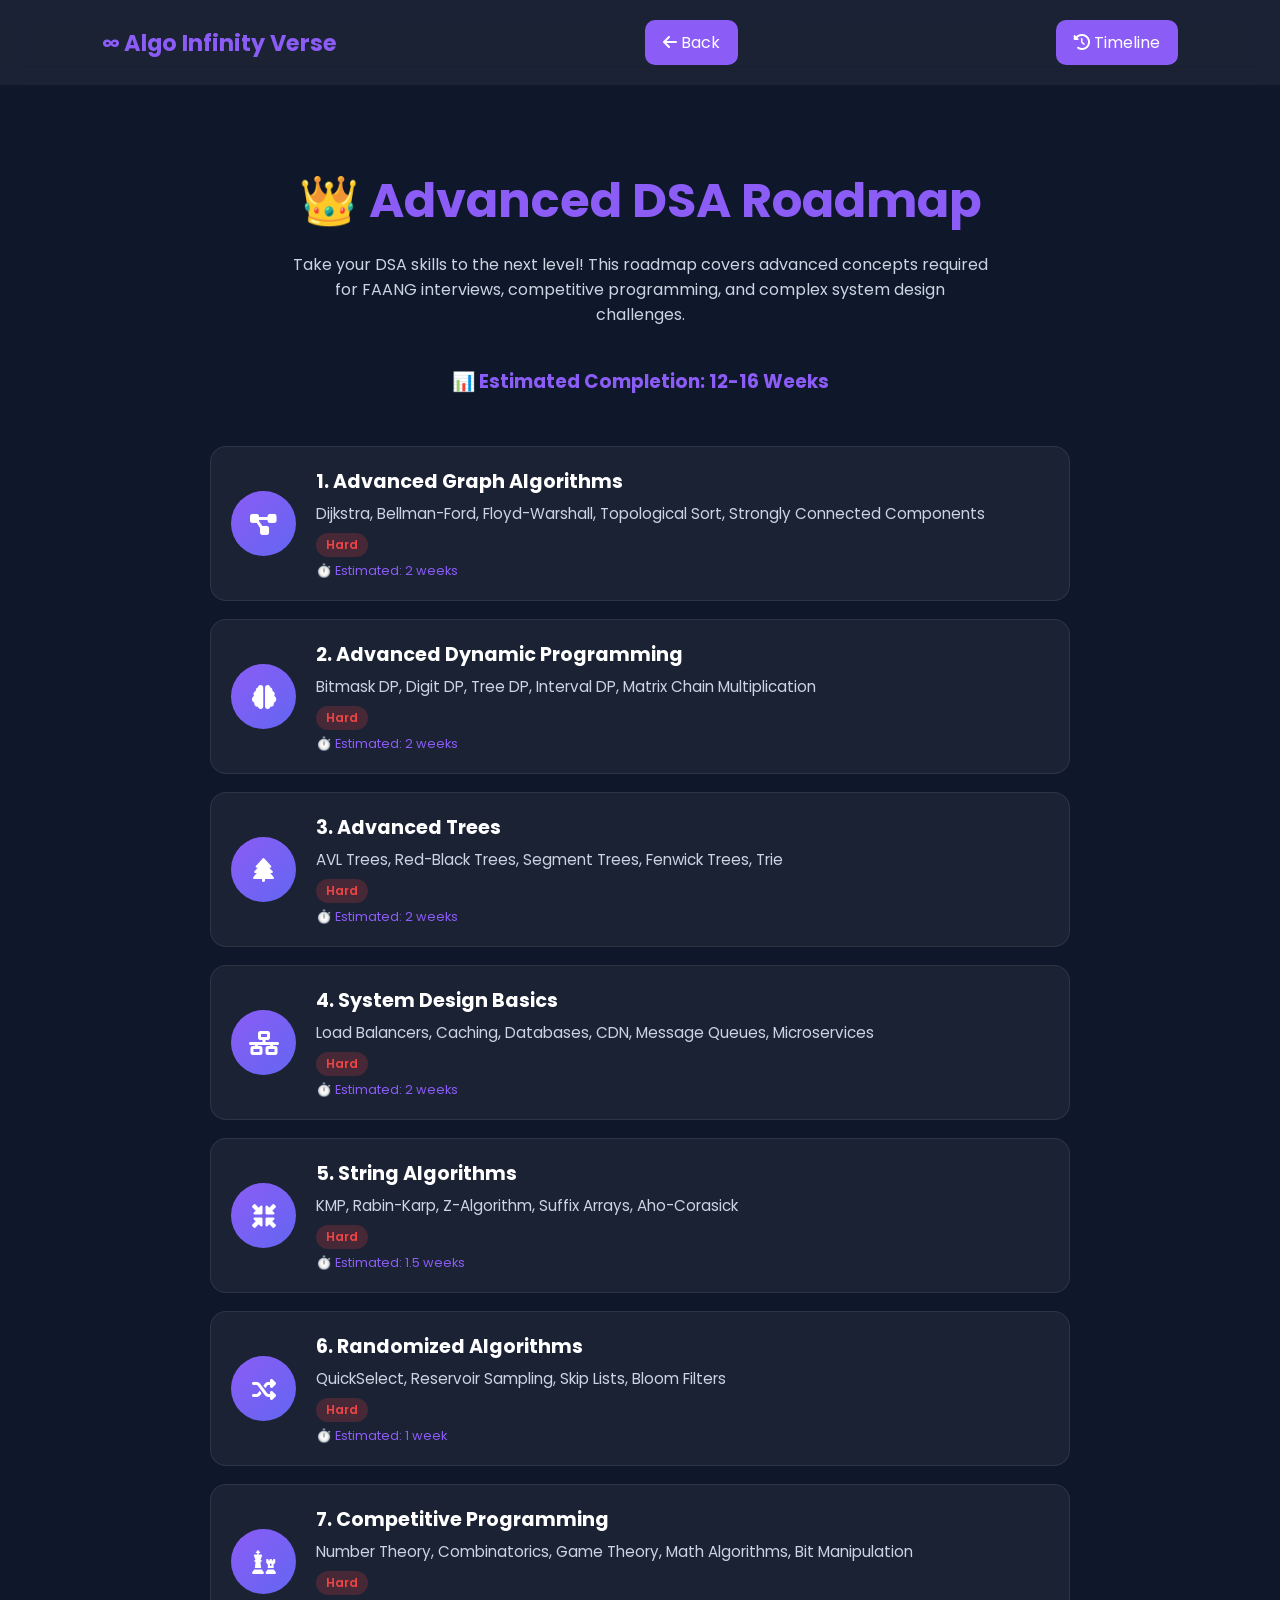
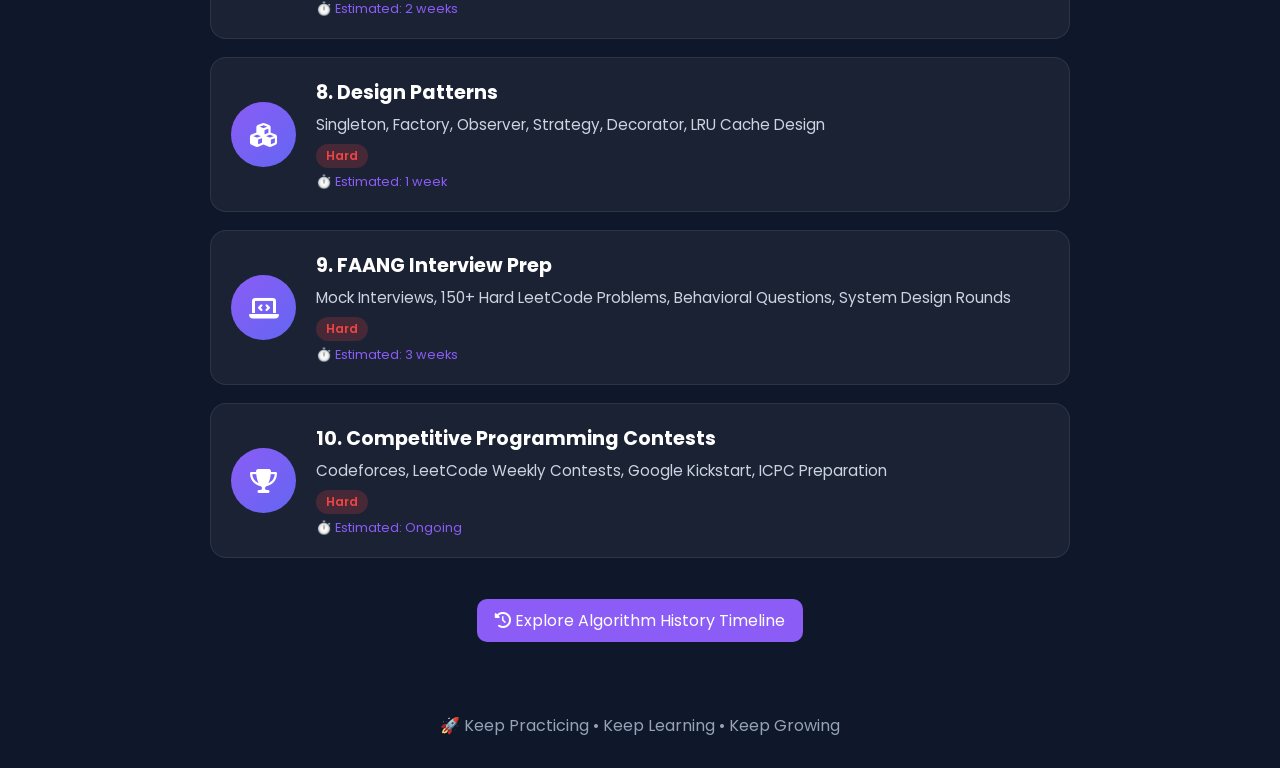
<file: advanced-roadmap.html>
<!DOCTYPE html>
<html lang="en">
<head>
<meta charset="UTF-8">
<meta name="viewport" content="width=device-width, initial-scale=1.0">
<title>Advanced DSA Roadmap | Algo Infinity Verse</title>

<link href="https://fonts.googleapis.com/css2?family=Orbitron:wght@400;700&family=Poppins:wght@300;400;500;600;700&display=swap" rel="stylesheet">
<link rel="stylesheet" href="https://cdnjs.cloudflare.com/ajax/libs/font-awesome/6.4.0/css/all.min.css">

<style>
*{
    margin:0;
    padding:0;
    box-sizing:border-box;
    font-family:'Poppins',sans-serif;
}

body{
    background:#0f172a;
    color:white;
    min-height:100vh;
}

.navbar{
    display:flex;
    justify-content:space-between;
    align-items:center;
    padding:20px 8%;
    background:rgba(255,255,255,0.05);
    backdrop-filter:blur(10px);
    position:sticky;
    top:0;
}

.logo{
    font-size:1.4rem;
    font-weight:700;
    color:#8b5cf6;
}

.back-btn{
    text-decoration:none;
    color:white;
    background:#8b5cf6;
    padding:10px 18px;
    border-radius:10px;
    transition:.3s;
}

.back-btn:hover{
    background:#7c3aed;
}

.hero{
    text-align:center;
    padding:80px 20px 40px;
}

.hero h1{
    font-size:3rem;
    margin-bottom:15px;
    color:#8b5cf6;
}

.hero p{
    max-width:700px;
    margin:auto;
    color:#cbd5e1;
}

.roadmap-container{
    max-width:900px;
    margin:50px auto;
    padding:0 20px;
}

.roadmap-item{
    display:flex;
    align-items:center;
    gap:20px;
    background:rgba(255,255,255,0.05);
    border:1px solid rgba(255,255,255,0.08);
    border-radius:16px;
    padding:20px;
    margin-bottom:18px;
    transition:.3s;
}

.roadmap-item:hover{
    transform:translateX(10px);
    border-color:#8b5cf6;
    box-shadow:0 0 20px rgba(139,92,246,.3);
}

.icon-box{
    width:65px;
    height:65px;
    border-radius:50%;
    background:linear-gradient(135deg,#8b5cf6,#6366f1);
    display:flex;
    justify-content:center;
    align-items:center;
    font-size:1.5rem;
    flex-shrink:0;
}

.content h2{
    margin-bottom:6px;
    font-size:1.2rem;
}

.content p{
    color:#cbd5e1;
    font-size:.95rem;
}

.badge{
    display:inline-block;
    padding:3px 10px;
    border-radius:20px;
    font-size:0.75rem;
    font-weight:600;
    margin-top:8px;
}

.badge-easy{ background:rgba(34,197,94,0.2); color:#22c55e; }
.badge-medium{ background:rgba(234,179,8,0.2); color:#eab308; }
.badge-hard{ background:rgba(239,68,68,0.2); color:#ef4444; }

.time-estimate{
    font-size:0.8rem;
    color:#8b5cf6;
    margin-top:5px;
}

.footer{
    text-align:center;
    padding:30px;
    color:#94a3b8;
    margin-top:50px;
}

.progress-section{
    max-width:900px;
    margin:0 auto 40px;
    padding:0 20px;
    text-align:center;
}

.progress-section h3{
    color:#8b5cf6;
    margin-bottom:10px;
}

@media(max-width:768px){
    .hero h1{ font-size:2rem; }
    .roadmap-item{
        flex-direction:column;
        text-align:center;
    }
}
</style>
</head>
<body>

<nav class="navbar">
    <div class="logo">∞ Algo Infinity Verse</div>
    <a href="index.html#roadmap" class="back-btn">
        <i class="fas fa-arrow-left"></i> Back
    </a>
    <a href="algorithm-timeline.html" class="back-btn" style="margin-left:10px;">
        <i class="fas fa-history"></i> Timeline
    </a>
</nav>

<section class="hero">
    <h1>👑 Advanced DSA Roadmap</h1>
    <p>
        Take your DSA skills to the next level! This roadmap covers 
        advanced concepts required for FAANG interviews, competitive 
        programming, and complex system design challenges.
    </p>
</section>

<div class="progress-section">
    <h3>📊 Estimated Completion: 12-16 Weeks</h3>
</div>

<section class="roadmap-container">

    <div class="roadmap-item">
        <div class="icon-box">
            <i class="fas fa-project-diagram"></i>
        </div>
        <div class="content">
            <h2>1. Advanced Graph Algorithms</h2>
            <p>Dijkstra, Bellman-Ford, Floyd-Warshall, Topological Sort, Strongly Connected Components</p>
            <span class="badge badge-hard">Hard</span>
            <div class="time-estimate">⏱️ Estimated: 2 weeks</div>
        </div>
    </div>

    <div class="roadmap-item">
        <div class="icon-box">
            <i class="fas fa-brain"></i>
        </div>
        <div class="content">
            <h2>2. Advanced Dynamic Programming</h2>
            <p>Bitmask DP, Digit DP, Tree DP, Interval DP, Matrix Chain Multiplication</p>
            <span class="badge badge-hard">Hard</span>
            <div class="time-estimate">⏱️ Estimated: 2 weeks</div>
        </div>
    </div>

    <div class="roadmap-item">
        <div class="icon-box">
            <i class="fas fa-tree"></i>
        </div>
        <div class="content">
            <h2>3. Advanced Trees</h2>
            <p>AVL Trees, Red-Black Trees, Segment Trees, Fenwick Trees, Trie</p>
            <span class="badge badge-hard">Hard</span>
            <div class="time-estimate">⏱️ Estimated: 2 weeks</div>
        </div>
    </div>

    <div class="roadmap-item">
        <div class="icon-box">
            <i class="fas fa-network-wired"></i>
        </div>
        <div class="content">
            <h2>4. System Design Basics</h2>
            <p>Load Balancers, Caching, Databases, CDN, Message Queues, Microservices</p>
            <span class="badge badge-hard">Hard</span>
            <div class="time-estimate">⏱️ Estimated: 2 weeks</div>
        </div>
    </div>

    <div class="roadmap-item">
        <div class="icon-box">
            <i class="fas fa-compress-arrows-alt"></i>
        </div>
        <div class="content">
            <h2>5. String Algorithms</h2>
            <p>KMP, Rabin-Karp, Z-Algorithm, Suffix Arrays, Aho-Corasick</p>
            <span class="badge badge-hard">Hard</span>
            <div class="time-estimate">⏱️ Estimated: 1.5 weeks</div>
        </div>
    </div>

    <div class="roadmap-item">
        <div class="icon-box">
            <i class="fas fa-random"></i>
        </div>
        <div class="content">
            <h2>6. Randomized Algorithms</h2>
            <p>QuickSelect, Reservoir Sampling, Skip Lists, Bloom Filters</p>
            <span class="badge badge-hard">Hard</span>
            <div class="time-estimate">⏱️ Estimated: 1 week</div>
        </div>
    </div>

    <div class="roadmap-item">
        <div class="icon-box">
            <i class="fas fa-chess"></i>
        </div>
        <div class="content">
            <h2>7. Competitive Programming</h2>
            <p>Number Theory, Combinatorics, Game Theory, Math Algorithms, Bit Manipulation</p>
            <span class="badge badge-hard">Hard</span>
            <div class="time-estimate">⏱️ Estimated: 2 weeks</div>
        </div>
    </div>

    <div class="roadmap-item">
        <div class="icon-box">
            <i class="fas fa-cubes"></i>
        </div>
        <div class="content">
            <h2>8. Design Patterns</h2>
            <p>Singleton, Factory, Observer, Strategy, Decorator, LRU Cache Design</p>
            <span class="badge badge-hard">Hard</span>
            <div class="time-estimate">⏱️ Estimated: 1 week</div>
        </div>
    </div>

    <div class="roadmap-item">
        <div class="icon-box">
            <i class="fas fa-laptop-code"></i>
        </div>
        <div class="content">
            <h2>9. FAANG Interview Prep</h2>
            <p>Mock Interviews, 150+ Hard LeetCode Problems, Behavioral Questions, System Design Rounds</p>
            <span class="badge badge-hard">Hard</span>
            <div class="time-estimate">⏱️ Estimated: 3 weeks</div>
        </div>
    </div>

    <div class="roadmap-item">
        <div class="icon-box">
            <i class="fas fa-trophy"></i>
        </div>
        <div class="content">
            <h2>10. Competitive Programming Contests</h2>
            <p>Codeforces, LeetCode Weekly Contests, Google Kickstart, ICPC Preparation</p>
            <span class="badge badge-hard">Hard</span>
            <div class="time-estimate">⏱️ Estimated: Ongoing</div>
        </div>
    </div>

</section>

<div style="text-align:center; margin: 2rem 0;">
    <a href="algorithm-timeline.html" class="back-btn">
        <i class="fas fa-history"></i> 
        Explore Algorithm History Timeline
    </a>
</div>

<footer class="footer">
    🚀 Keep Practicing • Keep Learning • Keep Growing
</footer>

</body>
</html>
</file>
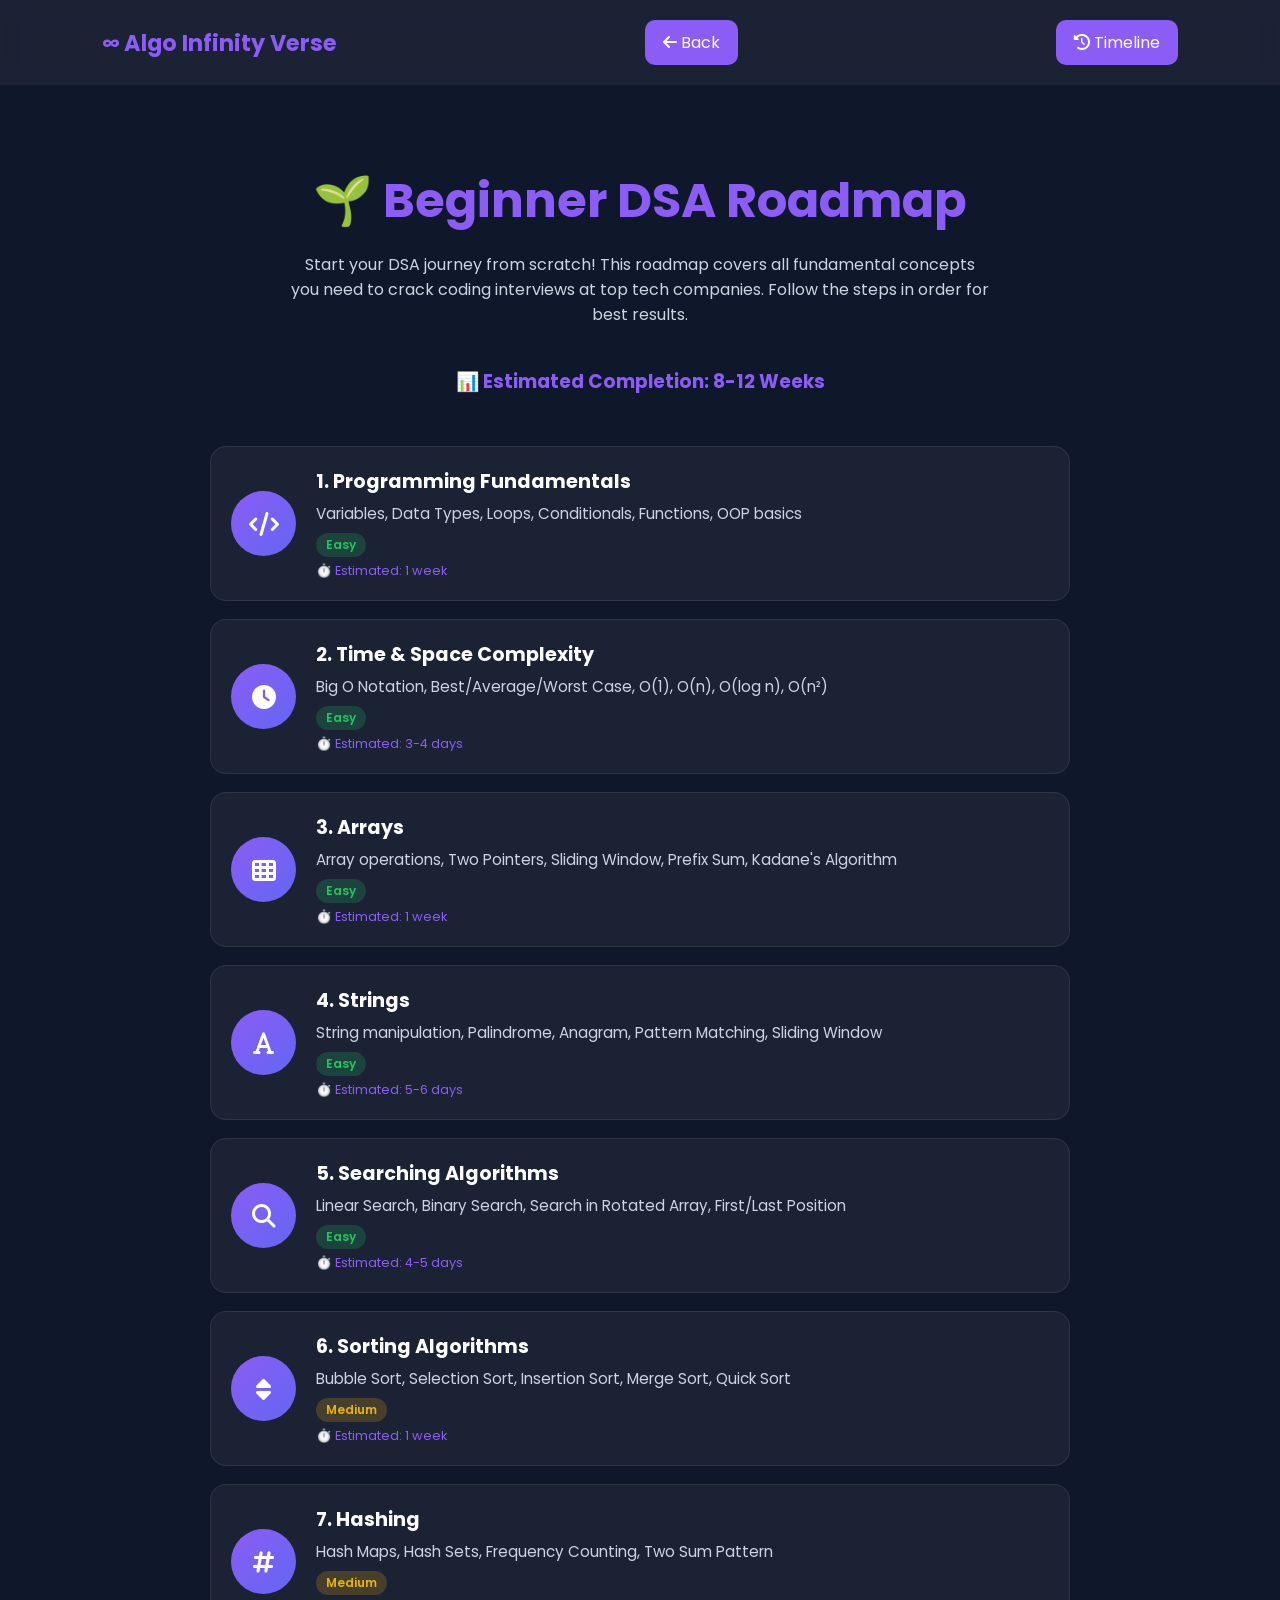
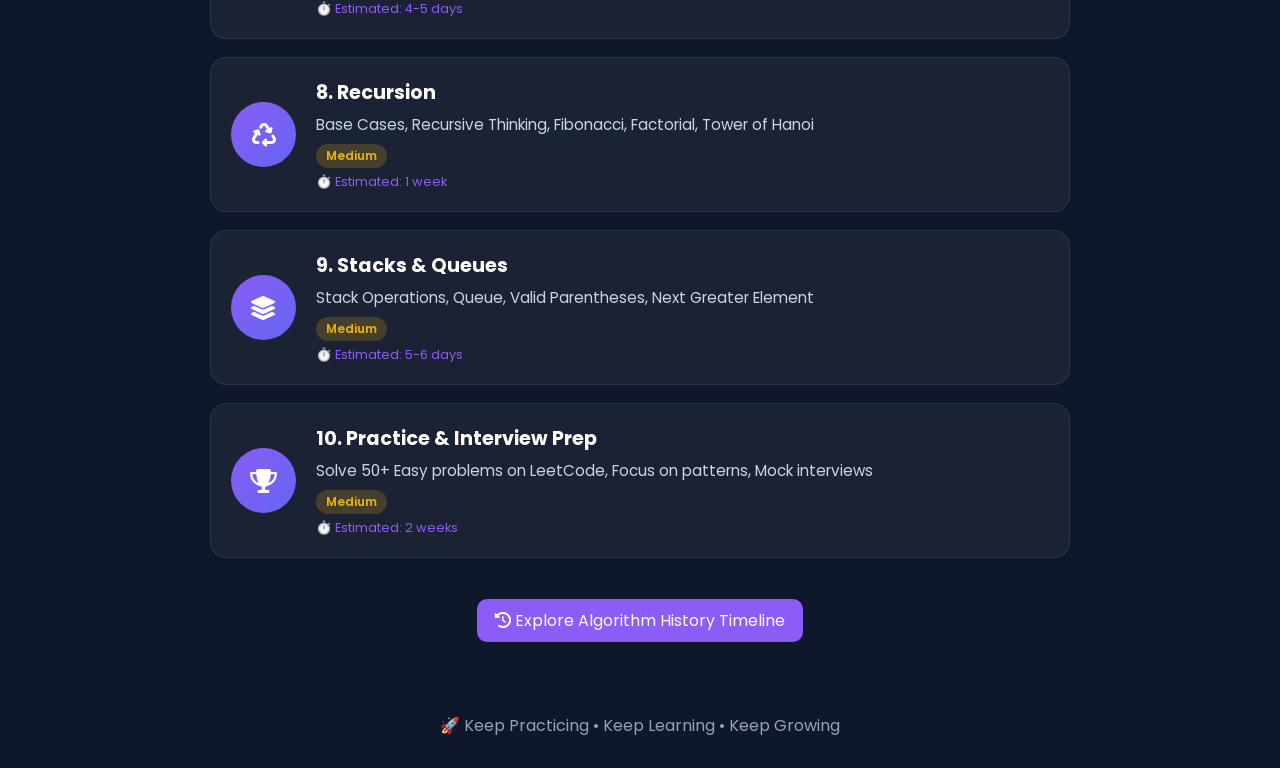
<file: beginner-roadmap.html>
<!DOCTYPE html>
<html lang="en">
<head>
<meta charset="UTF-8">
<meta name="viewport" content="width=device-width, initial-scale=1.0">
<title>Beginner DSA Roadmap | Algo Infinity Verse</title>

<link href="https://fonts.googleapis.com/css2?family=Orbitron:wght@400;700&family=Poppins:wght@300;400;500;600;700&display=swap" rel="stylesheet">
<link rel="stylesheet" href="https://cdnjs.cloudflare.com/ajax/libs/font-awesome/6.4.0/css/all.min.css">

<style>
*{
    margin:0;
    padding:0;
    box-sizing:border-box;
    font-family:'Poppins',sans-serif;
}

body{
    background:#0f172a;
    color:white;
    min-height:100vh;
}

.navbar{
    display:flex;
    justify-content:space-between;
    align-items:center;
    padding:20px 8%;
    background:rgba(255,255,255,0.05);
    backdrop-filter:blur(10px);
    position:sticky;
    top:0;
}

.logo{
    font-size:1.4rem;
    font-weight:700;
    color:#8b5cf6;
}

.back-btn{
    text-decoration:none;
    color:white;
    background:#8b5cf6;
    padding:10px 18px;
    border-radius:10px;
    transition:.3s;
}

.back-btn:hover{
    background:#7c3aed;
}

.hero{
    text-align:center;
    padding:80px 20px 40px;
}

.hero h1{
    font-size:3rem;
    margin-bottom:15px;
    color:#8b5cf6;
}

.hero p{
    max-width:700px;
    margin:auto;
    color:#cbd5e1;
}

.roadmap-container{
    max-width:900px;
    margin:50px auto;
    padding:0 20px;
}

.roadmap-item{
    display:flex;
    align-items:center;
    gap:20px;
    background:rgba(255,255,255,0.05);
    border:1px solid rgba(255,255,255,0.08);
    border-radius:16px;
    padding:20px;
    margin-bottom:18px;
    transition:.3s;
}

.roadmap-item:hover{
    transform:translateX(10px);
    border-color:#8b5cf6;
    box-shadow:0 0 20px rgba(139,92,246,.3);
}

.icon-box{
    width:65px;
    height:65px;
    border-radius:50%;
    background:linear-gradient(135deg,#8b5cf6,#6366f1);
    display:flex;
    justify-content:center;
    align-items:center;
    font-size:1.5rem;
    flex-shrink:0;
}

.content h2{
    margin-bottom:6px;
    font-size:1.2rem;
}

.content p{
    color:#cbd5e1;
    font-size:.95rem;
}

.badge{
    display:inline-block;
    padding:3px 10px;
    border-radius:20px;
    font-size:0.75rem;
    font-weight:600;
    margin-top:8px;
}

.badge-easy{ background:rgba(34,197,94,0.2); color:#22c55e; }
.badge-medium{ background:rgba(234,179,8,0.2); color:#eab308; }
.badge-hard{ background:rgba(239,68,68,0.2); color:#ef4444; }

.time-estimate{
    font-size:0.8rem;
    color:#8b5cf6;
    margin-top:5px;
}

.footer{
    text-align:center;
    padding:30px;
    color:#94a3b8;
    margin-top:50px;
}

.progress-section{
    max-width:900px;
    margin:0 auto 40px;
    padding:0 20px;
    text-align:center;
}

.progress-section h3{
    color:#8b5cf6;
    margin-bottom:10px;
}

.progress-bar-container{
    background:rgba(255,255,255,0.1);
    border-radius:10px;
    height:10px;
    overflow:hidden;
}

.progress-bar-fill{
    height:100%;
    background:linear-gradient(90deg,#8b5cf6,#6366f1);
    border-radius:10px;
    width:0%;
    transition:width 1s ease;
}

@media(max-width:768px){
    .hero h1{ font-size:2rem; }
    .roadmap-item{
        flex-direction:column;
        text-align:center;
    }
}
</style>
</head>
<body>

<nav class="navbar">
    <div class="logo">∞ Algo Infinity Verse</div>
    <a href="index.html#roadmap" class="back-btn">
        <i class="fas fa-arrow-left"></i> Back
    </a>
    <a href="algorithm-timeline.html" class="back-btn" style="margin-left:10px;">
        <i class="fas fa-history"></i> Timeline
    </a>
</nav>

<section class="hero">
    <h1>🌱 Beginner DSA Roadmap</h1>
    <p>
        Start your DSA journey from scratch! This roadmap covers 
        all fundamental concepts you need to crack coding interviews 
        at top tech companies. Follow the steps in order for best results.
    </p>
</section>

<div class="progress-section">
    <h3>📊 Estimated Completion: 8-12 Weeks</h3>
</div>

<section class="roadmap-container">

    <div class="roadmap-item">
        <div class="icon-box">
            <i class="fas fa-code"></i>
        </div>
        <div class="content">
            <h2>1. Programming Fundamentals</h2>
            <p>Variables, Data Types, Loops, Conditionals, Functions, OOP basics</p>
            <span class="badge badge-easy">Easy</span>
            <div class="time-estimate">⏱️ Estimated: 1 week</div>
        </div>
    </div>

    <div class="roadmap-item">
        <div class="icon-box">
            <i class="fas fa-clock"></i>
        </div>
        <div class="content">
            <h2>2. Time & Space Complexity</h2>
            <p>Big O Notation, Best/Average/Worst Case, O(1), O(n), O(log n), O(n²)</p>
            <span class="badge badge-easy">Easy</span>
            <div class="time-estimate">⏱️ Estimated: 3-4 days</div>
        </div>
    </div>

    <div class="roadmap-item">
        <div class="icon-box">
            <i class="fas fa-th"></i>
        </div>
        <div class="content">
            <h2>3. Arrays</h2>
            <p>Array operations, Two Pointers, Sliding Window, Prefix Sum, Kadane's Algorithm</p>
            <span class="badge badge-easy">Easy</span>
            <div class="time-estimate">⏱️ Estimated: 1 week</div>
        </div>
    </div>

    <div class="roadmap-item">
        <div class="icon-box">
            <i class="fas fa-font"></i>
        </div>
        <div class="content">
            <h2>4. Strings</h2>
            <p>String manipulation, Palindrome, Anagram, Pattern Matching, Sliding Window</p>
            <span class="badge badge-easy">Easy</span>
            <div class="time-estimate">⏱️ Estimated: 5-6 days</div>
        </div>
    </div>

    <div class="roadmap-item">
        <div class="icon-box">
            <i class="fas fa-search"></i>
        </div>
        <div class="content">
            <h2>5. Searching Algorithms</h2>
            <p>Linear Search, Binary Search, Search in Rotated Array, First/Last Position</p>
            <span class="badge badge-easy">Easy</span>
            <div class="time-estimate">⏱️ Estimated: 4-5 days</div>
        </div>
    </div>

    <div class="roadmap-item">
        <div class="icon-box">
            <i class="fas fa-sort"></i>
        </div>
        <div class="content">
            <h2>6. Sorting Algorithms</h2>
            <p>Bubble Sort, Selection Sort, Insertion Sort, Merge Sort, Quick Sort</p>
            <span class="badge badge-medium">Medium</span>
            <div class="time-estimate">⏱️ Estimated: 1 week</div>
        </div>
    </div>

    <div class="roadmap-item">
        <div class="icon-box">
            <i class="fas fa-hashtag"></i>
        </div>
        <div class="content">
            <h2>7. Hashing</h2>
            <p>Hash Maps, Hash Sets, Frequency Counting, Two Sum Pattern</p>
            <span class="badge badge-medium">Medium</span>
            <div class="time-estimate">⏱️ Estimated: 4-5 days</div>
        </div>
    </div>

    <div class="roadmap-item">
        <div class="icon-box">
            <i class="fas fa-recycle"></i>
        </div>
        <div class="content">
            <h2>8. Recursion</h2>
            <p>Base Cases, Recursive Thinking, Fibonacci, Factorial, Tower of Hanoi</p>
            <span class="badge badge-medium">Medium</span>
            <div class="time-estimate">⏱️ Estimated: 1 week</div>
        </div>
    </div>

    <div class="roadmap-item">
        <div class="icon-box">
            <i class="fas fa-layer-group"></i>
        </div>
        <div class="content">
            <h2>9. Stacks & Queues</h2>
            <p>Stack Operations, Queue, Valid Parentheses, Next Greater Element</p>
            <span class="badge badge-medium">Medium</span>
            <div class="time-estimate">⏱️ Estimated: 5-6 days</div>
        </div>
    </div>

    <div class="roadmap-item">
        <div class="icon-box">
            <i class="fas fa-trophy"></i>
        </div>
        <div class="content">
            <h2>10. Practice & Interview Prep</h2>
            <p>Solve 50+ Easy problems on LeetCode, Focus on patterns, Mock interviews</p>
            <span class="badge badge-medium">Medium</span>
            <div class="time-estimate">⏱️ Estimated: 2 weeks</div>
        </div>
    </div>

</section>

<div style="text-align:center; margin: 2rem 0;">
    <a href="algorithm-timeline.html" class="back-btn">
        <i class="fas fa-history"></i> 
        Explore Algorithm History Timeline
    </a>
</div>

<footer class="footer">
    🚀 Keep Practicing • Keep Learning • Keep Growing
</footer>

</body>
</html>
</file>
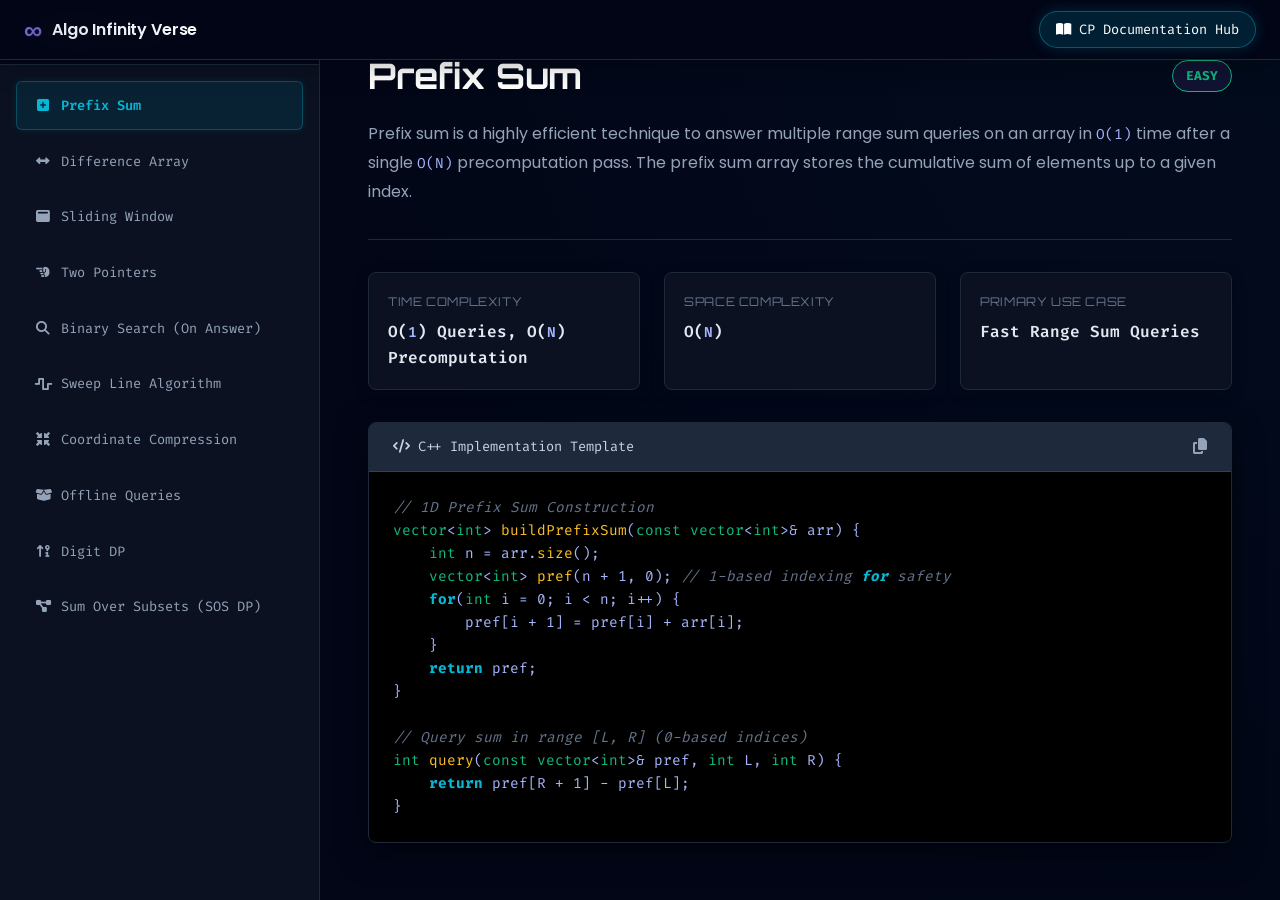
<file: cp-patterns.html>
<!doctype html>
<html lang="en">
<head>
    <meta charset="UTF-8" />
    <meta name="viewport" content="width=device-width, initial-scale=1.0" />
    <title>CP Patterns Library | Algo Infinity Verse</title>
    <meta name="description" content="Centralized learning hub for Competitive Programming patterns and algorithms." />
    
    <link href="https://fonts.googleapis.com/css2?family=Orbitron:wght@400;700;900&family=Poppins:wght@300;400;500;600;700&family=Fira+Code:wght@400;500;600&display=swap" rel="stylesheet" />
    <link rel="stylesheet" href="https://cdnjs.cloudflare.com/ajax/libs/font-awesome/6.4.0/css/all.min.css" />
    
    <link rel="stylesheet" href="styles.css" />
    <link rel="stylesheet" href="cp-patterns.css" />
</head>
<body class="cp-body">

    <nav class="navbar cp-nav">
        <div class="nav-logo">
            <span class="logo-text">∞</span>
            <span class="logo-title">Algo Infinity Verse</span>
        </div>
        <div class="engine-badge">
            <i class="fas fa-book-open"></i> CP Documentation Hub
        </div>
    </nav>

    <main class="cp-workspace">
        
        <aside class="panel-sidebar">
            <div class="sidebar-header">
                <h3><i class="fas fa-list-ul"></i> Patterns List</h3>
            </div>
            <ul class="pattern-nav" id="patternNav">
                </ul>
        </aside>

        <section class="panel-content">
            <div class="content-scroll-area">
                <div class="pattern-header">
                    <div class="title-row">
                        <h1 id="patternTitle">Select a Pattern</h1>
                        <span class="difficulty-badge" id="patternDifficulty">Medium</span>
                    </div>
                    <p class="pattern-desc" id="patternDesc">
                        Choose a competitive programming pattern from the sidebar to view its documentation, complexity analysis, and implementation template.
                    </p>
                </div>

                <div class="metrics-grid hidden" id="metricsGrid">
                    <div class="metric-card">
                        <span class="m-label">Time Complexity</span>
                        <span class="m-value" id="timeComplexity">-</span>
                    </div>
                    <div class="metric-card">
                        <span class="m-label">Space Complexity</span>
                        <span class="m-value" id="spaceComplexity">-</span>
                    </div>
                    <div class="metric-card">
                        <span class="m-label">Primary Use Case</span>
                        <span class="m-value" id="useCase">-</span>
                    </div>
                </div>

                <div class="code-section hidden" id="codeSection">
                    <div class="code-header">
                        <span><i class="fas fa-code"></i> C++ Implementation Template</span>
                        <button type="button" class="btn-copy" id="btnCopyCode" title="Copy to clipboard">
                            <i class="fas fa-copy"></i>
                        </button>
                    </div>
                    <pre><code class="language-cpp" id="codeTemplate">// Code template will appear here</code></pre>
                </div>
            </div>
        </section>

    </main>

    <script src="cp-patterns.js"></script>
</body>
</html>
</file>
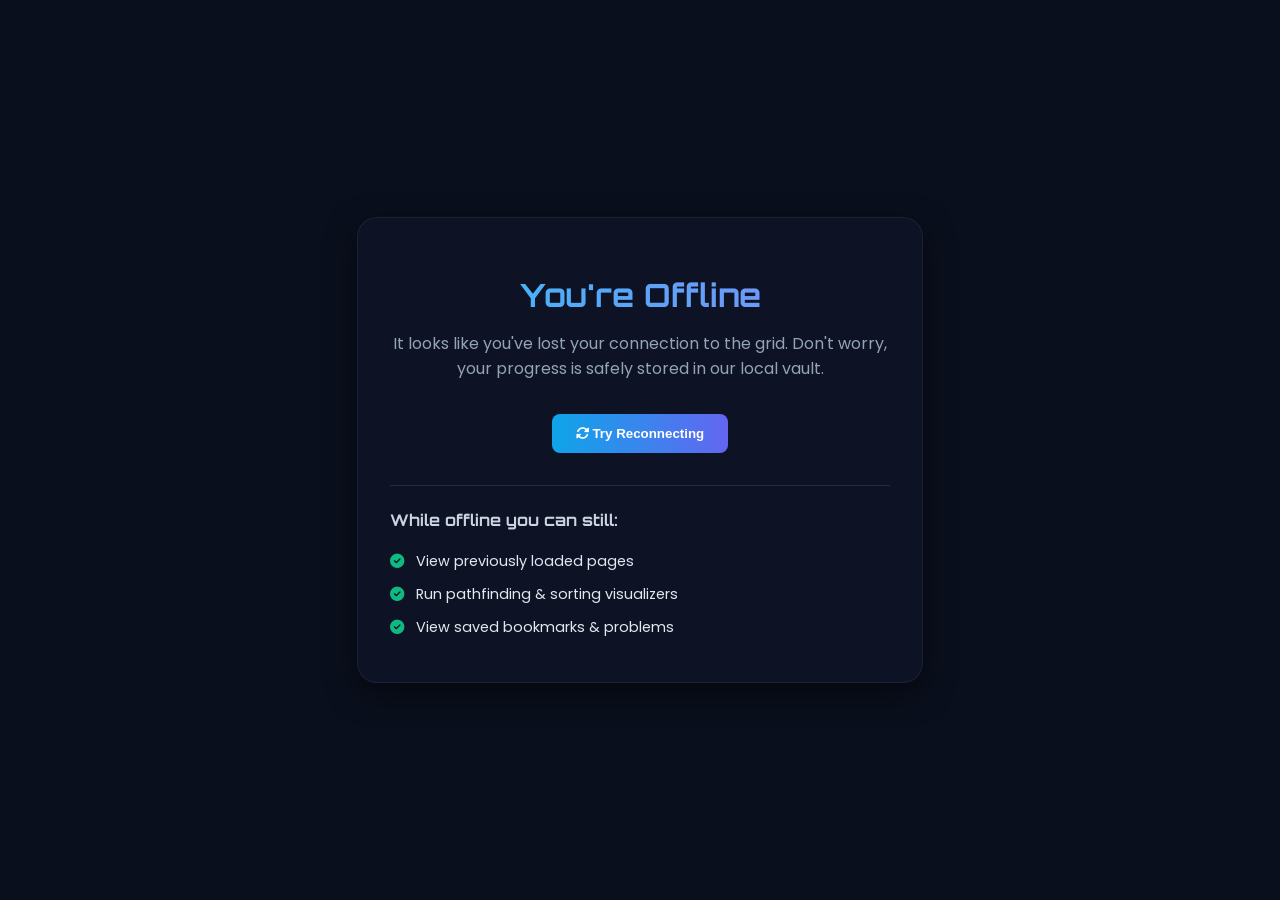
<file: offline.html>
<!DOCTYPE html>
<html lang="en">
<head>
    <meta charset="UTF-8">
    <meta name="viewport" content="width=device-width, initial-scale=1.0">
    <title>Offline | Algo Infinity Verse</title>
    <link href="https://fonts.googleapis.com/css2?family=Orbitron:wght@400;700&family=Poppins:wght@300;400;600&display=swap" rel="stylesheet">
    <link rel="stylesheet" href="https://cdnjs.cloudflare.com/ajax/libs/font-awesome/6.4.0/css/all.min.css">
    <style>
        body {
            margin: 0;
            padding: 0;
            font-family: 'Poppins', sans-serif;
            background-color: #0a0f1d;
            color: #e2e8f0;
            display: flex;
            align-items: center;
            justify-content: center;
            min-height: 100vh;
            text-align: center;
            overflow: hidden;
        }
        .offline-container {
            padding: 2rem;
            max-width: 500px;
            background: rgba(16, 23, 42, 0.6);
            border: 1px solid rgba(148, 163, 184, 0.1);
            border-radius: 20px;
            box-shadow: 0 10px 30px rgba(0, 0, 0, 0.5);
            backdrop-filter: blur(10px);
        }
        .icon {
            font-size: 5rem;
            color: #38bdf8;
            margin-bottom: 1rem;
            animation: pulse 2s infinite;
        }
        @keyframes pulse {
            0% { transform: scale(1); opacity: 1; }
            50% { transform: scale(1.1); opacity: 0.7; }
            100% { transform: scale(1); opacity: 1; }
        }
        h1 {
            font-family: 'Orbitron', sans-serif;
            font-size: 2rem;
            margin: 0 0 1rem 0;
            background: linear-gradient(to right, #38bdf8, #818cf8);
            -webkit-background-clip: text;
            -webkit-text-fill-color: transparent;
        }
        p {
            font-size: 1rem;
            color: #94a3b8;
            margin-bottom: 2rem;
            line-height: 1.6;
        }
        .btn {
            display: inline-block;
            padding: 0.75rem 1.5rem;
            background: linear-gradient(to right, #0ea5e9, #6366f1);
            color: white;
            text-decoration: none;
            border-radius: 8px;
            font-weight: 600;
            transition: all 0.3s ease;
            border: none;
            cursor: pointer;
        }
        .btn:hover {
            transform: translateY(-2px);
            box-shadow: 0 5px 15px rgba(14, 165, 233, 0.4);
        }
        .features {
            text-align: left;
            margin-top: 2rem;
            padding-top: 1.5rem;
            border-top: 1px solid rgba(255, 255, 255, 0.1);
        }
        .feature-item {
            margin-bottom: 0.75rem;
            font-size: 0.9rem;
        }
        .feature-item i {
            color: #10b981;
            margin-right: 0.5rem;
        }
    </style>
</head>
<body>
    <div class="offline-container">
        <i class="fas fa-wifi-slash icon"></i>
        <h1>You're Offline</h1>
        <p>It looks like you've lost your connection to the grid. Don't worry, your progress is safely stored in our local vault.</p>
        
        <button type="button" class="btn" onclick="window.location.reload()">
            <i class="fas fa-sync-alt"></i> Try Reconnecting
        </button>

        <div class="features">
            <h4 style="margin-top:0; color:#cbd5e1; font-family:'Orbitron', sans-serif;">While offline you can still:</h4>
            <div class="feature-item"><i class="fas fa-check-circle"></i> View previously loaded pages</div>
            <div class="feature-item"><i class="fas fa-check-circle"></i> Run pathfinding & sorting visualizers</div>
            <div class="feature-item"><i class="fas fa-check-circle"></i> View saved bookmarks & problems</div>
        </div>
    </div>
</body>
</html>
</file>
<file: styles.css>
/* ===== CSS VARIABLES ===== */
:root {
  /* Colors */
  --primary: #7c3aed;
  --primary-rgb: 124, 58, 237;
  --primary-light: #a78bfa;
  --secondary: #3b82f6;
  --accent: #06b6d4;
  --dark-bg: #0a0a1a;
  --dark-surface: #1a1a3e;
  --dark-card: #252550;
  --text-primary: #ffffff;
  --text-secondary: #a1a1aa;
  --gradient-1: linear-gradient(135deg, #667eea 0%, #764ba2 100%);
  --gradient-2: linear-gradient(135deg, #f093fb 0%, #f5576c 100%);
  --gradient-3: linear-gradient(135deg, #4facfe 0%, #00f2fe 100%);
  --gradient-4: linear-gradient(135deg, #43e97b 0%, #38f9d7 100%);
  --glass-bg: rgba(255, 255, 255, 0.05);
  --glass-border: rgba(255, 255, 255, 0.1);
  --glass-shadow: 0 8px 32px 0 rgba(31, 38, 135, 0.37);
}

/* ===== GLOBAL STYLES ===== */
* {
  margin: 0;
  padding: 0;
  box-sizing: border-box;
}

html {
  scroll-behavior: smooth;
  /* Offset anchor-link scroll targets so they clear the fixed navbar */
  scroll-padding-top: 72px;
}

body {
  font-family: "Poppins", sans-serif;
  background: var(--dark-bg);
  color: var(--text-primary);
  line-height: 1.6;
  overflow-x: hidden;
  width: 100%;
  max-width: 100%;
  margin: 0;
  padding: 0;
}

.hidden {
  display: none !important;
}

.visually-hidden {
  position: absolute !important;
  width: 1px !important;
  height: 1px !important;
  padding: 0 !important;
  margin: -1px !important;
  overflow: hidden !important;
  clip: rect(0, 0, 0, 0) !important;
  white-space: nowrap !important;
  border: 0 !important;
}

/* ===== ACCESSIBILITY FOCUS STATES ===== */
:focus-visible,
.focus-visible {
  outline: 2px solid var(--accent) !important;
  outline-offset: 2px !important;
  box-shadow: 0 0 0 4px rgba(6, 182, 212, 0.3) !important;
  border-radius: 4px;
}

/* ===== LOADING SCREEN ===== */
#loading-screen {
  position: fixed;
  top: 0;
  left: 0;
  width: 100%;
  height: 100%;
  background: var(--dark-bg, #0a0a0a);
  z-index: 10001;
  display: flex;
  justify-content: center;
  align-items: center;
  transition:
    opacity 0.5s ease,
    visibility 0.5s ease;
}

#loading-screen.hidden {
  opacity: 0;
  visibility: hidden;
  pointer-events: none;
}

.loader {
  text-align: center;
}

.big-box {
  transition: transform 0.3s ease-in-out;
}

.big-box:hover {
  transform: scale(1.05);
}

#profile .big-box:hover {
  transform: none;
}


.infinity-loader {
  font-size: 6rem;
  font-weight: 900;
  background: var(
    --gradient-1,
    linear-gradient(135deg, #667eea 0%, #764ba2 100%)
  );
  -webkit-background-clip: text;
  background-clip: text;
  -webkit-text-fill-color: transparent;
  animation: pulse 2s infinite;
}

@keyframes pulse {
  0%,
  100% {
    transform: scale(1);
  }
  50% {
    transform: scale(1.05);
  }
}

.loading-bar {
  width: 300px;
  height: 6px;
  background: var(--dark-card, #1a1a1a);
  border-radius: 3px;
  margin: 20px auto;
  overflow: hidden;
}

.loading-progress {
  height: 100%;
  background: var(
    --gradient-1,
    linear-gradient(135deg, #667eea 0%, #764ba2 100%)
  );
  width: 0%;
  animation: loadProgress 2s ease-in-out forwards;
}

@keyframes loadProgress {
  0% {
    width: 0%;
  }
  100% {
    width: 100%;
  }
}

.loading-text {
  color: var(--text-secondary, #888);
  font-size: 0.9rem;
  margin-top: 10px;
  animation: textPulse 1.5s ease-in-out infinite;
}

@keyframes textPulse {
  0%,
  100% {
    opacity: 0.6;
  }
  50% {
    opacity: 1;
  }
}

@media (prefers-reduced-motion: reduce) {
  #loading-screen {
    transition: none;
  }

  .infinity-loader {
    animation: none;
  }

  .loading-progress {
    animation: none;
    width: 100%;
  }

  .big-box {
    transition: none;
  }

  .big-box:hover {
    transform: none;
  }

  .loading-text {
    animation: none;
  }
}

@media (max-width: 768px) {
  .infinity-loader {
    font-size: 4rem;
  }

  .loading-bar {
    width: 200px;
  }
}

@media (max-width: 480px) {
  .infinity-loader {
    font-size: 3rem;
  }

  .loading-bar {
    width: 150px;
  }
}

/* ===== SCROLL TO TOP ===== */
.scroll-top-btn {
  position: fixed;
  bottom: 30px;
  right: 30px;
  width: 50px;
  height: 50px;
  border-radius: 50%;
  background: var(--gradient-1);
  border: none;
  color: white;
  font-size: 1.2rem;
  cursor: pointer;
  opacity: 0;
  pointer-events: none;
  transition: all 0.3s ease;
  z-index: 1000;
  box-shadow: var(--glass-shadow);
}

.scroll-top-btn.visible {
  opacity: 1;
  pointer-events: all;
}

.scroll-top-btn:hover {
  transform: translateY(-5px);
}

/* Did You Know? Facts Section */
.facts-card {
  background: linear-gradient(
    135deg,
    rgba(124, 58, 237, 0.08),
    rgba(59, 130, 246, 0.08)
  );
  border: 1px solid rgba(124, 58, 237, 0.15);
  border-radius: 16px;
  padding: 1.5rem 2rem;
  margin: 1.5rem 0;
  transition: all 0.3s ease;
}

.facts-card:hover {
  transform: translateY(-2px);
  box-shadow: 0 8px 30px rgba(124, 58, 237, 0.1);
}

.facts-header {
  display: flex;
  justify-content: space-between;
  align-items: center;
  margin-bottom: 0.75rem;
}

.facts-title {
  display: flex;
  align-items: center;
  gap: 0.5rem;
}

.facts-icon {
  font-size: 1.5rem;
}

.facts-title h3 {
  font-size: 1.1rem;
  font-weight: 700;
  color: var(--text-primary);
  margin: 0;
}

.facts-btn {
  padding: 0.4rem 1.2rem;
  background: linear-gradient(135deg, #7c3aed, #6d28d9);
  color: white;
  border: none;
  border-radius: 20px;
  cursor: pointer;
  font-size: 0.8rem;
  font-weight: 600;
  transition: all 0.3s ease;
  white-space: nowrap;
}

.facts-btn:hover {
  transform: scale(1.05);
  box-shadow: 0 4px 15px rgba(124, 58, 237, 0.4);
}

.facts-content {
  padding: 0.5rem 0;
}

.fact-text {
  font-size: 1.1rem;
  line-height: 1.6;
  color: var(--text-primary);
  margin: 0 0 0.75rem 0;
  min-height: 3.2rem;
}

.facts-footer {
  display: flex;
  justify-content: space-between;
  align-items: center;
  font-size: 0.8rem;
  color: var(--text-secondary);
  opacity: 0.7;
  border-top: 1px solid rgba(124, 58, 237, 0.1);
  padding-top: 0.75rem;
}

.facts-counter {
  background: rgba(124, 58, 237, 0.1);
  padding: 0.2rem 0.8rem;
  border-radius: 12px;
  font-weight: 600;
  font-size: 0.7rem;
  color: #7c3aed;
}

/* Dark Mode Support */
.dark .facts-card {
  background: linear-gradient(
    135deg,
    rgba(124, 58, 237, 0.15),
    rgba(59, 130, 246, 0.1)
  );
  border-color: rgba(124, 58, 237, 0.25);
}

.dark .facts-btn {
  background: linear-gradient(135deg, #7c3aed, #5b21b6);
}

.dark .facts-counter {
  background: rgba(124, 58, 237, 0.2);
  color: #8b5cf6;
}

/* Responsive */
@media (max-width: 600px) {
  .facts-card {
    padding: 1rem 1.25rem;
  }

  .facts-header {
    flex-direction: column;
    align-items: flex-start;
    gap: 0.5rem;
  }

  .facts-btn {
    align-self: flex-start;
    font-size: 0.7rem;
    padding: 0.3rem 1rem;
  }

  .fact-text {
    font-size: 0.95rem;
  }

  .facts-footer {
    flex-direction: column;
    align-items: flex-start;
    gap: 0.3rem;
  }
}

/* ===== AUTHENTICATION ===== */
.auth-page {
  height: 100vh;
  display: grid;
  place-items: center;
  padding: 1rem;
  background:
    radial-gradient(
      circle at top left,
      rgba(6, 182, 212, 0.18),
      transparent 34rem
    ),
    radial-gradient(
      circle at bottom right,
      rgba(124, 58, 237, 0.2),
      transparent 32rem
    ),
    var(--dark-bg);
}

.auth-panel {
  width: min(100%, 420px);
  padding: 1.5rem;
  border-radius: 8px;
}

.auth-brand {
  text-align: center;
  margin-bottom: 1rem;
}

body[data-page="login"],
body[data-page="signup"] {
  overflow: hidden;
}

body[data-page="signup"] .auth-panel {
  padding: 1rem;
}

body[data-page="signup"] .auth-brand {
  margin-bottom: 0.5rem;
}

body[data-page="signup"] .auth-brand p {
  display: none;
}

body[data-page="signup"] .auth-mark {
  width: 36px;
  height: 36px;
  margin-bottom: 0.4rem;
  font-size: 1.5rem;
}

body[data-page="signup"] .auth-brand h1 {
  margin-bottom: 0;
}

body[data-page="signup"] .auth-form {
  gap: 0.5rem;
}

body[data-page="signup"] .form-group {
  gap: 0.2rem;
}

body[data-page="signup"] .form-group input {
  min-height: 36px;
  padding: 0.35rem 0.7rem;
}

body[data-page="signup"] .auth-submit {
  min-height: 36px;
}

body[data-page="signup"] .password-meter {
  height: 4px;
}

body[data-page="signup"] .auth-divider {
  margin: 0.4rem 0;
  gap: 0.5rem;
}

body[data-page="signup"] .google-btn {
  padding: 0.5rem 1.5rem;
}

body[data-page="signup"] .auth-switch {
  margin-top: 0.4rem;
}

.auth-mark {
  display: inline-grid;
  place-items: center;
  width: 48px;
  height: 48px;
  margin-bottom: 0.75rem;
  border-radius: 50%;
  background: var(--gradient-1);
  color: white;
  font-family: "Orbitron", sans-serif;
  font-size: 2rem;
  font-weight: 900;
}

.auth-brand h1 {
  font-family: "Orbitron", sans-serif;
  font-size: 1.5rem;
  margin-bottom: 0.3rem;
}

.auth-brand p,
.auth-switch,
.form-group small {
  color: var(--text-secondary);
}

.auth-form {
  display: grid;
  gap: 0.75rem;
}

.form-group {
  display: grid;
  gap: 0.45rem;
}

.form-group label {
  font-weight: 600;
  color: var(--text-primary);
}

.form-group input {
  width: 100%;
  min-height: 40px;
  border: 1px solid var(--glass-border);
  border-radius: 8px;
  background: rgba(255, 255, 255, 0.07);
  color: var(--text-primary);
  font: inherit;
  padding: 0.5rem 0.8rem;
  outline: none;
}

.form-group input:focus {
  border-color: var(--primary-light);
  box-shadow: 0 0 0 3px rgba(124, 58, 237, 0.22);
}

.auth-submit {
  width: 100%;
  justify-content: center;
  min-height: 42px;
}

.auth-submit[data-loading="true"] {
  opacity: 0.75;
  cursor: wait;
}

.auth-message {
  min-height: 1.4rem;
  font-size: 0.94rem;
}

.auth-message.error {
  color: #fca5a5;
}

.auth-message.success {
  color: #86efac;
}

.auth-message.info {
  color: var(--text-secondary);
}

.auth-switch {
  margin-top: 0.75rem;
  text-align: center;
}

.auth-switch a {
  color: var(--primary-light);
  font-weight: 600;
}

.password-meter {
  height: 6px;
  overflow: hidden;
  border-radius: 999px;
  background: rgba(255, 255, 255, 0.1);
}

.password-meter span {
  display: block;
  width: 0;
  height: 100%;
  background: #ef4444;
  transition:
    width 0.2s ease,
    background 0.2s ease;
}

.password-meter[data-score="1"] span {
  width: 20%;
}

.password-meter[data-score="2"] span {
  width: 40%;
  background: #f97316;
}

.password-meter[data-score="3"] span {
  width: 60%;
  background: #facc15;
}

.password-meter[data-score="4"] span {
  width: 80%;
  background: #22c55e;
}

.password-meter[data-score="5"] span {
  width: 100%;
  background: var(--gradient-4);
}

/* ===== NAVIGATION BAR ===== */
.navbar {
  position: fixed;
  top: 0;
  left: 0;
  width: 100%;
  padding: 0.75rem 1.5rem;
  background: rgba(10, 10, 26, 0.9);
  backdrop-filter: blur(16px);
  -webkit-backdrop-filter: blur(16px);
  border-bottom: 1px solid rgba(255, 255, 255, 0.06);
  z-index: 10000;
  display: flex;
  justify-content: space-between;
  align-items: center;
  gap: 1rem;
  flex-wrap: nowrap;
  box-shadow: 0 4px 30px rgba(0, 0, 0, 0.3);
}

/* ===== NAVBAR SEARCH ===== */
.nav-search {
  position: relative;
  width: auto;
  max-width: 320px;
  min-width: 180px;
  z-index: 10005;
  flex: 0 1 auto;
}

.search-input-wrapper {
  position: relative;
  display: flex;
  align-items: center;
  width: 100%;
}

.search-input-wrapper .search-icon {
  position: absolute;
  left: 12px;
  color: var(--text-secondary);
  font-size: 0.9rem;
  pointer-events: none;
  transition: color 0.2s ease;
}

.nav-search-input {
  width: 100%;
  padding: 0.5rem 2.25rem 0.5rem 2.25rem;
  font-size: 0.85rem;
  font-family: inherit;
  color: var(--text-primary);
  background: var(--glass-bg);
  border: 1px solid var(--glass-border);
  border-radius: 20px;
  outline: none;
  transition: all 0.3s cubic-bezier(0.4, 0, 0.2, 1);
  box-shadow: 0 2px 8px rgba(0, 0, 0, 0.05);
}

.nav-search-input:focus {
  background: rgba(10, 10, 26, 0.95);
  border-color: #22d3ee;
  box-shadow:
    0 0 16px rgba(34, 211, 238, 0.25),
    var(--glass-shadow);
}

html.light-mode .nav-search-input:focus {
  background: #ffffff;
  border-color: #22d3ee;
  box-shadow:
    0 0 16px rgba(34, 211, 238, 0.15),
    var(--glass-shadow);
}

.nav-search-input:focus + .search-icon {
  color: #22d3ee;
}

.clear-search-btn {
  position: absolute;
  right: 12px;
  background: none;
  border: none;
  color: var(--text-secondary);
  cursor: pointer;
  padding: 4px;
  font-size: 0.85rem;
  display: flex;
  align-items: center;
  justify-content: center;
  border-radius: 50%;
  transition: all 0.2s ease;
}

.clear-search-btn:hover {
  color: var(--text-primary);
  background: rgba(255, 255, 255, 0.1);
}

html.light-mode .clear-search-btn:hover {
  background: rgba(0, 0, 0, 0.08);
}

/* Search Dropdown Suggestions */
.search-dropdown {
  position: absolute;
  top: 100%;
  left: 0;
  right: 0;
  margin-top: 8px;
  background: rgba(15, 15, 35, 0.95);
  backdrop-filter: blur(20px);
  -webkit-backdrop-filter: blur(20px);
  border: 1px solid var(--glass-border);
  border-radius: 12px;
  box-shadow:
    0 10px 30px rgba(0, 0, 0, 0.5),
    var(--glass-shadow);
  max-height: 380px;
  overflow-y: auto;
  z-index: 10010;
  scrollbar-width: thin;
  scrollbar-color: var(--glass-border) transparent;
}

html.light-mode .search-dropdown {
  background: rgba(255, 255, 255, 0.98);
  box-shadow:
    0 10px 30px rgba(0, 0, 0, 0.1),
    var(--glass-shadow);
}

.search-dropdown::-webkit-scrollbar {
  width: 6px;
}

.search-dropdown::-webkit-scrollbar-track {
  background: transparent;
}

.search-dropdown::-webkit-scrollbar-thumb {
  background-color: var(--glass-border);
  border-radius: 10px;
}

.search-dropdown-section {
  padding: 8px 0;
}

.search-dropdown-section + .search-dropdown-section {
  border-top: 1px solid var(--glass-border);
}

.search-section-title {
  padding: 6px 16px;
  font-size: 0.75rem;
  text-transform: uppercase;
  letter-spacing: 1px;
  color: var(--text-secondary);
  font-weight: 600;
}

.suggestion-item {
  display: flex;
  justify-content: space-between;
  align-items: center;
  padding: 10px 16px;
  color: var(--text-primary);
  text-decoration: none;
  transition: all 0.2s ease;
  cursor: pointer;
  outline: none;
}

.suggestion-item:hover,
.suggestion-item:focus,
.suggestion-item.selected {
  background: rgba(255, 255, 255, 0.08);
  padding-left: 20px;
}

html.light-mode .suggestion-item:hover,
html.light-mode .suggestion-item:focus,
html.light-mode .suggestion-item.selected {
  background: rgba(0, 0, 0, 0.04);
  padding-left: 20px;
}

.suggestion-item.selected {
  border-left: 3px solid #22d3ee;
  padding-left: 17px;
}

.suggestion-content {
  display: flex;
  flex-direction: column;
  gap: 2px;
  flex: 1;
}

.suggestion-title {
  font-size: 0.875rem;
  font-weight: 500;
  color: var(--text-primary);
}

.suggestion-path {
  font-size: 0.7rem;
  color: var(--text-secondary);
}

.suggestion-badge {
  font-size: 0.65rem;
  padding: 2px 8px;
  border-radius: 10px;
  background: var(--glass-bg);
  border: 1px solid var(--glass-border);
  color: var(--text-secondary);
  font-weight: 500;
  text-transform: uppercase;
  letter-spacing: 0.5px;
}

.suggestion-arrow {
  color: var(--text-secondary);
  font-size: 0.8rem;
  margin-left: 12px;
  opacity: 0;
  transition: all 0.2s ease;
}

.suggestion-item:hover .suggestion-arrow,
.suggestion-item:focus .suggestion-arrow,
.suggestion-item.selected .suggestion-arrow {
  opacity: 1;
  transform: translateX(3px);
}

.search-no-results,
.search-recent-empty {
  padding: 24px 16px;
  text-align: center;
  color: var(--text-secondary);
  font-size: 0.85rem;
  display: flex;
  flex-direction: column;
  align-items: center;
  gap: 8px;
}

.search-no-results i,
.search-recent-empty i {
  font-size: 1.5rem;
  color: var(--text-secondary);
}

.search-highlight {
  background: rgba(34, 211, 238, 0.25);
  color: #f8fafc;
  border-radius: 2px;
  padding: 0 2px;
}

html.light-mode .search-highlight {
  background: rgba(34, 211, 238, 0.15);
  color: #0f172a;
}

/* Recent Search item with remove option */
.recent-item {
  display: flex;
  align-items: center;
  justify-content: space-between;
  width: 100%;
}

.recent-link {
  display: flex;
  align-items: center;
  gap: 10px;
  flex: 1;
  color: var(--text-primary);
  text-decoration: none;
  padding: 10px 16px;
  font-size: 0.875rem;
  cursor: pointer;
}

.recent-link i {
  color: var(--text-secondary);
  font-size: 0.8rem;
}

.recent-item:hover,
.recent-item.selected {
  background: rgba(255, 255, 255, 0.08);
}

html.light-mode .recent-item:hover,
html.light-mode .recent-item.selected {
  background: rgba(0, 0, 0, 0.04);
}

.remove-recent-btn {
  background: none;
  border: none;
  color: var(--text-secondary);
  cursor: pointer;
  padding: 10px 16px;
  font-size: 0.8rem;
  display: flex;
  align-items: center;
  justify-content: center;
  transition: color 0.2s ease;
}

.remove-recent-btn:hover {
  color: #ef4444;
}

/* Responsive Search Positioning */
.desktop-only {
  display: block;
}

.mobile-only {
  display: none;
}

@media (max-width: 1200px) {
  .desktop-only {
    display: none !important;
  }

  .mobile-only {
    display: block !important;
  }

  .nav-search-mobile {
    padding: 1rem 0;
    width: 100%;
  }

  .nav-search-mobile .nav-search {
    max-width: none;
  }
}

.nav-logo {
  display: flex;
  align-items: center;
  gap: 10px;
  flex-shrink: 0;
  min-width: fit-content;
  text-decoration: none;
}

.logo-text {
  font-size: 1.6rem;
  background: var(--gradient-1);
  -webkit-background-clip: text;
  background-clip: text;
  -webkit-text-fill-color: transparent;
  line-height: 1;
}

.logo-title {
  font-family: "Poppins", sans-serif;
  font-weight: 600;
  font-size: 1rem;
  letter-spacing: -0.01em;
  white-space: nowrap;
  background: linear-gradient(90deg, #e2e8f0, #f8fafc);
  -webkit-background-clip: text;
  background-clip: text;
  -webkit-text-fill-color: transparent;
}

.nav-links {
  display: flex;
  list-style: none;
  gap: 0.5rem;
  align-items: center;
  flex: 1;
  justify-content: center;
  flex-wrap: nowrap;
}

.nav-item {
  position: relative;
}

.nav-link {
  text-decoration: none;
  color: var(--text-secondary);
  font-weight: 500;
  font-size: 0.875rem;
  transition:
    color 0.2s ease,
    background 0.2s ease;
  position: relative;
  padding: 0.5rem 0.75rem;
  border-radius: 8px;
  white-space: nowrap;
}

.nav-link::after {
  content: "";
  position: absolute;
  bottom: 4px;
  left: 50%;
  transform: translateX(-50%);
  width: 0;
  height: 2px;
  background: linear-gradient(90deg, #22d3ee, #3b82f6);
  transition: width 0.3s ease;
  border-radius: 2px;
}

.nav-link:hover {
  color: #f8fafc;
  background: rgba(34, 211, 238, 0.08);
}

.nav-link:hover::after {
  width: 60%;
}

.dropdown-toggle {
  display: inline-flex;
  align-items: center;
  gap: 0.375rem;
  background: none;
  border: none;
  color: var(--text-secondary);
  font: inherit;
  font-weight: 500;
  font-size: 0.875rem;
  cursor: pointer;
  padding: 0.5rem 0.75rem;
  border-radius: 8px;
  transition: all 0.2s ease;
  white-space: nowrap;
}

.dropdown-toggle:hover {
  color: #f8fafc;
  background: rgba(34, 211, 238, 0.1);
}

.dropdown-toggle[aria-expanded="true"] {
  color: #f8fafc;
  background: rgba(34, 211, 238, 0.1);
}

.dropdown-toggle[aria-expanded="true"] .dropdown-icon {
  transform: rotate(180deg);
}

.dropdown-icon {
  font-size: 0.6rem;
  transition: transform 0.2s ease;
  color: var(--text-secondary);
}

.has-dropdown {
  position: relative;
}

.has-dropdown::before {
  content: "";
  position: absolute;
  top: 100%;
  left: 0;
  width: 100%;
  height: 8px;
  background: transparent;
  z-index: 99;
}

.has-dropdown:hover .dropdown-menu,
.has-dropdown:focus-within .dropdown-menu {
  opacity: 1;
  visibility: visible;
  transform: translateY(0);
  pointer-events: auto;
}

.dropdown-menu {
  position: absolute;
  top: calc(100% + 8px);
  left: 0;
  min-width: 200px;
  max-width: 280px;
  background: rgba(15, 15, 40, 0.95);
  border: 1px solid rgba(34, 211, 238, 0.1);
  border-radius: 14px;
  padding: 0.5rem;
  box-shadow:
    0 20px 60px rgba(0, 0, 0, 0.5),
    0 0 0 1px rgba(34, 211, 238, 0.05);
  backdrop-filter: blur(20px);
  -webkit-backdrop-filter: blur(20px);
  opacity: 0;
  visibility: hidden;
  transform: translateY(-8px);
  transition: all 0.25s cubic-bezier(0.4, 0, 0.2, 1);
  z-index: 100;
  pointer-events: none;
  max-height: 65vh;
  overflow-y: auto;
  scrollbar-width: thin;
  scrollbar-color: rgba(34, 211, 238, 0.2) transparent;
}

.dropdown-menu::-webkit-scrollbar {
  display: none;
}

/* ===== LEARN & INTERVIEW DROPDOWN — SCROLLABLE (Issue #1078) ===== */
/* Desktop: show a thin scrollbar so users know the long lists are scrollable  */
.nav-learn-dropdown .dropdown-menu,
.nav-interview-dropdown .dropdown-menu {
  scrollbar-width: thin;
  scrollbar-color: var(--primary) transparent;
}

.nav-learn-dropdown .dropdown-menu::-webkit-scrollbar,
.nav-interview-dropdown .dropdown-menu::-webkit-scrollbar {
  display: block;
  width: 4px;
}

.nav-learn-dropdown .dropdown-menu::-webkit-scrollbar-track,
.nav-interview-dropdown .dropdown-menu::-webkit-scrollbar-track {
  background: transparent;
}

.nav-learn-dropdown .dropdown-menu::-webkit-scrollbar-thumb,
.nav-interview-dropdown .dropdown-menu::-webkit-scrollbar-thumb {
  background: var(--primary);
  border-radius: 2px;
}

.dropdown-menu-end {
  left: auto;
  right: 0;
}

.dropdown-item {
  display: flex;
  align-items: center;
  gap: 0.75rem;
  padding: 0.75rem 1rem;
  color: var(--text-secondary);
  text-decoration: none;
  font-size: 0.875rem;
  font-weight: 500;
  border-radius: 8px;
  transition: all 0.15s ease;
  white-space: nowrap;
}

.dropdown-item:hover,
.dropdown-item:focus {
  color: var(--text-primary);
  background: var(--primary);
  outline: none;
}

.dropdown-item.nav-auth-link {
  border: none;
  background: none;
  padding: 0.75rem 1rem;
  font-size: 0.875rem;
  color: var(--text-secondary);
}

.dropdown-item.nav-auth-link:not(:last-child) {
  margin-bottom: 7.5px;
}

.dropdown-item.nav-auth-link:hover {
  background: var(--primary);
  color: var(--text-primary);
}

.dropdown-item i {
  font-size: 0.875rem;
  width: 16px;
  text-align: center;
  color: var(--accent);
}

.dropdown-item:hover i {
  color: var(--text-primary);
}

.dropdown-divider {
  height: 1px;
  background: var(--glass-border);
  margin: 0.5rem 0;
}

/* ─── Navbar highlight for landing page links ─── */
.nav-highlight-item {
  color: var(--accent-color, #f59e0b) !important;
  font-weight: 600 !important;
}

.nav-auth-link {
  display: inline-flex;
  align-items: center;
  gap: 0.5rem;
  padding: 0.4rem 0.875rem;
  color: var(--text-secondary);
  text-decoration: none;
  font-size: 0.8rem;
  font-weight: 500;
  border-radius: 8px;
  transition: all 0.15s ease;
  white-space: nowrap;
  border: 1px solid var(--glass-border);
  background: rgba(255, 255, 255, 0.04);
  cursor: pointer;
}

.nav-auth-link:hover {
  background: var(--primary);
  color: var(--text-primary);
  border-color: var(--primary);
}

.nav-auth-guest {
  border-color: rgba(108, 92, 231, 0.4);
  background: rgba(108, 92, 231, 0.1);
}

.nav-auth-guest:hover {
  border-color: #6c5ce7;
  background: #6c5ce7;
  color: var(--text-primary);
}

.nav-cta {
  margin-left: 0.75rem;
  padding-left: 0.75rem;
  border-left: 1px solid var(--glass-border);
}

.nav-cta-btn {
  padding: 0.05rem 0.2rem;
  font-size: 0.8rem;
  font-weight: 600;
  background: linear-gradient(135deg, #22d3ee, #3b82f6);
  box-shadow: 0 2px 8px rgba(34, 211, 238, 0.3);
}

.nav-cta-btn:hover {
  transform: translateY(-1px);
  box-shadow: 0 4px 12px rgba(34, 211, 238, 0.5);
}

.nav-cta-btn i {
  font-size: 14px;
}

.auth-nav-item {
  display: flex;
  align-items: center;
  gap: 0.75rem;
  margin-left: 1rem;
  padding-left: 1rem;
  border-left: 1px solid var(--glass-border);
}

.nav-user-chip {
  display: inline-flex;
  align-items: center;
  gap: 0.4rem;
  color: var(--text-primary);
  font-size: 0.85rem;
  font-weight: 500;
  white-space: nowrap;
  cursor: default;
}

.nav-buttons {
  display: flex;
  gap: 0.5rem;
  align-items: center;
  flex-shrink: 0;
  min-width: fit-content;
}

.dark-mode-btn,
.menu-toggle {
  width: 40px;
  height: 40px;
  border-radius: 10px;
  background: var(--glass-bg);
  border: 1px solid var(--glass-border);
  color: var(--text-primary);
  cursor: pointer;
  transition: all 0.2s ease;
  display: flex;
  align-items: center;
  justify-content: center;
  flex-shrink: 0;
}

.dark-mode-btn:hover,
.menu-toggle:hover {
  background: var(--primary);
  border-color: var(--primary);
  transform: scale(1.05);
  box-shadow: 0 0 12px rgba(124, 58, 237, 0.4);
}

.menu-toggle {
  display: none;
}

/* Hide on mobile */
.desktop-only {
  display: flex;
  align-items: center;
}

/* Mobile nav overlay */
.nav-overlay {
  position: fixed;
  inset: 0;
  background: rgba(0, 0, 0, 0.6);
  z-index: 9990;
  opacity: 0;
  visibility: hidden;
  transition:
    opacity 0.3s ease,
    visibility 0.3s ease;
  -webkit-tap-highlight-color: transparent;
  cursor: pointer;
}

.nav-overlay.active {
  opacity: 1;
  visibility: visible;
}

/* Mobile Navigation */
@media (max-width: 1200px) {
  .nav-links {
    position: fixed;
    top: 0;
    right: 0;
    width: min(320px, 100vw);
    height: 100vh;
    background: var(--dark-bg);
    border-left: 1px solid var(--glass-border);
    flex-direction: column;
    align-items: stretch;
    justify-content: flex-start;
    padding: 5rem 1.5rem 2rem;
    gap: 0;
    transform: translateX(100%);
    transition: transform 0.3s ease;
    z-index: 9995;
    overflow-y: auto;
    box-shadow: -20px 0 40px rgba(0, 0, 0, 0.4);
  }

  .nav-links.active {
    transform: translateX(0);
  }

  .nav-item {
    width: 100%;
    border-bottom: 1px solid var(--glass-border);
  }

  .nav-item:last-child {
    border-bottom: none;
  }

  .nav-link,
  .dropdown-toggle {
    width: 100%;
    justify-content: space-between;
    padding: 1rem;
    font-size: 1rem;
  }

  .nav-link::after {
    display: none;
  }

  .dropdown-menu {
    position: static;
    opacity: 1;
    visibility: visible;
    transform: none;
    box-shadow: none;
    border: none;
    background: var(--dark-card);
    border-radius: 8px;
    margin: 0.5rem 0 0.5rem 0.5rem;
    padding: 0.25rem 0;
    max-width: none;
    max-height: 0;
    overflow: hidden;
    transition:
      max-height 0.3s ease,
      padding 0.3s ease;
    pointer-events: auto;
  }

  .has-dropdown.open .dropdown-menu {
    max-height: 500px;
    padding: 0.5rem 0;
  }

  /* Mobile: Learn and Interview have 100+ items — make them independently scrollable */
  .nav-learn-dropdown.open .dropdown-menu,
  .nav-interview-dropdown.open .dropdown-menu {
    max-height: 60vh;
    overflow-y: auto;
    overflow-x: hidden;
    overscroll-behavior: contain;
    -webkit-overflow-scrolling: touch;
    scrollbar-width: thin;
    scrollbar-color: var(--primary) transparent;
  }

  .nav-learn-dropdown.open .dropdown-menu::-webkit-scrollbar,
  .nav-interview-dropdown.open .dropdown-menu::-webkit-scrollbar {
    width: 4px;
  }

  .nav-learn-dropdown.open .dropdown-menu::-webkit-scrollbar-thumb,
  .nav-interview-dropdown.open .dropdown-menu::-webkit-scrollbar-thumb {
    background: var(--primary);
    border-radius: 2px;
  }

  .dropdown-item {
    padding: 0.875rem 1.5rem;
    font-size: 0.9375rem;
  }

  .desktop-only {
    display: none;
  }

  .menu-toggle {
    display: flex;
  }

  .nav-profile-dropdown .dropdown-menu-end {
    left: 0.5rem;
    right: 0;
  }
}

@media (max-width: 640px) {
  .navbar {
    padding: 0.75rem 1rem;
  }

  .logo-title {
    font-size: 1rem;
  }

  .logo-text {
    font-size: 1.4rem;
  }

  .nav-links {
    width: min(320px, 85vw);
    max-width: 320px;
    padding: 4.5rem 1rem 2rem;
  }

  .nav-link,
  .dropdown-toggle {
    padding: 0.875rem 0.75rem;
    font-size: 0.9375rem;
  }

  .dropdown-item {
    padding: 0.75rem 1.25rem;
  }
}

/* Tablet adjustments */
@media (min-width: 769px) and (max-width: 1024px) {
  .nav-links {
    gap: 0.25rem;
  }

  .nav-link,
  .dropdown-toggle {
    padding: 0.5rem 0.625rem;
    font-size: 0.85rem;
  }

  /* Practice modal: reduce max-width and padding on tablets */
  .quiz-modal-content {
    max-width: 95%;
    height: 85vh;
  }

  .quiz-problem-panel {
    padding: 1.25rem;
  }

  .code-textarea {
    font-size: 13px;
    left: 35px;
    width: calc(100% - 35px);
  }

  .line-numbers {
    width: 35px;
  }
}

/* Active state for current page */
.nav-link.active,
.dropdown-toggle.active {
  color: #22d3ee;
}

.nav-link.active::after,
.dropdown-toggle.active::after {
  width: 80%;
  background: linear-gradient(90deg, #22d3ee, #3b82f6);
}

/* Dropdown arrow rotation on mobile */
.has-dropdown.open .dropdown-icon {
  transform: rotate(180deg);
}

/* Focus visible for accessibility */
.nav-link:focus-visible,
.dropdown-toggle:focus-visible,
.dropdown-item:focus-visible,
.nav-cta-btn:focus-visible,
.dark-mode-btn:focus-visible,
.menu-toggle:focus-visible,
.favorite-btn:focus-visible,
.notes-btn:focus-visible {
  outline: 2px solid #22d3ee;
  outline-offset: 2px;
}

/* Reduced motion */
@media (prefers-reduced-motion: reduce) {
  .dropdown-menu,
  .nav-links,
  .dropdown-toggle .dropdown-icon,
  .nav-link::after {
    transition: none;
  }
}

/* ===== HERO SECTION ===== */
.hero {
  min-height: 100vh;
  display: flex;
  align-items: center;
  justify-content: center;
  padding: 6rem 1rem 2rem;
  position: relative;
  overflow: hidden;
  scroll-margin-top: 72px;
}

.hero-background {
  position: absolute;
  top: 0;
  left: 0;
  width: 100%;
  height: 100%;
  z-index: -1;
}

/* Starfield effect */
.stars,
.stars2,
.stars3 {
  position: absolute;
  width: 100%;
  height: 100%;
  background: transparent;
}

.stars {
  background-image:
    radial-gradient(2px 2px at 20px 30px, white, transparent),
    radial-gradient(
      2px 2px at 40px 70px,
      rgba(255, 255, 255, 0.8),
      transparent
    ),
    radial-gradient(2px 2px at 50px 160px, white, transparent),
    radial-gradient(2px 2px at 90px 40px, white, transparent),
    radial-gradient(
      2px 2px at 130px 80px,
      rgba(255, 255, 255, 0.8),
      transparent
    ),
    radial-gradient(2px 2px at 160px 120px, white, transparent);
  background-size: 200px 200px;
  animation: stars 120s linear infinite;
}

.stars2 {
  background-image:
    radial-gradient(
      1px 1px at 150px 150px,
      rgba(255, 255, 255, 0.6),
      transparent
    ),
    radial-gradient(1px 1px at 100px 50px, white, transparent),
    radial-gradient(
      1px 1px at 50px 200px,
      rgba(255, 255, 255, 0.6),
      transparent
    );
  background-size: 300px 300px;
  animation: stars 80s linear infinite reverse;
}

.stars3 {
  background-image:
    radial-gradient(
      3px 3px at 300px 400px,
      rgba(167, 139, 250, 0.8),
      transparent
    ),
    radial-gradient(2px 2px at 200px 600px, #3b82f6, transparent);
  background-size: 500px 500px;
  animation: stars 100s linear infinite;
}

@keyframes stars {
  0% {
    transform: translateY(0);
  }

  100% {
    transform: translateY(-1000px);
  }
}

.hero-content {
  max-width: 100%;
  text-align: center;
}

.hero-title {
  margin-bottom: 2rem;
}

.title-line {
  display: block;
  font-size: 1.5rem;
  color: var(--text-secondary);
  margin-bottom: 0.5rem;
}

.main-title {
  font-family: "Orbitron", sans-serif;
  font-size: 4rem;
  font-weight: 900;
  background: var(--gradient-1);
  -webkit-background-clip: text;
  background-clip: text;
  -webkit-text-fill-color: transparent;
  display: block;
  margin-bottom: 1rem;
}

.subtitle {
  display: block;
  font-size: 1.8rem;
  color: var(--accent);
  font-weight: 300;
}

.typing-container {
  height: 40px;
  margin: 2rem 0;
  font-size: 1.5rem;
  color: var(--text-secondary);
}

.typing-text {
  color: var(--primary-light);
  font-weight: 600;
}

.typing-cursor {
  animation: blink 1s infinite;
  color: var(--accent);
}

@keyframes blink {
  0%,
  50% {
    opacity: 1;
  }

  51%,
  100% {
    opacity: 0;
  }
}

.hero-buttons {
  display: flex;
  gap: 1.5rem;
  justify-content: center;
  margin: 2rem 0;
}

.btn {
  padding: 1rem 2rem;
  border-radius: 50px;
  text-decoration: none;
  font-weight: 600;
  display: inline-flex;
  align-items: center;
  gap: 0.5rem;
  transition: all 0.3s ease;
  border: none;
  cursor: pointer;
}

.btn-primary {
  background: var(--gradient-1);
  color: white;
  box-shadow: 0 4px 15px rgba(124, 58, 237, 0.4);
}

.btn-primary:hover {
  transform: translateY(-3px);
  box-shadow: 0 6px 20px rgba(124, 58, 237, 0.6);
}

.btn-secondary {
  background: transparent;
  color: var(--primary-light);
  border: 2px solid var(--primary);
}

.btn-secondary:hover {
  background: var(--primary);
  color: white;
  transform: translateY(-3px);
}

.hero-stats {
  display: flex;
  flex-direction: row;
  flex-wrap: nowrap;
  width: 100%;
  justify-content: space-around;
  margin-top: 3rem;
  gap: 2rem;
}

.stat-box {
  text-align: center;
  padding: 2.5rem;
  background: var(--glass-bg);
  border-radius: 15px;
  border: 1px solid var(--glass-border);
  backdrop-filter: blur(10px);
  min-width: 0;
  flex: 1;
}

.stat-number {
  display: block;
  font-size: 1.5rem;
  font-weight: 700;
  background: var(--gradient-3);
  -webkit-background-clip: text;
  background-clip: text;
  -webkit-text-fill-color: transparent;
}

.stat-label {
  color: var(--text-secondary);
  font-size: 0.9rem;
}

.scroll-indicator {
  position: absolute;
  bottom: 30px;
  left: 50%;
  transform: translateX(-50%);
  animation: bounce 2s infinite;
}

@keyframes bounce {
  0%,
  20%,
  50%,
  80%,
  100% {
    transform: translateX(-50%) translateY(0);
  }

  40% {
    transform: translateX(-50%) translateY(-10px);
  }

  60% {
    transform: translateX(-50%) translateY(-5px);
  }
}

/* ===== DSA FLASHCARDS REVISION ===== */
.flashcards-section {
  background: linear-gradient(
    180deg,
    var(--dark-bg) 0%,
    var(--dark-surface) 100%
  );
}

.flashcards-controls {
  display: flex;
  justify-content: center;
  gap: 0.75rem;
  flex-wrap: wrap;
  margin-bottom: 2rem;
}

.flashcards-shell {
  max-width: 900px;
  margin: 0 auto;
}

.flashcards-header {
  display: flex;
  justify-content: space-between;
  align-items: center;
  gap: 1rem;
  flex-wrap: wrap;
  margin-bottom: 1.25rem;
}

.flashcards-meta {
  display: flex;
  flex-direction: column;
  gap: 0.25rem;
}

.flashcards-progress {
  color: var(--text-secondary);
  font-weight: 700;
}

.flashcards-total {
  color: var(--accent);
  font-size: 0.85rem;
  font-weight: 600;
}

.flashcards-stage {
  background: var(--glass-bg);
  border: 1px solid var(--glass-border);
  border-radius: 20px;
  padding: 1.25rem;
  backdrop-filter: blur(10px);
}

.flashcards-nav {
  display: flex;
  gap: 0.75rem;
}

.flashcard {
  perspective: 1200px;
  min-height: 210px;
  display: flex;
  align-items: center;
  justify-content: center;
}

.flashcard-inner {
  width: 100%;
  max-width: 760px;
  position: relative;
  transform-style: preserve-3d;
  transition: transform 0.6s ease;
}

.flashcard.is-revealed .flashcard-inner {
  transform: rotateY(180deg);
}

.flashcard-face {
  position: absolute;
  inset: 0;
  backface-visibility: hidden;
  border-radius: 16px;
  border: 1px solid rgba(255, 255, 255, 0.08);
  background: rgba(10, 10, 26, 0.35);
  padding: 1.25rem;
  display: flex;
  flex-direction: column;
  gap: 0.75rem;
}

.flashcard-front {
  transform: rotateY(0deg);
}

.flashcard-back {
  transform: rotateY(180deg);
}

.flashcard-face {
  box-shadow: inset 0 0 0 1px rgba(124, 58, 237, 0.06);
}

#flashcardQuestion {
  color: var(--text-primary);
  font-weight: 650;
  font-size: 1.15rem;
  line-height: 1.6;
}

#flashcardAnswer {
  color: var(--text-secondary);
  font-weight: 550;
  font-size: 1.05rem;
  line-height: 1.6;
}

.flashcards-actions {
  display: flex;
  justify-content: space-between;
  align-items: center;
  gap: 1rem;
  margin-top: 1.25rem;
  flex-wrap: wrap;
}

.flashcards-small.muted {
  color: var(--text-secondary);
  font-size: 0.85rem;
  font-weight: 600;
}

/* ===== DSA FLASHCARDS: accessibility/UX ===== */
.pagination-btn {
  border-radius: 14px;
}

@media (max-width: 768px) {
  .flashcards-header {
    justify-content: center;
  }

  .flashcards-nav {
    width: 100%;
    justify-content: center;
  }

  .flashcard-face {
    padding: 1rem;
  }
}

/* ===== SECTIONS ===== */
.section {
  padding: 6rem 2rem;
  position: relative;
  /* Ensure anchor jumps land below the fixed navbar */
  scroll-margin-top: 72px;
}

/* Universal safety-net: any section/div with an id used as an anchor target */
section[id] {
  scroll-margin-top: 72px;
  /* Contain stacking contexts (backdrop-filter on cards) so they can't
     overflow onto the fixed navbar */
  isolation: isolate;
}

.container {
  max-width: 1200px;
  margin: 0 auto;
}

.section-title {
  font-family: "Orbitron", sans-serif;
  font-size: 2.5rem;
  text-align: center;
  margin-bottom: 1rem;
  background: var(--gradient-2);
  -webkit-background-clip: text;
  background-clip: text;
  -webkit-text-fill-color: transparent;
  display: flex;
  align-items: center;
  justify-content: center;
}

.title-icon {
  font-size: 2.5rem;
  background: none;
  -webkit-text-fill-color: initial;
}

.section-subtitle {
  text-align: center;
  color: var(--text-secondary);
  margin-bottom: 3rem;
  font-size: 1.1rem;
}

/* ===== TOPICS GRID ===== */
.topics-grid {
  display: grid;
  grid-template-columns: repeat(auto-fit, minmax(300px, 1fr));
  gap: 2rem;
}

.topic-card {
  background: var(--glass-bg);
  border: 1px solid var(--glass-border);
  border-radius: 20px;
  padding: 2rem;
  backdrop-filter: blur(10px);
  transition: all 0.3s ease;
  cursor: pointer;
  position: relative;
  overflow: hidden;
}

.topic-card::before {
  content: "";
  position: absolute;
  top: 0;
  left: 0;
  width: 100%;
  height: 3px;
  background: var(--gradient-1);
}

.topic-card:hover {
  transform: translateY(-10px);
  box-shadow: var(--glass-shadow);
  border-color: var(--primary-light);
}

.topic-icon {
  font-size: 3rem;
  margin-bottom: 1rem;
}

.topic-name {
  font-size: 1.5rem;
  font-weight: 600;
  margin-bottom: 0.5rem;
  color: var(--text-primary);
}

.topic-desc {
  color: var(--text-secondary);
  font-size: 0.95rem;
  margin-bottom: 1rem;
}

.topic-meta {
  display: flex;
  justify-content: space-between;
  align-items: center;
}

/* Topic Mastery Progress */
.topic-mastery {
  margin-top: 1rem;
  padding-top: 0.8rem;
  border-top: 1px solid var(--glass-border);
}

.mastery-header {
  display: flex;
  justify-content: space-between;
  align-items: center;
  margin-bottom: 0.4rem;
}

.mastery-label {
  font-size: 0.8rem;
  color: var(--text-secondary);
  font-weight: 500;
}

.mastery-stats {
  font-size: 0.8rem;
  color: var(--text-secondary);
}

.mastery-bar {
  width: 100%;
  height: 6px;
  background: rgba(255, 255, 255, 0.1);
  border-radius: 999px;
  overflow: hidden;
  margin-bottom: 0.3rem;
}

.mastery-fill {
  height: 100%;
  border-radius: 999px;
  background: var(--gradient-1);
  transition: width 0.6s ease;
}

.mastery-percentage {
  font-size: 0.85rem;
  font-weight: 600;
  color: var(--primary-light);
}

/* Color the fill based on progress level */
.mastery-fill[style*="width: 10"],
.mastery-fill[style*="width: 2"],
.mastery-fill[style*="width: 3"],
.mastery-fill[style*="width: 4"] {
  background: linear-gradient(90deg, #ef4444, #f97316);
}

.mastery-fill[style*="width: 5"],
.mastery-fill[style*="width: 6"],
.mastery-fill[style*="width: 7"] {
  background: linear-gradient(90deg, #f97316, #eab308);
}

.mastery-fill[style*="width: 8"],
.mastery-fill[style*="width: 9"],
.mastery-fill[style*="width: 100"] {
  background: linear-gradient(90deg, #22c55e, #06b6d4);
}

.difficulty-badge {
  padding: 0.3rem 0.8rem;
  border-radius: 20px;
  font-size: 0.8rem;
  font-weight: 600;
}

.difficulty-badge .difficulty-icon {
  margin-right: 0.35rem;
  font-size: 0.95rem;
  display: inline-block;
  vertical-align: -0.05em;
}

.easy {
  background: rgba(34, 197, 94, 0.2);
  color: #22c55e;
}

.medium {
  background: rgba(251, 191, 36, 0.2);
  color: #fbbf24;
}

.hard {
  background: rgba(239, 68, 68, 0.2);
  color: #ef4444;
}

/* ===== PRACTICE SECTION ===== */
.practice-controls {
  display: flex;
  justify-content: space-between;
  align-items: center;
  margin-bottom: 2rem;
  flex-wrap: wrap;
  gap: 1.5rem;
}

.search-bar {
  position: relative;
  display: flex;
  align-items: center;
  max-width: 400px;
}

.search-bar i {
  position: absolute;
  left: 1rem;
  top: 50%;
  transform: translateY(-50%);
  color: var(--text-secondary);
}

.search-bar input {
  width: 100%;
  padding: 1rem 1rem 1rem 3rem;
  background: var(--glass-bg);
  border: 1px solid var(--glass-border);
  border-radius: 50px;
  color: var(--text-primary);
  font-size: 1rem;
  transition: all 0.3s ease;
  padding-right: 3rem;
}

.search-bar input:focus {
  outline: none;
  border-color: var(--primary);
  box-shadow: 0 0 0 3px rgba(124, 58, 237, 0.2);
}

/* ===== CLEAR SEARCH BUTTON ===== */

.clear-search-btn {
  position: absolute;
  right: 1rem;
  top: 50%;
  transform: translateY(-50%);

  width: 28px;
  height: 28px;

  border: none;
  border-radius: 50%;

  background: rgba(255, 255, 255, 0.08);
  color: var(--text-secondary);

  cursor: pointer;

  display: none;

  align-items: center;
  justify-content: center;

  font-size: 1rem;
  font-weight: bold;

  transition: all 0.3s ease;
}

.clear-search-btn:hover {
  background: rgba(255, 77, 109, 0.2);
  color: #ff4d6d;
  transform: translateY(-50%) scale(1.1);
}

.clear-search-btn.visible {
  display: flex;
}

.search-bar {
  position: relative;
}

.filter-buttons {
  display: flex;
  gap: 0.5rem;
}

.filter-btn {
  padding: 0.7rem 1.5rem;
  border-radius: 50px;
  background: var(--glass-bg);
  border: 1px solid var(--glass-border);
  color: var(--text-secondary);
  cursor: pointer;
  transition: all 0.3s ease;
  font-weight: 500;
}

.filter-btn.active,
.filter-btn:hover {
  background: var(--primary);
  color: white;
  border-color: var(--primary);
}

/* Problem Counter CSS */
.problem-counter-container {
  color: var(--text-secondary);
  font-size: 0.95rem;
  margin-bottom: 1.5rem;
  padding: 0 0.5rem;
  font-weight: 500;
}

.problem-counter-container span {
  color: var(--accent);
  font-weight: 700;
  font-size: 1.1rem;
}

.problems-grid {
  display: grid;
  grid-template-columns: repeat(auto-fill, minmax(350px, 1fr));
  gap: 2rem;
}

.problem-card {
  background: var(--glass-bg);
  border: 1px solid var(--glass-border);
  border-radius: 15px;
  padding: 1.5rem;
  backdrop-filter: blur(10px);
  transition: all 0.3s ease;
}

/* ===== RECENTLY VIEWED PROBLEMS ===== */

.recent-problem {
  display: block;
  width: 100%;
  padding: 10px 12px;
  margin: 8px 0;
  border: 0;
  border-radius: 8px;
  cursor: pointer;
  background: rgba(255, 255, 255, 0.05);
  color: var(--text-primary);
  font: inherit;
  text-align: left;
  transition: all 0.3s ease;
  overflow-wrap: anywhere;
}

.recent-problem:hover {
  transform: translateX(5px);
}

.recent-problem:not(:last-child) {
  border-bottom: 1px solid rgba(255, 255, 255, 0.1);
}

.recommendation-item {
  display: grid;
  gap: 0.25rem;
  width: 100%;
  padding: 0.75rem 0.85rem;
  margin: 0.5rem 0;
  border: 1px solid transparent;
  border-radius: 8px;
  background: rgba(255, 255, 255, 0.05);
  color: var(--text-primary);
  font: inherit;
  text-align: left;
  cursor: pointer;
  transition:
    border-color 0.2s ease,
    background 0.2s ease,
    transform 0.2s ease;
}

.recommendation-item:hover,
.recommendation-item:focus-visible {
  border-color: var(--accent);
  background: rgba(0, 210, 255, 0.08);
  transform: translateX(4px);
}

.recommendation-item span,
.recommendation-item small {
  min-width: 0;
  overflow-wrap: anywhere;
}

.recommendation-item small {
  color: var(--text-secondary);
  text-transform: capitalize;
}

.problem-card:hover {
  transform: translateY(-5px);
  box-shadow: var(--glass-shadow);
  border-color: var(--accent);
}

/* ===== FAVORITE BUTTON ===== */

.favorite-btn {
  width: 48px;
  height: 48px;
  border-radius: 50%;
  border: 1px solid var(--glass-border);
  background: var(--glass-bg);
  color: var(--text-secondary);
  cursor: pointer;

  display: flex;
  align-items: center;
  justify-content: center;

  transition: all 0.3s ease;

  margin-left: auto;
  margin-right: 0.7rem;

  backdrop-filter: blur(10px);
}

.favorite-btn:hover {
  transform: scale(1.12);
  color: #ff4d6d;
  border-color: #ff4d6d;
  box-shadow: 0 0 15px rgba(255, 77, 109, 0.35);
}

.favorite-btn.active {
  background: rgba(255, 77, 109, 0.15);
  color: #ff4d6d;
  border-color: #ff4d6d;
}

.notes-btn {
  width: 48px;
  height: 48px;
  border-radius: 50%;
  border: 1px solid var(--glass-border);
  background: var(--glass-bg);
  color: var(--text-secondary);
  cursor: pointer;
  display: flex;
  align-items: center;
  justify-content: center;
  transition: all 0.3s ease;
  margin-left: 0.5rem;
  backdrop-filter: blur(10px);
}

.notes-btn:hover {
  transform: scale(1.12);
  color: #fbbf24;
  border-color: #fbbf24;
  box-shadow: 0 0 15px rgba(251, 191, 36, 0.35);
}

.notes-btn.active {
  background: rgba(251, 191, 36, 0.15);
  color: #fbbf24;
  border-color: #fbbf24;
}

.notes-btn i {
  pointer-events: none;
}

.favorite-btn i {
  pointer-events: none;
}

/* Favorites filter special style */

.filter-btn[data-filter="favorites"] {
  color: #ff4d6d;
}

.filter-btn[data-filter="favorites"].active {
  background: #ff4d6d;
  color: white;
  border-color: #ff4d6d;
}

.problem-header {
  display: flex;
  justify-content: space-between;
  align-items: flex-start;
  margin-bottom: 1rem;
  gap: 0.6rem;
}

.problem-title {
  font-size: 1.2rem;
  font-weight: 600;
  color: var(--text-primary);
  flex: 1;
}

.problem-id {
  font-size: 0.9rem;
  color: var(--text-secondary);
  font-weight: 500;
}

.problem-tags {
  display: flex;
  flex-wrap: wrap;
  gap: 0.5rem;
  margin-bottom: 1rem;
}

.problem-actions {
  display: flex;
  align-items: center;
  gap: 0.6rem;
}

.tag {
  font-size: 0.75rem;
  padding: 0.2rem 0.6rem;
  border-radius: 12px;
  background: var(--dark-card);
  color: var(--accent);
}

.problem-footer {
  display: flex;
  justify-content: space-between;
  align-items: center;
  margin-top: 1rem;
}

.problem-stats {
  display: flex;
  gap: 1rem;
  font-size: 0.85rem;
  color: var(--text-secondary);
}

.solve-btn {
  padding: 0.5rem 1.2rem;
  border-radius: 20px;
  background: var(--gradient-3);
  border: none;
  color: var(--dark-bg);
  font-weight: 600;
  cursor: pointer;
  transition: all 0.3s ease;
}

.solve-btn:hover {
  transform: scale(1.05);
}

/* ===== ROADMAP SECTION ===== */
.roadmap-container {
  position: relative;
  padding: 2rem 0;
}

.roadmap-progress {
  position: absolute;
  top: 50%;
  left: 0;
  width: 100%;
  height: 6px;
  background: var(--dark-card);
  transform: translateY(-50%);
  z-index: 0;
}

#roadmapProgress {
  height: 100%;
  background: var(--gradient-4);
  width: 0%;
  transition: width 1.5s ease;
  border-radius: 3px;
}

.roadmap-stages {
  display: grid;
  grid-template-columns: repeat(3, 1fr);
  gap: 2rem;
  position: relative;
  z-index: 1;
}

.stage {
  text-align: center;
  padding: 2rem;
  background: var(--glass-bg);
  border-radius: 20px;
  border: 1px solid var(--glass-border);
  backdrop-filter: blur(10px);
  transition: all 0.3s ease;
}

.stage.active {
  background: var(--gradient-1);
  transform: scale(1.05);
}

.stage-marker {
  width: 80px;
  height: 80px;
  margin: 0 auto 1rem;
  border-radius: 50%;
  background: var(--dark-surface);
  display: flex;
  align-items: center;
  justify-content: center;
  font-size: 2rem;
  border: 3px solid var(--accent);
}

.stage.active .stage-marker {
  background: var(--dark-bg);
  border-color: var(--text-primary);
}

.stage h3 {
  font-size: 1.5rem;
  margin-bottom: 1rem;
  color: var(--text-primary);
}

.stage ul {
  list-style: none;
  text-align: left;
}

.stage ul li {
  padding: 0.5rem 0;
  color: var(--text-secondary);
  position: relative;
  padding-left: 1.5rem;
}

.stage ul li::before {
  content: "▸";
  position: absolute;
  left: 0;
  color: var(--accent);
}

/* ===== ROADMAP TABS & TIMELINE ===== */
.roadmap-selector {
  display: flex;
  justify-content: center;
  gap: 1rem;
  margin-bottom: 2.5rem;
}

.roadmap-tab {
  padding: 0.8rem 1.8rem;
  border-radius: 50px;
  background: var(--glass-bg);
  border: 1px solid var(--glass-border);
  color: var(--text-secondary);
  cursor: pointer;
  font-weight: 600;
  transition: all 0.3s ease;
  backdrop-filter: blur(10px);
}

.roadmap-tab.active,
.roadmap-tab:hover {
  background: var(--primary);
  color: white;
  border-color: var(--primary);
  box-shadow: 0 0 15px rgba(124, 58, 237, 0.4);
}

.roadmap-content {
  display: none;
  opacity: 0;
  transition: opacity 0.4s ease;
}

.roadmap-content.active {
  display: block;
  opacity: 1;
}

.roadmap-timeline {
  position: relative;
  padding-left: 3.5rem;
  margin: 2rem 0;
}

.roadmap-timeline::before {
  content: "";
  position: absolute;
  left: 20px;
  top: 1.5rem;
  bottom: 1.5rem;
  width: 2px;
  background: rgba(255, 255, 255, 0.1);
  z-index: 0;
}

.roadmap-step {
  position: relative;
  margin-bottom: 2.5rem;
}

.step-marker-dot {
  position: absolute;
  left: -3.5rem;
  top: 0.5rem;
  width: 42px;
  height: 42px;
  border-radius: 50%;
  background: var(--dark-surface);
  border: 3px solid var(--glass-border);
  color: var(--text-secondary);
  display: flex;
  align-items: center;
  justify-content: center;
  font-size: 1.1rem;
  z-index: 1;
  transition: all 0.3s ease;
}

.roadmap-step.completed .step-marker-dot {
  border-color: #22c55e;
  color: #22c55e;
  background: rgba(34, 197, 94, 0.1);
  box-shadow: 0 0 12px rgba(34, 197, 94, 0.3);
}

.roadmap-step.active .step-marker-dot {
  border-color: var(--primary);
  color: var(--primary);
  background: rgba(124, 58, 237, 0.1);
  box-shadow: 0 0 12px rgba(124, 58, 237, 0.4);
}

.roadmap-step.locked .step-marker-dot {
  opacity: 0.6;
}

.roadmap-step-card {
  background: var(--glass-bg);
  border: 1px solid var(--glass-border);
  border-radius: 16px;
  padding: 1.5rem;
  backdrop-filter: blur(10px);
  transition: all 0.3s ease;
}

.roadmap-step.locked .roadmap-step-card {
  opacity: 0.6;
  pointer-events: none;
}

.roadmap-step.active .roadmap-step-card {
  border-color: rgba(124, 58, 237, 0.5);
  box-shadow: 0 5px 20px rgba(124, 58, 237, 0.15);
}

.roadmap-step.completed .roadmap-step-card {
  border-color: rgba(34, 197, 94, 0.4);
}

.step-card-header {
  display: flex;
  justify-content: space-between;
  align-items: center;
  flex-wrap: wrap;
  gap: 0.5rem;
  margin-bottom: 0.5rem;
}

.step-number {
  font-size: 0.8rem;
  font-weight: 700;
  text-transform: uppercase;
  letter-spacing: 1.5px;
  color: var(--accent);
}

.step-status-tag {
  font-size: 0.75rem;
  font-weight: 600;
  padding: 0.2rem 0.6rem;
  border-radius: 12px;
}

.step-status-tag.locked-tag {
  background: rgba(255, 255, 255, 0.08);
  color: var(--text-secondary);
}

.step-status-tag.active-tag {
  background: rgba(124, 58, 237, 0.15);
  color: var(--primary);
}

.step-status-tag.completed-tag {
  background: rgba(34, 197, 94, 0.15);
  color: #22c55e;
}

.step-title {
  font-size: 1.3rem;
  color: var(--text-primary);
  margin-bottom: 0.75rem;
  font-family: "Poppins", sans-serif;
  font-weight: 600;
}

.step-desc {
  color: var(--text-secondary);
  font-size: 0.95rem;
  line-height: 1.5;
  margin-bottom: 1.25rem;
}

.step-card-footer {
  display: flex;
  justify-content: space-between;
  align-items: center;
  border-top: 1px solid rgba(255, 255, 255, 0.08);
  padding-top: 1rem;
  gap: 1rem;
  flex-wrap: wrap;
}

.step-progress {
  display: flex;
  flex-direction: column;
  gap: 0.3rem;
  flex: 1;
  max-width: 250px;
}

.step-progress-label {
  font-size: 0.8rem;
  color: var(--text-secondary);
  font-weight: 500;
}

.step-progress-bar-container {
  width: 100%;
  height: 6px;
  background: var(--dark-card);
  border-radius: 3px;
  overflow: hidden;
}

.step-progress-bar-fill {
  height: 100%;
  background: var(--gradient-4);
  width: 0%;
  transition: width 0.6s ease;
  border-radius: 3px;
}

.roadmap-step.completed .step-progress-bar-fill {
  background: linear-gradient(90deg, #22c55e, #10b981);
}

/* ===== ROADMAP DETAIL MODAL ===== */
.roadmap-modal-content {
  max-width: 750px;
  background: var(--dark-surface);
  border: 1px solid var(--glass-border);
}

.step-badge-tag {
  font-size: 0.75rem;
  font-weight: 700;
  text-transform: uppercase;
  letter-spacing: 1px;
  color: white;
  background: var(--primary);
  padding: 0.2rem 0.6rem;
  border-radius: 4px;
  margin-right: 0.8rem;
}

.roadmap-step-theory h4,
.roadmap-step-complexity h4,
.roadmap-step-quiz h4,
.roadmap-step-problems h4 {
  font-size: 1.1rem;
  color: var(--accent);
  margin-bottom: 0.75rem;
  display: flex;
  align-items: center;
  gap: 0.5rem;
  border-bottom: 1px solid rgba(255, 255, 255, 0.05);
  padding-bottom: 0.4rem;
}

.theory-text {
  font-size: 0.95rem;
  line-height: 1.6;
  color: var(--text-secondary);
  margin-bottom: 1.5rem;
}

.theory-text p {
  margin-bottom: 0.8rem;
}

.theory-text strong {
  color: var(--text-primary);
}

.complexity-table {
  width: 100%;
  border-collapse: collapse;
  margin-bottom: 1.5rem;
}

.complexity-table th,
.complexity-table td {
  padding: 0.75rem;
  text-align: left;
  border-bottom: 1px solid rgba(255, 255, 255, 0.05);
}

.complexity-table th {
  color: var(--text-primary);
  font-weight: 600;
  font-size: 0.9rem;
}

.complexity-table td {
  font-family: "Fira Code", monospace;
  font-size: 0.85rem;
  color: var(--text-secondary);
}

.roadmap-problems-list {
  list-style: none;
  padding: 0;
  margin-bottom: 1.5rem;
}

.roadmap-problem-item {
  display: flex;
  justify-content: space-between;
  align-items: center;
  padding: 0.8rem 1.2rem;
  background: rgba(255, 255, 255, 0.02);
  border: 1px solid var(--glass-border);
  border-radius: 10px;
  margin-bottom: 0.8rem;
  transition: all 0.3s ease;
}

.roadmap-problem-item:hover {
  border-color: var(--accent);
  background: rgba(255, 255, 255, 0.04);
}

.roadmap-problem-info {
  display: flex;
  flex-direction: column;
  gap: 0.2rem;
}

.roadmap-problem-title {
  font-weight: 600;
  color: var(--text-primary);
}

.roadmap-problem-meta {
  display: flex;
  gap: 0.75rem;
  font-size: 0.8rem;
  color: var(--text-secondary);
}

.roadmap-problem-status {
  font-size: 0.85rem;
  font-weight: 600;
}

.roadmap-problem-status.completed {
  color: #22c55e;
}

.roadmap-problem-status.pending {
  color: var(--text-secondary);
}

/* Roadmap Quiz Styles */
.quiz-question-container {
  margin-bottom: 1.5rem;
  background: rgba(255, 255, 255, 0.02);
  border: 1px solid var(--glass-border);
  border-radius: 12px;
  padding: 1.2rem;
}

.quiz-question-text {
  font-weight: 600;
  color: var(--text-primary);
  margin-bottom: 0.8rem;
  font-size: 0.95rem;
}

.quiz-options-list {
  list-style: none;
  padding: 0;
}

.quiz-option-item {
  padding: 0.6rem 1rem;
  border: 1px solid var(--glass-border);
  border-radius: 8px;
  margin-bottom: 0.5rem;
  cursor: pointer;
  font-size: 0.9rem;
  color: var(--text-secondary);
  transition: all 0.2s ease;
}

.quiz-option-item:hover {
  background: rgba(255, 255, 255, 0.05);
  color: var(--text-primary);
}

.quiz-option-item.selected {
  border-color: var(--primary);
  background: rgba(124, 58, 237, 0.1);
  color: var(--text-primary);
}

.quiz-option-item.correct {
  border-color: #22c55e;
  background: rgba(34, 197, 94, 0.15);
  color: white;
}

.quiz-option-item.incorrect {
  border-color: #ef4444;
  background: rgba(239, 68, 68, 0.15);
  color: white;
}

.quiz-feedback {
  margin-top: 0.5rem;
  font-size: 0.85rem;
  font-weight: 500;
}

.quiz-feedback.correct {
  color: #22c55e;
}

.quiz-feedback.incorrect {
  color: #ef4444;
}

.quiz-instruction-text,
.problems-instruction-text {
  font-size: 0.9rem;
  color: var(--text-secondary);
  margin-bottom: 1rem;
  font-style: italic;
}

#roadmapStepSubmitQuizBtn {
  margin-bottom: 1.5rem;
}

/* ===== OVERALL STAGES ===== */
.overall-roadmap {
  max-width: 900px;
  margin: auto;
}

.overall-stage {
  background: var(--card-bg);
  border: 1px solid rgba(168, 85, 247, 0.3);
  border-radius: 20px;
  padding: 24px;
  margin-bottom: 20px;
  transition: all 0.3s ease;
}

.overall-stage:hover {
  transform: translateY(-5px);
  box-shadow: 0 8px 25px rgba(139, 92, 246, 0.25);
}

.stage-icon {
  font-size: 2rem;
  margin-bottom: 10px;
}

.topic-list {
  display: flex;
  gap: 10px;
  flex-wrap: wrap;
  margin-top: 15px;
}

.topic-list span {
  padding: 6px 12px;
  border-radius: 999px;
  background: rgba(139, 92, 246, 0.2);
}

.road-arrow {
  display: flex;
  justify-content: center;
  align-items: center;
  margin: 20px 0;
  font-size: 2rem;
  color: #8b5cf6;
  text-shadow: 0 0 12px rgba(139, 92, 246, 0.7);
}

.road-arrow i {
  transition: transform 0.3s ease;
}

.road-arrow:hover i {
  transform: translateY(4px);
}

/* ===== INTERVIEW SECTION ===== */
.interview-grid {
  display: grid;
  grid-template-columns: repeat(auto-fit, minmax(280px, 1fr));
  gap: 2rem;
}

.interview-card {
  background: var(--glass-bg);
  border: 1px solid var(--glass-border);
  border-radius: 20px;
  padding: 2rem;
  text-align: center;
  backdrop-filter: blur(10px);
  transition: all 0.3s ease;
  position: relative;
  overflow: hidden;
}

.interview-card::before {
  content: "";
  position: absolute;
  top: -50%;
  left: -50%;
  width: 200%;
  height: 200%;
  background: radial-gradient(
    circle,
    rgba(124, 58, 237, 0.1) 0%,
    transparent 70%
  );
  opacity: 0;
  transition: opacity 0.3s ease;
}

.interview-card:hover::before {
  opacity: 1;
}

.card-icon {
  width: 80px;
  height: 80px;
  margin: 0 auto 1.5rem;
  border-radius: 50%;
  background: var(--gradient-1);
  display: flex;
  align-items: center;
  justify-content: center;
  font-size: 2rem;
}

.interview-card h3 {
  font-size: 1.4rem;
  margin-bottom: 1rem;
  position: relative;
}

.interview-card p {
  color: var(--text-secondary);
  margin-bottom: 1.5rem;
  position: relative;
}

.card-btn {
  padding: 0.8rem 2rem;
  border-radius: 50px;
  background: transparent;
  border: 2px solid var(--accent);
  color: var(--accent);
  font-weight: 600;
  cursor: pointer;
  transition: all 0.3s ease;
  position: relative;
}

.card-btn:hover {
  background: var(--accent);
  color: var(--dark-bg);
}

/* ===== DASHBOARD SECTION ===== */
.dashboard-grid {
  display: grid;
  grid-template-columns: repeat(auto-fit, minmax(300px, 1fr));
  gap: 2rem;
}

.dashboard-card {
  background: var(--glass-bg);
  border: 1px solid var(--glass-border);
  border-radius: 20px;
  padding: 1.25rem;
  backdrop-filter: blur(10px);
  transition: all 0.3s ease;
}

.dashboard-card:hover {
  border-color: var(--primary);
  transform: translateY(-6px);
  box-shadow: 0 15px 30px rgba(124, 58, 237, 0.25);
}

.dashboard-card h3 {
  font-size: 1.4rem;
  margin-bottom: 1.5rem;
  color: var(--accent);
  border-bottom: 2px solid var(--accent);
  padding-bottom: 0.5rem;
  position: relative;
  transition: color 0.3s ease;
}

.dashboard-card:hover h3 {
  color: var(--primary);
}

.stats-grid {
  display: grid;
  grid-template-columns: repeat(3, 1fr);
  gap: 1rem;
  text-align: center;
}

.stat-item {
  padding: 1rem;
}

.stat-value {
  display: block;
  font-size: 2rem;
  font-weight: 700;
  background: var(--gradient-3);
  -webkit-background-clip: text;
  background-clip: text;
  -webkit-text-fill-color: transparent;
}

.stat-item {
  border-radius: 14px;
  transition: all 0.3s ease;
}

.stat-item:hover {
  background: rgba(255, 255, 255, 0.05);
  transform: scale(1.05);
}

.stat-desc {
  font-size: 0.8rem;
  color: var(--text-secondary);
}

.stat-value {
  transition: transform 0.3s ease;
}

.stat-item:hover .stat-value {
  transform: scale(1.15);
}

.activity-list,
.leaderboard-list {
  max-height: 400px;
  overflow-y: auto;
}

.activity-item,
.leaderboard-item {
  padding: 1rem;
  margin-bottom: 0.8rem;
  background: var(--dark-card);
  border: 1px solid transparent;
  border-radius: 10px;
  display: flex;
  align-items: center;
  gap: 0.75rem;
}

.leaderboard-item.current-user {
  border-color: var(--primary);
  box-shadow: 0 0 0 1px rgba(99, 102, 241, 0.35);
}

.leader-rank {
  min-width: 3rem;
  font-weight: 700;
  color: var(--accent);
}

.leader-avatar {
  width: 2rem;
  height: 2rem;
  border-radius: 50%;
  background: rgba(99, 102, 241, 0.12);
  display: inline-flex;
  align-items: center;
  justify-content: center;
  flex: 0 0 auto;
  overflow: hidden;
  line-height: 1;
}

.leader-avatar img {
  width: 100%;
  height: 100%;
  border-radius: 50%;
  object-fit: cover;
  display: block;
}

.leader-name {
  flex: 1;
  min-width: 0;
  font-weight: 600;
  overflow-wrap: anywhere;
}

.leaderboard-item {
  display: grid;
  grid-template-columns: minmax(2.2rem, auto) 2rem minmax(0, 1fr) auto;
  min-width: 0;
}

.leader-xp {
  color: var(--text-secondary);
  font-weight: 700;
  white-space: nowrap;
}

.activity-item .activity-type {
  display: flex;
  align-items: center;
  gap: 0.5rem;
}

.activity-item {
  justify-content: space-between;
}

.activity-icon {
  color: var(--accent);
}

.activity-feed {
  display: grid;
  gap: 0.6rem;
}

.activity-feed-item {
  display: grid;
  grid-template-columns: 1.6rem minmax(0, 1fr) auto;
  align-items: center;
  gap: 0.65rem;
  padding: 0.65rem 0.75rem;
  border-radius: 8px;
  background: rgba(255, 255, 255, 0.05);
}

.activity-feed-icon {
  line-height: 1;
  text-align: center;
}

.activity-feed-text {
  min-width: 0;
  overflow-wrap: anywhere;
}

.activity-feed-time {
  color: var(--text-secondary);
  font-size: 0.75rem;
  white-space: nowrap;
}

.activity-empty {
  display: grid;
  place-items: center;
  gap: 0.4rem;
  min-height: 120px;
  color: var(--text-secondary);
  text-align: center;
}

.activity-feed-footer {
  display: flex;
  align-items: center;
  justify-content: space-between;
  gap: 0.75rem;
  margin-top: 0.85rem;
  color: var(--text-secondary);
  font-size: 0.9rem;
}

.badges-container,
.badges-grid {
  display: grid;
  grid-template-columns: repeat(auto-fit, minmax(64px, 1fr));
  gap: 1rem;
  align-items: start;
}

.badge {
  width: clamp(56px, 100%, 70px);
  aspect-ratio: 1;
  border-radius: 50%;
  background: var(--gradient-2);
  display: flex;
  align-items: center;
  justify-content: center;
  font-size: 1.8rem;
  position: relative;
  cursor: pointer;
  transition: transform 0.3s ease;
  justify-self: center;
}

.badge:hover {
  transform: scale(1.1);
}

.badge.locked {
  background: var(--dark-card);
  opacity: 0.5;
}

.badge-tooltip {
  position: absolute;
  bottom: calc(100% + 0.5rem);
  left: 50%;
  transform: translateX(-50%);
  background: var(--dark-card);
  padding: 0.5rem 0.6rem;
  border-radius: 8px;
  font-size: 0.75rem;
  white-space: normal;
  text-align: center;
  width: max-content;
  max-width: min(220px, 70vw);
  line-height: 1.3;
  opacity: 0;
  pointer-events: none;
  transition: opacity 0.3s ease;
  z-index: 5;
}

.badge:hover .badge-tooltip,
.badge:focus .badge-tooltip {
  opacity: 1;
}

.empty-state {
  color: var(--text-secondary);
  font-style: italic;
}

/* ===== ACTIVITY HEATMAP ===== */
.heatmap-card {
  grid-column: 1 / -1;
}

.heatmap-card .heatmap-legend {
  display: flex;
  align-items: center;
  gap: 0.5rem;
  margin-bottom: 1rem;
  font-size: 0.8rem;
  color: var(--text-secondary);
}

.heatmap-card .legend-swatches {
  display: flex;
  gap: 4px;
}

.heatmap-card .legend-swatch {
  width: 14px;
  height: 14px;
  border-radius: 3px;
  background: var(--dark-card);
  border: 1px solid var(--glass-border);
}

.heatmap-card .legend-swatch[data-level="0"] {
  background: rgba(255, 255, 255, 0.05);
}

.heatmap-card .legend-swatch[data-level="1"] {
  background: rgba(124, 58, 237, 0.35);
}

.heatmap-card .legend-swatch[data-level="2"] {
  background: rgba(124, 58, 237, 0.6);
}

.heatmap-card .legend-swatch[data-level="3"] {
  background: rgba(124, 58, 237, 0.8);
}

.heatmap-card .legend-swatch[data-level="4"] {
  background: rgba(124, 58, 237, 1);
}

.heatmap-container {
  display: flex;
  flex-direction: column;
  gap: 4px;
  overflow-x: auto;
  padding: 0.5rem 0;
  position: relative;
}

.heatmap-months-row {
  display: grid;
  grid-template-columns: 30px repeat(52, minmax(0, 1fr));
  gap: 3px;
  margin-bottom: 2px;
  font-size: 0.7rem;
  color: var(--text-secondary);
  position: sticky;
  top: 0;
  background: transparent;
  z-index: 1;
  min-height: 14px;
}

.heatmap-month-label {
  grid-row: 1;
  white-space: nowrap;
  overflow: visible;
}

.heatmap-grid {
  display: flex;
  gap: 3px;
  width: 100%;
  overflow: hidden;
  min-width: 750px;
}

.heatmap-container {
  overflow-x: auto;
}

.heatmap-weekday-labels {
  display: flex;
  flex-direction: column;
  gap: 3px;
  margin-right: 6px;
  min-width: 26px;
  flex-shrink: 0;
}

.heatmap-weekday-label {
  flex: 1;
  min-width: 26px;
  font-size: 0.65rem;
  color: var(--text-secondary);
  display: flex;
  align-items: center;
  justify-content: center;
  line-height: 1;
  overflow: visible;
  white-space: nowrap;
}

.heatmap-week {
  display: flex;
  flex-direction: column;
  gap: 3px;
  flex: 1 1 0;
  min-width: 0;
}

.heatmap-day {
  width: 100%;
  aspect-ratio: 1 / 1;
  border-radius: 2px;
  background: rgba(255, 255, 255, 0.05);
  border: 1px solid transparent;
  cursor: pointer;
  transition:
    border-color 0.15s ease,
    background 0.15s ease;
  position: relative;
  flex-shrink: 0;
}

.heatmap-day:hover {
  border-color: var(--accent);
  filter: brightness(1.3);
}

.heatmap-day[data-level="0"] {
  background: rgba(255, 255, 255, 0.05);
}

.heatmap-day[data-level="1"] {
  background: rgba(124, 58, 237, 0.35);
}

.heatmap-day[data-level="2"] {
  background: rgba(124, 58, 237, 0.6);
}

.heatmap-day[data-level="3"] {
  background: rgba(124, 58, 237, 0.8);
}

.heatmap-day[data-level="4"] {
  background: rgba(124, 58, 237, 1);
}

.heatmap-day[data-future="true"] {
  background: transparent;
  border-color: transparent;
  cursor: default;
}

.heatmap-day[data-future="true"]:hover {
  border-color: transparent;
  transform: none;
  box-shadow: none;
}

.heatmap-tooltip {
  position: fixed;
  background: var(--dark-card);
  color: var(--text-primary);
  padding: 0.6rem 0.9rem;
  border-radius: 8px;
  font-size: 0.82rem;
  pointer-events: none;
  opacity: 0;
  transition: opacity 0.15s ease;
  z-index: 99999;
  white-space: nowrap;
  border: 1px solid var(--glass-border);
  box-shadow: 0 4px 16px rgba(0, 0, 0, 0.4);
  left: 0;
  top: 0;
}

.heatmap-tooltip.visible {
  opacity: 1;
}

.heatmap-tooltip strong {
  color: var(--accent);
  display: block;
  margin-bottom: 0.2rem;
}

/* ===== GAMIFICATION SECTION ===== */
.gamification-grid {
  display: grid;
  grid-template-columns: repeat(auto-fit, minmax(400px, 1fr));
  gap: 2rem;
}

.xp-card {
  background: var(--glass-bg);
  border: 1px solid var(--glass-border);
  border-radius: 20px;
  padding: 2rem;
  backdrop-filter: blur(10px);
}

.xp-bar-container {
  position: relative;
  height: 30px;
  background: var(--dark-card);
  border-radius: 15px;
  overflow: hidden;
  margin: 1.5rem 0;
}

.xp-bar {
  height: 100%;
  background: var(--gradient-4);
  width: 0%;
  transition: width 1s ease;
  border-radius: 15px;
}

.xp-text {
  position: absolute;
  top: 50%;
  left: 50%;
  transform: translate(-50%, -50%);
  font-weight: 600;
  font-size: 0.9rem;
  color: white;
  text-shadow: 1px 1px 2px rgba(0, 0, 0, 0.5);
}

.level-badge {
  display: inline-block;
  padding: 0.5rem 1.5rem;
  background: var(--gradient-2);
  border-radius: 50px;
  font-weight: 600;
  font-size: 1.1rem;
}

.badges-showcase {
  background: var(--glass-bg);
  border: 1px solid var(--glass-border);
  border-radius: 20px;
  padding: 2rem;
  backdrop-filter: blur(10px);
}

.badges-grid {
  display: grid;
  grid-template-columns: repeat(auto-fill, minmax(100px, 1fr));
  gap: 1rem;
  margin-top: 1.5rem;
}

.badge-lg {
  width: 100px;
  height: 100px;
  border-radius: 50%;
  display: flex;
  align-items: center;
  justify-content: center;
  font-size: 2.5rem;
  position: relative;
  cursor: pointer;
  transition: all 0.3s ease;
}

.badge-lg:hover {
  transform: scale(1.1) rotate(10deg);
}

#dailyChallengeCard {
  min-height: 250px;
  position: relative;
  overflow: hidden;
}

#dailyChallengeCard p {
  margin-bottom: 1rem;
}

#dailyChallengeCard::before {
  content: "";
  position: absolute;
  inset: 0;
  background: linear-gradient(
    120deg,
    transparent,
    rgba(255, 255, 255, 0.08),
    transparent
  );
  transform: translateX(-100%);
  transition: transform 0.8s ease;
}

#dailyChallengeCard:hover::before {
  transform: translateX(100%);
}

.profile-header {
  display: flex;
  align-items: center;
  gap: 1.5rem;
  margin-bottom: 1.5rem;
  padding-bottom: 1.5rem;
  border-bottom: 1px solid var(--glass-border);
  flex-wrap: wrap;
}

.profile-avatar {
  width: 80px;
  height: 80px;
  border-radius: 50%;
  background: var(--gradient-1);
  display: flex;
  align-items: center;
  justify-content: center;
  font-size: 2.5rem;
}

.profile-info h3 {
  font-size: 1.5rem;
  margin-bottom: 0.3rem;
  color: var(--text-primary);
}

.profile-level {
  color: var(--accent);
  font-weight: 600;
  font-size: 0.95rem;
  margin-bottom: 0.3rem;
}

.profile-join {
  color: var(--text-secondary);
  font-size: 0.85rem;
}

.profile-stats {
  display: grid;
  /* Automatically wraps columns if they shrink below 110px */
  grid-template-columns: repeat(auto-fit, minmax(110px, 1fr));
  gap: 0.8rem;
  /* Slightly reduced gap for better fit */
  margin-bottom: 1.5rem;
}

.profile-stat {
  text-align: center;
  padding: 0.8rem;
  /* Slightly reduced padding to prevent text squishing */
  background: var(--dark-card);
  border-radius: 12px;
}

.profile-stat-value {
  display: block;
  font-size: 1.8rem;
  font-weight: 700;
  background: var(--gradient-3);
  -webkit-background-clip: text;
  background-clip: text;
  -webkit-text-fill-color: transparent;
}

.profile-stat-label {
  font-size: 0.8rem;
  color: var(--text-secondary);
  text-transform: uppercase;
  letter-spacing: 0.05em;
}

.progress-bar-container {
  padding: 0.5rem;
  background: var(--dark-card);
  border-radius: 10px;
}

.progress-label {
  display: flex;
  justify-content: space-between;
  margin-bottom: 0.5rem;
  font-size: 0.85rem;
  color: var(--text-secondary);
}

.progress-bar {
  width: 100%;
  height: 10px;
  background: var(--dark-surface);
  border-radius: 5px;
  overflow: hidden;
}

.progress-fill {
  height: 100%;
  background: var(--gradient-4);
  border-radius: 5px;
  transition: width 1s ease;
  width: 0%;
}

/* ===== CHATBOT WIDGET ===== */
.chatbot-widget {
  position: fixed;
  bottom: 30px;
  right: 30px;
  z-index: 9999;
}

.chatbot-toggle {
  width: 60px;
  height: 60px;
  border-radius: 50%;
  background: var(--gradient-1);
  border: none;
  color: white;
  font-size: 1.5rem;
  cursor: pointer;
  box-shadow: var(--glass-shadow);
  transition: all 0.3s ease;
  position: relative;
}

.chatbot-toggle:hover {
  transform: scale(1.1);
}

.chatbot-badge {
  position: absolute;
  top: -5px;
  right: -5px;
  width: 24px;
  height: 24px;
  background: #ef4444;
  color: white;
  border-radius: 50%;
  font-size: 0.7rem;
  display: flex;
  align-items: center;
  justify-content: center;
  font-weight: 600;
}

.chatbot-window {
  position: absolute;
  bottom: 80px;
  right: 0;
  width: 350px;
  height: 500px;
  background: var(--dark-surface);
  border-radius: 20px;
  box-shadow: var(--glass-shadow);
  border: 1px solid var(--glass-border);
  overflow: hidden;
  display: flex;
  flex-direction: column;
}

.chatbot-window.hidden {
  display: none;
}

.chatbot-header {
  background: var(--gradient-1);
  padding: 1rem;
  display: flex;
  justify-content: space-between;
  align-items: center;
}

.chatbot-header h4 {
  font-size: 1.1rem;
}

.chatbot-close {
  background: none;
  border: none;
  color: white;
  cursor: pointer;
  font-size: 1.2rem;
}

.chatbot-messages {
  flex: 1;
  padding: 1rem;
  overflow-y: auto;
  display: flex;
  flex-direction: column;
  gap: 1rem;
}

.message {
  max-width: 80%;
  padding: 0.8rem;
  border-radius: 15px;
  animation: fadeIn 0.3s ease;
}

@keyframes fadeIn {
  from {
    opacity: 0;
    transform: translateY(10px);
  }

  to {
    opacity: 1;
    transform: translateY(0);
  }
}

.message.bot {
  align-self: flex-start;
  background: var(--dark-card);
  color: var(--text-primary);
}

.message.user {
  align-self: flex-end;
  background: var(--primary);
  color: white;
}

.chatbot-input {
  padding: 1rem;
  background: var(--dark-card);
  display: flex;
  gap: 0.5rem;
}

.chatbot-input input {
  flex: 1;
  padding: 0.8rem 1rem;
  background: var(--dark-surface);
  border: 1px solid var(--glass-border);
  border-radius: 20px;
  color: var(--text-primary);
}

.chatbot-input input:focus {
  outline: none;
  border-color: var(--primary);
}

.chatbot-input button {
  width: 40px;
  height: 40px;
  border-radius: 50%;
  background: var(--primary);
  border: none;
  color: white;
  cursor: pointer;
  transition: all 0.3s ease;
}

.chatbot-input button:hover {
  background: var(--primary-light);
}

.quick-questions {
  padding: 0.5rem 1rem;
  display: flex;
  flex-wrap: wrap;
  gap: 0.5rem;
  background: var(--dark-card);
}

.quick-q {
  padding: 0.4rem 0.8rem;
  border-radius: 15px;
  background: var(--dark-surface);
  border: 1px solid var(--glass-border);
  color: var(--text-secondary);
  font-size: 0.75rem;
  cursor: pointer;
  transition: all 0.3s ease;
}

.quick-q:hover {
  background: var(--primary);
  color: white;
}

/* ===== IMPROVED ALGO ASSISTANT ===== */

.assistant-response h4 {
  color: var(--accent);
  margin: 1rem 0 0.5rem;
  font-size: 0.95rem;
  font-weight: 600;
}

.assistant-response p {
  color: var(--text-primary);
  line-height: 1.6;
  margin-bottom: 0.8rem;
}

.assistant-response pre {
  background: #111827;
  border-radius: 10px;
  padding: 1rem;
  overflow-x: auto;
  margin: 1rem 0;
  border-left: 3px solid var(--primary);
}

.assistant-response code {
  color: #22c55e;
  font-family: "Fira Code", monospace;
  font-size: 0.85rem;
}

.message.loading {
  opacity: 0.8;
  animation: pulse-message 1s infinite;
}

@keyframes pulse-message {
  0% {
    opacity: 0.5;
  }

  50% {
    opacity: 1;
  }

  100% {
    opacity: 0.5;
  }
}

.chatbot-messages {
  scroll-behavior: smooth;
}

.message.bot {
  line-height: 1.6;
}

.message.bot pre {
  margin-top: 0.8rem;
}

.message.bot::-webkit-scrollbar {
  height: 6px;
}

.message.bot::-webkit-scrollbar-thumb {
  background: var(--primary);
  border-radius: 10px;
}

/* ===== MODAL ===== */
body.modal-open {
  overflow: hidden !important;
  padding-right: var(--scrollbar-width, 0px) !important;
}

.modal {
  position: fixed;
  top: 0;
  left: 0;
  width: 100%;
  height: 100%;
  background: rgba(10, 10, 26, 0.9);
  backdrop-filter: blur(10px);
  z-index: 2000;
  display: none;
  justify-content: center;
  align-items: center;
  padding: 2rem;
  overscroll-behavior: contain;
}

.modal.active {
  display: flex;
  justify-content: center;
  align-items: center;
}

.modal-content {
  background: var(--dark-surface);
  border-radius: 20px;
  width: 100%;
  max-width: 700px;
  max-height: 90vh;
  display: flex;
  flex-direction: column;
  overflow: hidden;
  overscroll-behavior: contain;
  border: 1px solid var(--glass-border);
  box-shadow: var(--glass-shadow);
  animation: modalFadeIn 0.3s cubic-bezier(0.16, 1, 0.3, 1);
}

@keyframes modalFadeIn {
  from {
    opacity: 0;
    transform: scale(0.95) translateY(10px);
  }

  to {
    opacity: 1;
    transform: scale(1) translateY(0);
  }
}

.modal-header {
  padding: 2rem;
  border-bottom: 1px solid var(--glass-border);
  display: flex;
  justify-content: space-between;
  align-items: center;
  position: sticky;
  top: 0;
  background: var(--dark-surface);
  z-index: 10;
}

.modal-header h3 {
  font-size: 1.8rem;
  background: var(--gradient-2);
  -webkit-background-clip: text;
  background-clip: text;
  -webkit-text-fill-color: transparent;
}

.modal-close {
  background: none;
  border: none;
  color: var(--text-secondary);
  font-size: 1.5rem;
  cursor: pointer;
  transition: color 0.3s ease;
}

.modal-close:hover {
  color: var(--text-primary);
}

#notesEditor {
  width: 100%;
  min-height: 200px;
  background: var(--dark-card);
  border: 1px solid var(--glass-border);
  border-radius: 10px;
  padding: 1rem;
  color: var(--text-primary);
  font-family: "Fira Code", monospace;
  font-size: 0.9rem;
  resize: vertical;
  line-height: 1.6;
}

#notesEditor:focus {
  outline: none;
  border-color: var(--primary);
  box-shadow: 0 0 0 2px rgba(var(--primary-rgb), 0.2);
}

.modal-body {
  padding: 2rem;
  overflow-y: auto;
  flex: 1 1 auto;
  overscroll-behavior: contain;
}

/* ===== NOTES MODAL ===== */

.notes-modal-content {
  max-width: 900px;
}

.modal-body label {
  display: block;

  margin-bottom: 1rem;

  font-size: 1rem;
  font-weight: 600;

  color: var(--text-primary);
}

.notes-textarea {
  width: 100%;

  min-height: 220px;

  padding: 1rem 1.2rem;

  border-radius: 14px;

  border: 1px solid var(--glass-border);

  background: rgba(255, 255, 255, 0.05);

  color: var(--text-primary);

  font-size: 1rem;

  font-family: "Poppins", sans-serif;

  line-height: 1.7;

  resize: vertical;

  outline: none;

  transition:
    border-color 0.3s ease,
    box-shadow 0.3s ease,
    background 0.3s ease;
}

.notes-textarea:focus {
  border-color: var(--primary);

  background: rgba(255, 255, 255, 0.08);

  box-shadow: 0 0 0 4px rgba(124, 58, 237, 0.2);
}

.notes-textarea::placeholder {
  color: var(--text-secondary);

  line-height: 1.6;
}

.topic-theory,
.topic-problems,
.topic-difficulty {
  margin-bottom: 2rem;
}

.topic-theory h4,
.topic-problems h4,
.topic-difficulty h4 {
  font-size: 1.3rem;
  margin-bottom: 1rem;
  color: var(--accent);
}

.topic-theory p {
  color: var(--text-secondary);
  line-height: 1.8;
}

.topic-problems ul {
  list-style: none;
}

.topic-problems li {
  padding: 0.8rem;
  margin-bottom: 0.5rem;
  background: var(--dark-card);
  border-radius: 10px;
  color: var(--text-primary);
  cursor: pointer;
  transition: all 0.3s ease;
}

.topic-problems li:hover {
  background: var(--primary);
  transform: translateX(5px);
}

.modal-footer {
  padding: 1.5rem 2rem;
  border-top: 1px solid var(--glass-border);
  text-align: right;
  position: sticky;
  bottom: 0;
  background: var(--dark-surface);
}

/* ===== QUIZ EDITOR MODAL ===== */
/* ===== QUIZ LOADING SCREEN ===== */
.quiz-loading {
  display: flex;
  flex-direction: column;
  align-items: center;
  justify-content: center;
  padding: 3rem 2rem;
  text-align: center;
  width: 100%;
}

.quiz-loading h3 {
  font-family: Orbitron, sans-serif;
  font-size: 1.6rem;
  margin-top: 1rem;
  background: var(--gradient-3);
  -webkit-background-clip: text;
  background-clip: text;
  -webkit-text-fill-color: transparent;
}

#loadingTopicName {
  font-family: "Fira Code", monospace;
  color: var(--accent);
  font-size: 1.1rem;
  margin-top: 0.5rem;
  letter-spacing: 1px;
}

#quizEditorModal {
  z-index: 10001;
}

#quizEditorModal.active {
  display: flex;
}

.modal.quiz-modal.active {
  display: flex;
}

.quiz-modal-content {
  max-width: 1300px;
  width: 95%;
  height: 85vh;
  border-radius: 20px;
  display: flex;
  flex-direction: column;
  overflow: hidden;
}

#quizEditorModal ::-webkit-scrollbar {
  width: 5px;
  height: 5px;
}

.quiz-modal-header {
  padding: 0.6rem 1.25rem;
  border-bottom: 1px solid var(--glass-border);
  display: flex;
  align-items: center;
  background: var(--dark-surface);
}

.quiz-problem-info {
  display: flex;
  align-items: center;
  gap: 0.75rem;
  flex-wrap: wrap;
  flex: 1;
}

.quiz-topic-badge {
  background: var(--primary);
  color: var(--dark-bg);
  padding: 0.4rem 0.8rem;
  border-radius: 6px;
  font-size: 0.85rem;
  font-weight: 600;
}

.quiz-difficulty {
  padding: 0.3rem 0.8rem;
  border-radius: 20px;
  font-size: 0.8rem;
  font-weight: 600;
}

.quiz-modal-header h3 {
  font-size: 1.1rem;
  background: var(--gradient-3);
  -webkit-background-clip: text;
  background-clip: text;
  -webkit-text-fill-color: transparent;
  margin: 0;
}

.quiz-modal-close {
  background: none;
  border: none;
  color: var(--text-secondary);
  font-size: 1.5rem;
  cursor: pointer;
  transition: color 0.3s ease;
  margin-left: auto;
  line-height: 1;
}

.quiz-modal-close:hover {
  color: var(--text-primary);
}

.quiz-modal-body {
  padding: 20px;
  overflow-y: auto;
  overflow-x: hidden;
  flex: 1 1 auto;
}

.quiz-layout {
  display: flex;
  height: 100%;
  overflow-x: hidden;
}

.quiz-problem-panel {
  flex: 0.24;
  padding: 1.25rem;
  border-right: 1px solid var(--glass-border);
  background: var(--dark-bg);
  min-width: 0;
  overflow-y: auto;
  overflow-x: hidden;
  overflow-wrap: break-word;
}

.quiz-editor-panel {
  flex: 0.76;
  min-width: 0;
  display: flex;
  flex-direction: column;
}

.problem-description h4 {
  font-size: 0.95rem;
  margin-bottom: 0.5rem;
  color: var(--accent);
}

.problem-description p {
  color: var(--text-secondary);
  line-height: 1.5;
  margin-bottom: 0.75rem;
  font-size: 0.85rem;
}

.problem-examples h5 {
  font-size: 0.85rem;
  margin: 0.75rem 0 0.35rem;
  color: var(--text-primary);
}

.problem-examples {
  margin-bottom: 0;
  word-break: break-word;
  overflow-wrap: break-word;
  font-size: 0.85rem;
  line-height: 1.5;
}

.editor-toolbar {
  display: flex;
  justify-content: space-between;
  align-items: center;
  padding: 0.8rem 1.5rem;
  background: var(--dark-surface);
  border-bottom: 1px solid var(--glass-border);
  flex-wrap: wrap;
  gap: 0.8rem;
}

.language-select {
  background: var(--dark-card);
  color: var(--text-primary);
  border: 1px solid var(--glass-border);
  border-radius: 6px;
  padding: 0.5rem 1rem;
  font-family: "Poppins", sans-serif;
  font-size: 0.9rem;
  cursor: pointer;
}

.language-select:focus {
  outline: none;
  border-color: var(--accent);
}

.editor-actions {
  display: flex;
  gap: 0.5rem;
  flex-wrap: wrap;
}

.editor-btn {
  padding: 0.5rem 1rem;
  border-radius: 6px;
  border: 1px solid var(--glass-border);
  background: var(--dark-card);
  color: var(--text-secondary);
  cursor: pointer;
  font-family: "Poppins", sans-serif;
  font-size: 0.85rem;
  transition: all 0.2s ease;
  display: flex;
  align-items: center;
  gap: 0.4rem;
}

.editor-btn:hover {
  background: var(--primary);
  color: var(--dark-bg);
  border-color: var(--primary);
}

.code-editor-container {
  flex: 1;
  display: flex;
  flex-direction: column;
  position: relative;
  background: var(--dark-bg);
  min-height: 0;
  height: 100%;
  overflow: hidden;
  border-radius: 0 0 10px 10px;
}

.editor-container {
  flex: 1;
  display: flex;
  position: relative;
  background: var(--dark-bg);
  min-height: 0;
}

.code-editor {
  position: relative;
  flex: 1;
  width: 100%;
  height: 100%;
  background: var(--dark-bg);
  overflow: hidden;
}

.code-textarea {
  position: absolute;
  top: 0;
  bottom: 0;
  left: 45px;
  right: 0;
  width: calc(100% - 45px);
  height: 100%;
  padding: 1rem 1.5rem;
  margin: 0;
  background: transparent;
  color: transparent !important;
  -webkit-text-fill-color: transparent !important;
  caret-color: var(--text-primary);
  font-family: "Fira Code", Consolas, Monaco, monospace;
  font-size: var(--editor-font-size, 14px);
  font-weight: 400;
  line-height: 1.6;
  letter-spacing: normal;
  word-spacing: normal;
  border: none;
  outline: none;
  resize: none;
  tab-size: 4;
  overflow-x: auto;
  overflow-y: auto;
  white-space: pre !important;
  overflow-wrap: normal !important;
  z-index: 2;
  box-sizing: border-box;
  max-width: 100%;
}

.code-textarea::placeholder {
  color: var(--text-secondary);
  opacity: 0.6;
  -webkit-text-fill-color: var(--text-secondary);
}

.line-numbers {
  position: absolute;
  left: 0;
  top: 0;
  bottom: 0;
  width: 45px;
  background: var(--dark-surface);
  border-right: 1px solid var(--glass-border);
  padding: 1rem 0.5rem;
  text-align: right;
  color: var(--text-secondary);
  font-family: "Fira Code", Consolas, Monaco, monospace;
  font-size: var(--editor-font-size, 14px);
  line-height: 1.6;
  user-select: none;
  pointer-events: none;
  overflow: hidden !important;
  z-index: 3;
  white-space: pre !important;
  overflow-wrap: normal !important;
  box-sizing: border-box;
}

.editor-shortcuts {
  padding: 0.5rem 1.5rem;
  background: var(--dark-surface);
  border-top: 1px solid var(--glass-border);
  color: var(--text-secondary);
  font-size: 0.8rem;
  display: flex;
  gap: 1.5rem;
}

.editor-shortcuts kbd {
  background: var(--dark-card);
  padding: 0.2rem 0.5rem;
  border-radius: 4px;
  border: 1px solid var(--glass-border);
  font-size: 0.75rem;
}

.quiz-modal-footer {
  padding: 0;
  border-top: 1px solid var(--glass-border);
  flex-shrink: 0;
}

.quiz-output-container {
  background: var(--dark-surface);
}

.output-header {
  padding: 0.8rem 1.5rem;
  background: rgba(0, 0, 0, 0.2);
  color: var(--text-secondary);
  font-weight: 600;
  font-size: 0.9rem;
  text-transform: uppercase;
  letter-spacing: 0.05em;
  display: flex;
  justify-content: space-between;
  align-items: center;
  cursor: pointer;
  user-select: none;
}

.output-header:hover {
  background: rgba(0, 0, 0, 0.3);
}

.clear-output-btn {
  background: none;
  border: none;
  color: var(--text-secondary);
  cursor: pointer;
  display: flex;
  align-items: center;
  gap: 0.5rem;
  font-size: 0.85rem;
}

.clear-output-btn:hover {
  color: #ef4444;
}

.output-content {
  padding: 1rem 1.5rem;
  font-family: "Fira Code", Consolas, monospace;
  font-size: 13px;
  line-height: 1.6;
  max-height: 200px;
  overflow-y: auto;
  color: var(--text-secondary);
}

.output-placeholder {
  color: var(--text-secondary);
  opacity: 0.6;
  font-style: italic;
}

.output-success {
  color: #22c55e;
  background: rgba(34, 197, 94, 0.1);
  padding: 1rem;
  border-radius: 8px;
  margin: 0.5rem 0;
  white-space: pre-wrap;
}

.output-error {
  color: #ef4444;
  background: rgba(239, 68, 68, 0.1);
  padding: 1rem;
  border-radius: 8px;
  margin: 0.5rem 0;
  white-space: pre-wrap;
}

.output-running {
  color: var(--accent);
  padding: 1rem;
  border-radius: 8px;
  margin: 0.5rem 0;
}

.test-cases-section {
  margin-top: 1rem;
  border-top: 1px solid var(--glass-border);
  padding-top: 0.75rem;
}

.test-cases-heading {
  font-size: 0.8rem;
  margin-bottom: 0.35rem;
  color: var(--accent);
}

.test-cases-container {
  overflow-x: hidden;
}

.quiz-problem-panel .test-cases-container {
  padding: 0;
}

.test-case {
  padding: 0.5rem 0.6rem;
  margin-bottom: 0.3rem;
  background: var(--dark-card);
  border-radius: 6px;
  transition: all 0.2s ease;
  word-break: break-word;
  overflow-wrap: break-word;
}

.test-case:last-child {
  margin-bottom: 0;
}

.test-case:hover {
  transform: translateX(3px);
}

.test-case.passed {
  background: rgba(34, 197, 94, 0.1);
}

.test-case.failed {
  background: rgba(239, 68, 68, 0.1);
}

.quiz-actions {
  padding: 0.6rem 1rem;
  border-top: 1px solid var(--glass-border);
  display: flex;
  justify-content: flex-end;
  gap: 0.5rem;
  background: var(--dark-surface);
}

.quiz-actions .btn {
  padding: 0.35rem 0.75rem;
  font-size: 0.8rem;
}

.problem-meta {
  display: flex;
  justify-content: space-between;
  align-items: center;
  font-size: 0.85rem;
  color: var(--text-secondary);
}

.footer {
  background: var(--dark-surface);
  padding: 2.5rem 2rem 1.5rem;
  margin-top: 4rem;
  border-top: 1px solid var(--glass-border);
}

.footer-content {
  display: grid;
  grid-template-columns: 1.5fr 1fr 1fr 1.2fr;
  gap: 2rem;
  margin-bottom: 1.5rem;
}

.footer-section h3 {
  font-family: "Orbitron", sans-serif;
  font-size: 1.3rem;
  margin-bottom: 0.75rem;
  background: var(--gradient-1);
  -webkit-background-clip: text;
  background-clip: text;
  -webkit-text-fill-color: transparent;
}

.footer-section h4 {
  font-size: 1rem;
  margin-bottom: 0.75rem;
  color: var(--accent);
}

.footer-section p {
  color: var(--text-secondary);
  line-height: 1.5;
  margin-bottom: 0.75rem;
  font-size: 0.875rem;
}

.social-links {
  display: flex;
  gap: 1rem;
}

.social-links a {
  width: 38px;
  height: 38px;
  border-radius: 50%;
  background: var(--glass-bg);
  border: 1px solid var(--glass-border);
  display: flex;
  align-items: center;
  justify-content: center;
  color: var(--text-secondary);
  text-decoration: none;
  transition: all 0.3s ease;
}

.social-links a:hover {
  background: var(--primary);
  color: white;
  transform: translateY(-3px);
}

.footer-section ul {
  list-style: none;
}

.footer-section ul li {
  margin-bottom: 0.35rem;
}

.footer-section ul li a {
  color: var(--text-secondary);
  text-decoration: none;
  transition: color 0.3s ease;
}

.footer-section ul li a:hover {
  color: var(--primary-light);
}

.newsletter-form {
  display: flex;
  flex-wrap: wrap;
  gap: 0.5rem;
}

.newsletter-form input {
  flex: 1;
  padding: 0.8rem;
  background: var(--glass-bg);
  border: 1px solid var(--glass-border);
  border-radius: 20px;
  color: var(--text-primary);
}

.newsletter-form input:focus {
  outline: none;
  border-color: var(--primary);
}

.newsletter-form button {
  width: 40px;
  height: 40px;
  border-radius: 50%;
  background: var(--gradient-3);
  border: none;
  color: var(--dark-bg);
  cursor: pointer;
  transition: all 0.3s ease;
}

.newsletter-form button:hover {
  transform: scale(1.1);
}

/* ===== NEWSLETTER FORM VALIDATION ===== */
.sr-only {
  position: absolute;
  width: 1px;
  height: 1px;
  padding: 0;
  margin: -1px;
  overflow: hidden;
  clip-path: inset(50%);
  white-space: nowrap;
  border: 0;
}

.newsletter-error {
  display: block;
  width: 100%;
  color: #ef4444;
  font-size: 0.8rem;
  margin-top: 6px;
  min-height: 1.2em;
}

.newsletter-form input.input-error {
  border-color: #ef4444;
  box-shadow: 0 0 0 2px rgba(239, 68, 68, 0.3);
}

.newsletter-form input.input-success {
  border-color: #22c55e;
  box-shadow: 0 0 0 2px rgba(34, 197, 94, 0.2);
}

.footer-bottom {
  text-align: center;
  padding-top: 1.25rem;
  border-top: 1px solid var(--glass-border);
  color: var(--text-secondary);
}

.footer-bottom-links {
  display: flex;
  justify-content: center;
  gap: 1.5rem;
  margin-top: 0.5rem;
}

.footer-bottom-links a {
  color: var(--primary-light);
  text-decoration: none;
  font-size: 0.8rem;
  transition: color 0.3s ease;
}

.footer-bottom-links a:hover {
  color: var(--accent);
}

/* ===== QUIZ SECTION ===== */
.quiz-section {
  background: linear-gradient(
    180deg,
    var(--dark-bg) 0%,
    var(--dark-surface) 100%
  );
  padding: 6rem 2rem;
  position: relative;
  scroll-margin-top: 72px;
}

.quiz-grid {
  display: grid;
  grid-template-columns: repeat(auto-fit, minmax(280px, 1fr));
  gap: 2rem;
  max-width: 1200px;
  margin: 0 auto;
}

.quiz-card {
  background: var(--glass-bg);
  border: 1px solid var(--glass-border);
  border-radius: 20px;
  padding: 2rem;
  backdrop-filter: blur(10px);
  transition: all 0.3s ease;
  position: relative;
  overflow: hidden;
  cursor: pointer;
  pointer-events: auto !important;
  display: flex;
  flex-direction: column;
  min-height: 320px;
}

.start-quiz-btn {
  pointer-events: auto !important;
  position: relative;
  z-index: 10;
}

/* .quiz-card::before {
    content: '';
    position: absolute;
    top: 0;
    left: 0;
    width: 100%;
    height: 3px;
    background: var(--gradient-4);
} */

.quiz-card::before {
  content: "";
  position: absolute;
  top: 0;
  left: 0;
  width: 100%;
  height: 3px;
  background: var(--gradient-4);
}

.quiz-card:hover {
  transform: translateY(-10px);
  box-shadow: var(--glass-shadow);
  border-color: var(--accent);
}

.quiz-card-icon {
  font-size: 3rem;
  margin-bottom: 1rem;
}

.quiz-card-title {
  font-size: 1.5rem;
  font-weight: 600;
  margin-bottom: 0.5rem;
  color: var(--text-primary);
}

.quiz-card-desc {
  color: var(--text-secondary);
  font-size: 0.95rem;
  margin-bottom: 1rem;
  line-height: 1.6;
  pointer-events: none;

  color: var(--text-secondary);
  font-size: 0.95rem;
  margin-bottom: 1rem;
  line-height: 1.6;
}

.quiz-card-meta {
  display: flex;
  justify-content: space-between;
  margin-bottom: 1rem;
  font-size: 0.85rem;
}

.quiz-count {
  color: var(--text-secondary);
}

.quiz-progress-bar {
  height: 8px;
  background: var(--dark-card);
  border-radius: 4px;
  margin-bottom: 1rem;
  overflow: hidden;
}

.quiz-progress-fill {
  height: 100%;
  background: var(--gradient-4);
  width: 0%;
  transition: width 1s ease;
  border-radius: 4px;
}

.quiz-stats {
  display: flex;
  justify-content: space-between;
  font-size: 0.85rem;
  color: var(--text-secondary);
  margin-bottom: 1.5rem;
}

.quiz-stats strong {
  color: var(--accent);
}

.start-quiz-btn {
  width: 100%;
  justify-content: center;
}

/* ===== QUIZ MODAL ===== */
.modal.quiz-modal {
  z-index: 3000;
}

.modal.quiz-modal.active {
  display: flex;
}

.quiz-modal-content {
  background: var(--dark-surface);
  border: 1px solid var(--glass-border);
  width: 100%;
  max-width: 1300px;
  height: 85vh;
  border-radius: 20px;
  overflow: hidden;
  display: flex;
  flex-direction: column;
}

.quiz-modal-header {
  padding: 0.6rem 1.25rem;
  border-bottom: 1px solid var(--glass-border);
  display: flex;
  align-items: center;
  background: var(--dark-surface);
}

.quiz-modal-header h3 {
  font-size: 1.1rem;
  background: var(--gradient-3);
  -webkit-background-clip: text;
  background-clip: text;
  -webkit-text-fill-color: transparent;
  margin: 0;
}

.quiz-modal-body {
  padding: 0;
  flex: 1;
  min-height: 0;
  overflow-y: auto;
}

.quiz-problem-panel {
  flex: 0.35;
  min-width: 0;
  padding: 1.25rem;
  background: var(--dark-bg);
  border-right: 1px solid var(--glass-border);
  overflow-y: auto;
  overflow-x: hidden;
  overflow-wrap: break-word;
}

.quiz-container {
  display: flex;
  flex-direction: column;
  height: 100%;
}

.quiz-progress-bar-container {
  height: 8px;
  background: var(--dark-card);
  border-radius: 4px;
  margin-bottom: 1.5rem;
  overflow: hidden;
}

.quiz-progress-bar {
  height: 100%;
  background: var(--gradient-1);
  width: 10%;
  transition: width 0.3s ease;
  border-radius: 4px;
}

.quiz-top-bar {
  display: flex;
  justify-content: space-between;
  align-items: center;
  gap: 1rem;
  margin-bottom: 1.5rem;
  flex-wrap: wrap;
}

.quiz-timer-box,
.quiz-best-time-box {
  background: var(--glass-bg);
  border: 1px solid var(--glass-border);
  backdrop-filter: blur(10px);

  padding: 0.7rem 1rem;
  border-radius: 14px;

  display: flex;
  align-items: center;
  gap: 0.7rem;

  min-width: 150px;

  box-shadow: 0 4px 20px rgba(0, 0, 0, 0.15);
}

.quiz-timer-box i,
.quiz-best-time-box i {
  color: var(--accent);
  font-size: 1rem;
}

.quiz-timer-content,
.quiz-best-time-content {
  display: flex;
  flex-direction: column;
}

.quiz-timer-label,
.quiz-best-time-label {
  font-size: 0.72rem;
  text-transform: uppercase;
  letter-spacing: 0.08em;
  color: var(--text-secondary);
}

.quiz-timer,
.quiz-best-time {
  font-size: 1.1rem;
  font-weight: 700;
  color: var(--text-primary);
  font-family: "Orbitron", sans-serif;
}

.quiz-counter {
  color: var(--text-secondary);
  font-size: 0.9rem;

  padding: 0.7rem 1rem;

  background: var(--glass-bg);

  border-radius: 14px;

  border: 1px solid var(--glass-border);

  backdrop-filter: blur(10px);

  font-weight: 600;
}

.quiz-timer-box,
.quiz-best-time-box {
  background: var(--glass-bg);
  border: 1px solid var(--glass-border);
  backdrop-filter: blur(10px);

  padding: 0.7rem 1rem;
  border-radius: 14px;

  display: flex;
  align-items: center;
  gap: 0.7rem;

  min-width: 150px;

  box-shadow: 0 4px 20px rgba(0, 0, 0, 0.15);
}

.quiz-timer-box i,
.quiz-best-time-box i {
  color: var(--accent);
  font-size: 1rem;
}

.quiz-timer-content,
.quiz-best-time-content {
  display: flex;
  flex-direction: column;
}

.timer-label,
.quiz-timer-label,
.quiz-best-time-label {
  font-size: 0.72rem;
  text-transform: uppercase;
  letter-spacing: 0.08em;
  color: var(--text-secondary);
}

.timer-value,
.quiz-timer,
.quiz-best-time {
  font-size: 1.1rem;
  font-weight: 700;
  color: var(--text-primary);
  font-family: Orbitron, sans-serif;
}

.quiz-counter {
  color: var(--text-secondary);
  font-size: 0.9rem;

  padding: 0.7rem 1rem;

  background: var(--glass-bg);

  border-radius: 14px;

  border: 1px solid var(--glass-border);

  backdrop-filter: blur(10px);

  font-weight: 600;
}

.quiz-question {
  font-size: 1.3rem;
  color: var(--text-primary);
  margin-bottom: 2rem;
  line-height: 1.6;
  clear: both;
}

.quiz-options {
  display: flex;
  flex-direction: column;
  gap: 1rem;
  margin-top: 2rem;
}

.quiz-option {
  display: flex;
  align-items: center;
  gap: 1rem;
  padding: 1rem 1.5rem;
  background: var(--dark-card);
  border: 2px solid var(--glass-border);
  border-radius: 12px;
  cursor: pointer;
  transition: all 0.2s ease;
}

.quiz-option:hover {
  border-color: var(--primary);
  background: rgba(124, 58, 237, 0.1);
  transform: translateX(5px);
}

.quiz-option.selected {
  border-color: var(--primary);
  background: rgba(124, 58, 237, 0.2);
}

.quiz-option.correct {
  border-color: #22c55e;
  background: rgba(34, 197, 94, 0.2);
}

.quiz-option.incorrect {
  border-color: #ef4444;
  background: rgba(239, 68, 68, 0.2);
}

.option-letter {
  width: 36px;
  height: 36px;
  border-radius: 50%;
  background: var(--glass-bg);
  border: 1px solid var(--glass-border);
  display: flex;
  align-items: center;
  justify-content: center;
  font-weight: 600;
  color: var(--primary-light);
  flex-shrink: 0;
}

.quiz-option.correct .option-letter {
  background: #22c55e;
  color: white;
  border-color: #22c55e;
}

.quiz-option.incorrect .option-letter {
  background: #ef4444;
  color: white;
  border-color: #ef4444;
}

.option-text {
  color: var(--text-primary);
  line-height: 1.5;
}

/* Quiz Info Panel */
.quiz-info-panel {
  background: var(--glass-bg);
  border: 1px solid var(--glass-border);
  border-radius: 15px;
  padding: 1.5rem;
  height: fit-content;
  position: sticky;
  top: 20px;
  margin: 1.5rem;
}

.quiz-info-panel h4 {
  font-size: 1.1rem;
  margin-bottom: 1rem;
  color: var(--accent);
}

.quiz-info-panel ul {
  list-style: none;
  margin-bottom: 1.5rem;
}

.quiz-info-panel ul li {
  padding: 0.5rem 0;
  color: var(--text-secondary);
  font-size: 0.95rem;
  position: relative;
  padding-left: 1.5rem;
}

.quiz-info-panel ul li::before {
  content: "✓";
  position: absolute;
  left: 0;
  color: var(--accent);
}

.quiz-xp-display {
  background: var(--gradient-4);
  padding: 1rem;
  border-radius: 10px;
  text-align: center;
  font-weight: 600;
  color: var(--dark-bg);
  font-size: 1rem;
}

.quiz-xp-display i {
  margin-right: 0.5rem;
}

/* Quiz Result */
.quiz-result {
  text-align: center;
  padding: 2rem;
  width: 100%;
  color: white;
}

.quiz-result h3,
.quiz-result p,
.quiz-result span {
  color: white;
}

.quiz-result.hidden {
  display: none;
}

.quiz-result-content {
  display: flex;
  flex-direction: column;
  align-items: center;
  gap: 1rem;
}

.quiz-result-icon {
  font-size: 4rem;
  animation: bounce 1s ease;
}

.quiz-result h3 {
  font-size: 1.5rem;
  color: var(--text-primary);
}

.quiz-score-circle {
  width: 120px;
  height: 120px;
  border-radius: 50%;
  background: var(--gradient-1);
  display: flex;
  align-items: center;
  justify-content: center;
  margin: 1rem 0;
}

.score-number {
  font-size: 3rem;
  font-weight: bold;
  color: #00d4ff;
}

.xp-gained {
  color: var(--accent);
  font-weight: 600;
  font-size: 1.1rem;
}

.quiz-time-result {
  color: var(--text-primary);
  font-size: 1rem;
  padding: 0.8rem 1.2rem;

  border-radius: 12px;

  background: rgba(255, 255, 255, 0.05);

  border: 1px solid var(--glass-border);

  backdrop-filter: blur(10px);
}

.quiz-time-result strong {
  color: var(--accent);
  font-family: "Orbitron", sans-serif;
}

.quiz-review-container {
  max-height: calc(90vh - 140px);
  overflow-y: auto;
  padding: 20px;
  overscroll-behavior: contain;
}

.quiz-review {
  display: flex;
  flex-direction: column;
}

/* Ensure the review list always expands and can scroll */
.quiz-review-items {
  flex: 1;
  min-height: 0;
}

/* Each item should not be positioned/hidden by layout */
.review-item {
  position: relative;
  z-index: 1;
}

.review-item {
  margin-bottom: 25px;
  padding-bottom: 20px;
  border-bottom: 1px solid rgba(255, 255, 255, 0.1);
}

.review-question {
  font-size: 1.1rem;
  font-weight: 700;
  margin-bottom: 10px;
}

.review-answer,
.review-correct,
.review-explanation {
  margin: 8px 0;
  line-height: 1.6;
}

/* Profile Edit Modal */
.profile-edit-modal {
  max-width: 500px;
}

.profile-edit-form {
  display: flex;
  flex-direction: column;
  gap: 2rem;
}

.avatar-selector h4,
.name-editor label {
  font-size: 1.1rem;
  margin-bottom: 1rem;
  color: var(--accent);
  display: block;
}

.avatar-options {
  display: grid;
  grid-template-columns: repeat(6, 1fr);
  gap: 1rem;
}

.avatar-option {
  width: 60px;
  height: 60px;
  border-radius: 50%;
  background: var(--glass-bg);
  border: 3px solid var(--glass-border);
  display: flex;
  align-items: center;
  justify-content: center;
  font-size: 1.8rem;
  cursor: pointer;
  transition: all 0.2s ease;
}

.avatar-option:hover {
  border-color: var(--primary);
  transform: scale(1.1);
}

.avatar-option.selected {
  border-color: var(--accent);
  background: var(--gradient-1);
  box-shadow: 0 0 15px rgba(6, 182, 212, 0.4);
}

.name-editor input {
  width: 100%;
  padding: 1rem;
  background: var(--dark-card);
  border: 2px solid var(--glass-border);
  border-radius: 12px;
  color: var(--text-primary);
  font-family: "Poppins", sans-serif;
  font-size: 1rem;
  transition: border-color 0.3s ease;
}

.name-editor input:focus {
  outline: none;
  border-color: var(--accent);
}

.name-editor input::placeholder {
  color: var(--text-secondary);
}

/* Profile edit button */
.profile-edit-btn {
  position: absolute;
  top: 1rem;
  right: 1rem;
  width: 40px;
  height: 40px;
  border-radius: 50%;
  background: var(--glass-bg);
  border: 1px solid var(--glass-border);
  color: var(--text-secondary);
  cursor: pointer;
  transition: all 0.3s ease;
  display: flex;
  align-items: center;
  justify-content: center;
}

.profile-edit-btn:hover {
  background: var(--primary);
  color: white;
  transform: scale(1.05);
}

.profile-card {
  position: relative;
}

.profile-card:hover .profile-avatar {
  transform: scale(1.1) rotate(8deg);
}

/* ====== FOOTER QUESTIONS ====== */
.footer-questions {
  display: flex;
  flex-wrap: wrap;
  gap: 0.75rem;
}

.footer-question {
  padding: 0.6rem 1rem;
  border-radius: 15px;
  background: var(--dark-surface);
  border: 1px solid var(--glass-border);
  color: var(--text-secondary);
  font-size: 0.75rem;
  cursor: pointer;
  transition: all 0.3s ease;
}

.footer-question:hover {
  background: var(--primary);
  color: white;
}

/* ===== RESPONSIVE DESIGN ===== */
@media (max-width: 768px) {
  .filter-buttons {
    display: flex;
    flex-wrap: wrap;
    gap: 0.5rem;
  }

  .filter-btn {
    flex: 1 1 calc(50% - 0.5rem);
  }

  .main-title {
    font-size: 2rem;
  }

  .subtitle {
    font-size: 1.3rem;
  }

  .hero-buttons {
    flex-direction: column;
    align-items: center;
    width: 100%;
  }

  .hero-buttons .btn {
    width: 100%;
    max-width: 280px;
    justify-content: center;
  }

  .hero-stats {
    flex-direction: row;
    gap: 0.5rem;
    flex-wrap: nowrap;
    overflow-x: visible;
  }

  .stat-box {
    flex: 1;
    min-width: 0;
    padding: 0.75rem;
  }

  .roadmap-stages {
    grid-template-columns: 1fr;
    gap: 1.5rem;
  }

  .progress-bar {
    display: none;
  }

  .practice-controls {
    flex-direction: column;
    align-items: stretch;
  }

  .search-bar {
    max-width: 100%;
  }

  .problems-grid {
    grid-template-columns: 1fr;
  }

  .stats-grid {
    grid-template-columns: repeat(2, 1fr);
    display: grid;
    grid-template-columns: repeat(auto-fit, minmax(120px, 1fr));
    gap: 1rem;
    text-align: center;
  }

  .chatbot-window {
    width: 300px;
    height: 450px;
  }

  .footer-content {
    grid-template-columns: 1fr 1fr;
    text-align: center;
  }

  .social-links {
    justify-content: center;
  }

  .newsletter-form {
    justify-content: center;
  }

  .quiz-grid {
    grid-template-columns: 1fr;
  }

  .quiz-layout {
    flex-direction: column;
  }

  .quiz-editor-panel {
    order: -1;
  }

  .avatar-options {
    grid-template-columns: repeat(4, 1fr);
  }

  .profile-edit-modal .modal-content {
    width: 95%;
    margin: 1rem;
  }

  .quiz-top-bar {
    flex-direction: column;
    align-items: stretch;
  }

  .quiz-timer-box,
  .quiz-best-time-box {
    width: 100%;
    min-width: 0;
  }

  .quiz-counter {
    width: 100%;
    text-align: center;
  }

  .hero {
    min-height: 80vh;
  }

  .gamification-grid {
    grid-template-columns: 1fr;
  }

  .problem-card,
  .xp-card,
  .badges-showcase {
    width: 100%;
    min-width: 0;
  }

  .problem-header {
    flex-wrap: wrap;
    gap: 0.5rem;
  }
}

@media (max-width: 480px) {
  .section {
    padding: 4rem 1rem;
    scroll-margin-top: 64px;
  }

  section[id] {
    scroll-margin-top: 64px;
  }

  .navbar {
    padding: 1rem;
  }

  .logo-title {
    display: none;
  }

  .section-title {
    font-size: 2rem;
  }

  .footer-content {
    grid-template-columns: 1fr;
  }
}

/* ===== DARK/LIGHT MODE ===== */
html.light-mode {
  --dark-bg: #ffffff;
  --dark-surface: #f8fafc;
  --dark-card: #e2e8f0;
  --text-primary: #1a202c;
  --text-secondary: #4a5568;
  --glass-bg: rgba(255, 255, 255, 0.7);
  --glass-border: rgba(0, 0, 0, 0.1);
  --glass-shadow: 0 8px 32px 0 rgba(31, 38, 135, 0.1);
}

/* ADD THIS BELOW — fixes navbar hardcoded backgrounds */
html.light-mode .navbar {
  background: rgba(255, 255, 255, 0.85);
  border-bottom: 1px solid rgba(0, 0, 0, 0.1);
}

html.light-mode .nav-links {
  background: #ffffff;
}

html.light-mode .nav-link,
html.light-mode .dropdown-toggle {
  color: #4a5568;
}

html.light-mode .nav-link:hover,
html.light-mode .dropdown-toggle:hover {
  color: #1a202c;
  background: rgba(0, 0, 0, 0.05);
}

html.light-mode .dropdown-menu {
  background: #f8fafc;
  border-color: rgba(0, 0, 0, 0.1);
}

html.light-mode .dropdown-item {
  color: #4a5568;
}

html.light-mode .dropdown-item:hover {
  background: var(--primary);
  color: white;
}

html.light-mode .dark-mode-btn,
html.light-mode .menu-toggle {
  background: rgba(0, 0, 0, 0.05);
  border-color: rgba(0, 0, 0, 0.1);
  color: #1a202c;
}

html.light-mode .nav-auth-link {
  color: #4a5568;
  border-color: rgba(0, 0, 0, 0.15);
  background: rgba(0, 0, 0, 0.03);
}

html.light-mode .nav-auth-link:hover {
  background: var(--primary);
  color: white;
  border-color: var(--primary);
}

html.light-mode .logo-text {
  background: linear-gradient(135deg, #8b5cf6, #6d28d9);
  -webkit-background-clip: text;
  background-clip: text;
  -webkit-text-fill-color: transparent;
}

html.light-mode .logo-title {
  background: linear-gradient(90deg, #0f172a, #334155);
  -webkit-background-clip: text;
  background-clip: text;
  -webkit-text-fill-color: transparent;
}

html.light-mode .dropdown-menu {
  background: rgba(255, 255, 255, 0.98);
  border-color: rgba(34, 211, 238, 0.2);
  box-shadow:
    0 20px 60px rgba(0, 0, 0, 0.12),
    0 0 0 1px rgba(34, 211, 238, 0.05);
}

/* ===== SCROLLBAR STYLING ===== */
::-webkit-scrollbar {
  width: 8px;
  height: 8px;
}

::-webkit-scrollbar-track {
  background: var(--dark-bg, #0a0a1a);
  border-radius: 4px;
}

::-webkit-scrollbar-thumb {
  background: var(--dark-card, #252550);
  border-radius: 4px;
}

::-webkit-scrollbar-thumb:hover {
  background: var(--primary, #7c3aed);
}

* {
  scrollbar-width: thin;
  scrollbar-color: var(--dark-card, #252550) var(--dark-bg, #0a0a1a);
}

/* ===== GLASSMORPHISM ===== */
.glass {
  background: var(--glass-bg);
  backdrop-filter: blur(10px);
  border: 1px solid var(--glass-border);
  box-shadow: var(--glass-shadow);
  border-radius: 20px;
  padding: 0.8rem 1.5rem;
  background: rgba(0, 0, 0, 0.2);
  color: var(--text-secondary);
  font-weight: 600;
  font-size: 0.9rem;
  text-transform: uppercase;
  letter-spacing: 0.05em;
  display: flex;
  justify-content: space-between;
  align-items: center;
}

.output-info {
  color: var(--accent);
  padding: 1rem;
  border-left: 3px solid var(--accent);
  margin: 0.5rem 1rem;
}

.output-warning {
  color: #fbbf24;
  padding: 1rem;
  border-left: 3px solid #fbbf24;
  margin: 0.5rem 1rem;
}

.output-legend {
  display: flex;
  gap: 2rem;
  font-size: 0.85rem;
  margin-top: 0.5rem;
}

.output-legend-item {
  display: flex;
  align-items: center;
  gap: 0.5rem;
}

.output-legend-color {
  width: 12px;
  height: 12px;
  border-radius: 3px;
}

.syntax-highlight {
  position: absolute;
  top: 0;
  bottom: 0;
  left: 45px;
  right: 0;
  width: calc(100% - 45px);
  height: 100%;
  padding: 1rem 1.5rem;
  margin: 0;
  font-family: "Fira Code", Consolas, Monaco, monospace;
  font-size: var(--editor-font-size, 14px);
  font-weight: 400;
  line-height: 1.6;
  letter-spacing: normal;
  word-spacing: normal;
  white-space: pre;
  pointer-events: none;
  overflow: hidden;
  color: var(--text-primary);
  z-index: 1;
  box-sizing: border-box;
  background: transparent;
}

.output-panel {
  background: var(--dark-surface);
  border-top: 1px solid var(--glass-border);
  display: flex;
  flex-direction: column;
  flex-shrink: 0;
}

.output-panel.collapsed {
  flex: 0 0 auto;
}

.output-panel.collapsed .output-content {
  display: none;
}

.syntax-highlight .token.keyword {
  color: #c792ea;
}

.syntax-highlight .token.string {
  color: #c3e88d;
}

.syntax-highlight .token.preprocessor {
  color: #a27dea;
}

.syntax-highlight .token.number {
  color: #f78c6c;
}

.syntax-highlight .token.comment {
  color: #546e7a;
}

.syntax-highlight .token.operator {
  color: #89ddff;
}

.syntax-highlight .token.function {
  color: #82aaff;
}

.syntax-highlight-layer {
  position: absolute;
  top: 0;
  left: 0;
  width: 100%;
  height: 100%;
  pointer-events: none;
}

.current-line-indicator {
  position: absolute;
  left: 0;
  right: 0;
  height: 1.6em;
  pointer-events: none;
  z-index: 0;
  background: rgba(124, 58, 237, 0.18);
  border-left: 3px solid rgba(124, 58, 237, 0.6);
  transition: top 0.08s ease;
}

.syntax-highlight .token.keyword-decl {
  color: #f97316;
}

.syntax-highlight .token.keyword-type {
  color: #38bdf8;
}

.syntax-highlight .token.keyword-literal {
  color: #4ade80;
}

/* Editor line highlight */
.code-textarea:focus ~ .syntax-highlight {
  display: block;
}

/* Code completion dropdown */
.code-completion {
  position: absolute;
  bottom: 200px;
  left: 100px;
  width: 300px;
  background: var(--dark-surface);
  border: 1px solid var(--glass-border);
  border-radius: 10px;
  box-shadow: var(--glass-shadow);
  display: none;
  z-index: 10;
}

.code-completion.active {
  display: block;
}

.completion-item {
  padding: 0.8rem 1rem;
  cursor: pointer;
  display: flex;
  align-items: center;
  gap: 0.8rem;
  transition: background 0.2s ease;
}

.completion-item:hover,
.completion-item.selected {
  background: rgba(124, 58, 237, 0.2);
}

.completion-type {
  font-size: 0.75rem;
  color: var(--accent);
  padding: 0.2rem 0.5rem;
  background: var(--glass-bg);
  border-radius: 4px;
}

.completion-desc {
  color: var(--text-secondary);
  font-size: 0.85rem;
}

/* Editor minimap */
.editor-minimap {
  width: 80px;
  background: var(--dark-surface);
  border-left: 1px solid var(--glass-border);
  position: relative;
  overflow: hidden;
}

.minimap-content {
  position: absolute;
  top: 0;
  left: 0;
  width: 100%;
  font-size: 2px;
  line-height: 2px;
  color: var(--text-secondary);
  opacity: 0.6;
  white-space: pre;
  padding: 0.5rem;
}

/* Editor tabs */
.editor-tabs {
  display: flex;
  background: var(--dark-surface);
  border-bottom: 1px solid var(--glass-border);
  padding: 0 1rem;
}

.editor-tab {
  padding: 0.8rem 1.5rem;
  color: var(--text-secondary);
  cursor: pointer;
  border-bottom: 2px solid transparent;
  transition: all 0.3s ease;
  display: flex;
  align-items: center;
  gap: 0.5rem;
}

.editor-tab.active {
  color: var(--text-primary);
  border-color: var(--accent);
  background: rgba(6, 182, 212, 0.1);
}

.editor-tab:hover {
  color: var(--text-primary);
}

.tab-close {
  opacity: 0;
  transition: opacity 0.2s ease;
  cursor: pointer;
}

.editor-tab:hover .tab-close {
  opacity: 1;
}

/* Status bar */
.status-bar {
  display: flex;
  justify-content: space-between;
  padding: 0.5rem 1.5rem;
  background: var(--primary);
  color: white;
  font-size: 0.8rem;
  position: relative;
  z-index: 5;
}

.status-left,
.status-right {
  display: flex;
  gap: 1.5rem;
}

.status-item {
  display: flex;
  align-items: center;
  gap: 0.4rem;
  opacity: 0.9;
}

/* Matching brackets highlight */
.matching-bracket {
  background: rgba(124, 58, 237, 0.3);
  border-radius: 2px;
}

/* Code folding */
.fold-region {
  color: var(--text-secondary);
  cursor: pointer;
}

.fold-region:hover {
  color: var(--accent);
}

/* Terminal/Console output styling */
.console-output {
  padding: 1rem;
  font-family: "Fira Code", monospace;
}

.console-line {
  margin: 0.3rem 0;
  display: flex;
  align-items: center;
  gap: 0.5rem;
}

.console-error {
  color: #ef4444;
}

.console-warning {
  color: #fbbf24;
}

.console-success {
  color: #22c55e;
}

.console-info {
  color: var(--accent);
}

.console-timestamp {
  color: var(--text-secondary);
  font-size: 0.85rem;
}

/* Test case results */
.test-case {
  padding: 1rem;
  margin: 0.5rem 0;
  background: var(--dark-card);
  border-radius: 8px;
}

.test-case.passed {
  background: rgba(34, 197, 94, 0.08);
}

.test-case.failed {
  background: rgba(239, 68, 68, 0.08);
}

.test-header {
  display: flex;
  justify-content: space-between;
  margin-bottom: 0.5rem;
  font-weight: 600;
}

.test-result {
  font-family: "Fira Code", monospace;
  font-size: 0.9rem;
  color: var(--text-secondary);
}

.test-case-header {
  display: flex;
  justify-content: space-between;
  align-items: center;
  margin-bottom: 0.4rem;
}

.test-case-name {
  font-weight: 600;
  font-size: 0.78rem;
}

.test-case-result {
  font-family: "Fira Code", monospace;
  font-size: 0.7rem;
  font-weight: 700;
  padding: 0.1rem 0.35rem;
  border-radius: 3px;
}

.test-case-result.passed {
  color: #22c55e;
  background: rgba(34, 197, 94, 0.15);
}

.test-case-result.failed {
  color: #ef4444;
  background: rgba(239, 68, 68, 0.15);
}

.test-case-result.pending {
  color: var(--text-secondary);
  background: rgba(255, 255, 255, 0.05);
}

.test-case-details {
  font-size: 0.75rem;
  color: var(--text-secondary);
  word-break: break-word;
  overflow-wrap: break-word;
}

.test-case-details > div {
  margin-top: 0.1rem;
}

.test-case-details code {
  font-family: "Fira Code", monospace;
  font-size: 0.7rem;
  background: rgba(255, 255, 255, 0.06);
  padding: 0.05rem 0.25rem;
  border-radius: 3px;
  word-break: break-all;
  overflow-wrap: break-word;
}

.test-case-actual {
  color: #f59e0b;
}

.test-case.passed {
  background: rgba(34, 197, 94, 0.12);
}

.test-case.failed {
  background: rgba(239, 68, 68, 0.12);
}

/* Code editor shortcuts panel */
.shortcuts-panel {
  position: absolute;
  bottom: 200px;
  right: 20px;
  background: var(--dark-surface);
  border: 1px solid var(--glass-border);
  border-radius: 10px;
  padding: 1rem;
  width: 250px;
  display: none;
  box-shadow: var(--glass-shadow);
  z-index: 20;
}

.shortcuts-panel.active {
  display: block;
}

.shortcuts-title {
  font-weight: 600;
  margin-bottom: 0.8rem;
  color: var(--accent);
}

.shortcuts-list {
  list-style: none;
}

.shortcuts-list li {
  display: flex;
  justify-content: space-between;
  padding: 0.4rem 0;
  font-size: 0.85rem;
  color: var(--text-secondary);
}

.shortcut-key {
  background: var(--dark-card);
  padding: 0.2rem 0.5rem;
  border-radius: 4px;
  font-family: monospace;
  color: var(--text-primary);
}

/* ===== ANIMATIONS ===== */
@keyframes fadeInUp {
  from {
    opacity: 0;
    transform: translateY(30px);
  }

  to {
    opacity: 1;
    transform: translateY(0);
  }
}

@keyframes slideIn {
  from {
    opacity: 0;
    transform: translateX(100%);
  }

  to {
    opacity: 1;
    transform: translateX(0);
  }
}

@keyframes pulseGlow {
  0%,
  100% {
    box-shadow: 0 0 5px rgba(124, 58, 237, 0.5);
  }

  50% {
    box-shadow: 0 0 20px rgba(124, 58, 237, 0.8);
  }
}

.animate-in {
  animation: fadeInUp 0.6s ease forwards;
}

.delay-1 {
  animation-delay: 0.1s;
}

.delay-2 {
  animation-delay: 0.2s;
}

.delay-3 {
  animation-delay: 0.3s;
}

.delay-4 {
  animation-delay: 0.4s;
}

.delay-5 {
  animation-delay: 0.5s;
}

/* ===== TOPIC OF THE DAY ===== */
.totd-section {
  padding: 2rem 0;
  scroll-margin-top: 72px;
}

.totd-card {
  display: flex;
  flex-direction: column;
  gap: 1.5rem;
  padding: 2rem;
  margin: 2px;
  border-radius: 20px;
  background: var(--glass-bg);
  border: 1px solid var(--glass-border);
  backdrop-filter: blur(10px);
  position: relative;
  overflow: hidden;
}

.totd-card::before {
  content: "";
  position: absolute;
  top: 0;
  left: 0;
  width: 100%;
  height: 3px;
  background: var(--gradient-1);
}

.totd-badge {
  display: inline-flex;
  align-items: center;
  gap: 0.5rem;
  background: var(--gradient-1);
  color: white;
  padding: 0.4rem 1rem;
  border-radius: 999px;
  font-size: 0.85rem;
  font-weight: 600;
  width: fit-content;
}

.totd-content {
  display: flex;
  align-items: center;
  gap: 1.5rem;
}

.totd-icon {
  font-size: 3.5rem;
  flex-shrink: 0;
}

.totd-info {
  flex: 1;
}

.totd-title {
  font-size: 1.8rem;
  font-weight: 700;
  color: var(--text-primary);
  margin-bottom: 0.5rem;
}

.totd-desc {
  color: var(--text-secondary);
  font-size: 0.95rem;
  line-height: 1.6;
  margin-bottom: 0.8rem;
}

.totd-meta {
  display: flex;
  align-items: center;
  gap: 1rem;
  flex-wrap: wrap;
}

.totd-problems {
  font-size: 0.85rem;
  color: var(--text-secondary);
  background: rgba(255, 255, 255, 0.05);
  padding: 0.3rem 0.8rem;
  border-radius: 999px;
}

.totd-btn {
  width: fit-content;
}

.totd-card::before {
  content: "";
  position: absolute;
  top: 0;
  left: 0;
  width: 100%;
  height: 3px;
  background: var(--gradient-1);
}

.totd-badge {
  display: inline-flex;
  align-items: center;
  gap: 0.5rem;
  background: var(--gradient-1);
  color: white;
  padding: 0.4rem 1rem;
  border-radius: 999px;
  font-size: 0.85rem;
  font-weight: 600;
  width: fit-content;
}

.totd-content {
  display: flex;
  align-items: center;
  gap: 1.5rem;
}

.totd-icon {
  font-size: 3.5rem;
  flex-shrink: 0;
}

.totd-info {
  flex: 1;
}

.totd-title {
  font-size: 1.8rem;
  font-weight: 700;
  color: var(--text-primary);
  margin-bottom: 0.5rem;
}

.delay-1 {
  animation-delay: 0.1s;
}

.delay-2 {
  animation-delay: 0.2s;
}

.delay-3 {
  animation-delay: 0.3s;
}

.delay-4 {
  animation-delay: 0.4s;
}

.delay-5 {
  animation-delay: 0.5s;
}

.recommendation-card {
  margin-top: 15px;
  padding: 15px;
  border-radius: 10px;
  background: rgba(255, 255, 255, 0.05);
}

.recommendation-card h4 {
  margin-bottom: 8px;
}

.back-to-top {
  position: fixed;
  bottom: 105px;
  right: 40px;

  width: 40px;
  height: 40px;

  border: none;
  border-radius: 50%;

  background: #7c3aed;
  color: white;

  font-size: 18px;

  cursor: pointer;

  display: none;

  z-index: 1000;

  box-shadow: 0 4px 15px rgba(124, 58, 237, 0.35);

  transition: all 0.3s ease;
}

.back-to-top:hover {
  transform: translateY(-4px);

  background: #8b5cf6;
}

.back-to-top.show {
  display: flex;

  align-items: center;

  justify-content: center;
}

.delay-1 {
  animation-delay: 0.1s;
}

.delay-2 {
  animation-delay: 0.2s;
}

.delay-3 {
  animation-delay: 0.3s;
}

.delay-4 {
  animation-delay: 0.4s;
}

.delay-5 {
  animation-delay: 0.5s;
}

.hidden {
  display: none;
}

.quiz-loader {
  text-align: center;
  padding: 40px;
}

.spinner {
  width: 50px;
  height: 50px;
  border: 5px solid #ddd;
  border-top: 5px solid #6c63ff;
  border-radius: 50%;
  animation: spin 1s linear infinite;
  margin: 0 auto 15px;
}

@keyframes spin {
  to {
    transform: rotate(360deg);
  }
}

.quiz-problem-panel {
  display: block !important;
}

.quiz-card * {
  pointer-events: auto;
}

.section-title {
  pointer-events: none !important;
}

.quiz-grid,
.quiz-card,
.start-quiz-btn {
  position: relative;
  z-index: 1;
  pointer-events: auto;
}

.quiz-card * {
  position: relative;
}

@media (max-width: 768px) {
  .totd-content {
    flex-direction: column;
    align-items: flex-start;
  }

  .totd-icon {
    font-size: 2.5rem;
  }

  .totd-title {
    font-size: 1.4rem;
  }

  .totd-btn {
    width: 100%;
    text-align: center;
  }
}

@media (max-width: 768px) {
  .dashboard-grid {
    grid-template-columns: 1fr;
    gap: 1.25rem;
  }

  .heatmap-grid {
    min-width: 0;
    width: 100%;
  }

  .dashboard-card {
    padding: 1.5rem;
  }

  .hero {
    min-height: 80vh;
  }

  .problems-grid {
    grid-template-columns: 1fr;
  }
}

/* ===== GAME MODAL ===== */
.game-modal .game-modal-content {
  max-width: 700px;
  width: 95%;
  background: var(--dark-surface);
  border-radius: 20px;
  border: 1px solid var(--glass-border);
  overflow: hidden;
}

.game-modal-header {
  padding: 1.5rem 2rem;
  background: var(--dark-card);
  border-bottom: 1px solid var(--glass-border);
  display: flex;
  justify-content: space-between;
  align-items: center;
}

.game-modal-header h3 {
  font-size: 1.5rem;
  background: var(--gradient-3);
  -webkit-background-clip: text;
  background-clip: text;
  -webkit-text-fill-color: transparent;
}

.game-modal-body {
  padding: 2rem;
  max-height: 80vh;
  overflow-y: auto;
}

.game-type-grid {
  display: grid;
  grid-template-columns: repeat(auto-fit, minmax(180px, 1fr));
  gap: 1.5rem;
  margin-bottom: 1rem;
}

.game-type-card {
  background: var(--dark-card);
  border: 2px solid var(--glass-border);
  border-radius: 16px;
  padding: 1.5rem;
  text-align: center;
  cursor: pointer;
  transition: all 0.3s ease;
}

.game-type-card:hover {
  border-color: var(--accent);
  transform: translateY(-5px);
  box-shadow: 0 10px 30px rgba(0, 0, 0, 0.3);
}

.game-type-icon {
  font-size: 3rem;
  margin-bottom: 1rem;
}

.game-type-card h4 {
  font-size: 1.1rem;
  margin-bottom: 0.5rem;
  color: var(--text-primary);
}

.game-type-card p {
  font-size: 0.85rem;
  color: var(--text-secondary);
  margin-bottom: 1rem;
}

.game-xp-reward {
  background: var(--gradient-4);
  color: var(--dark-bg);
  padding: 0.3rem 0.8rem;
  border-radius: 20px;
  font-size: 0.8rem;
  font-weight: 600;
}

/*AUTH GATE MODAL*/
#authGateModal {
  z-index: 11000;
}

.auth-gate-modal-content {
  position: relative;
  max-width: 420px;
  width: 90%;
  margin: auto;
  padding: 2.5rem 2rem 2rem;
  background: linear-gradient(
    145deg,
    rgba(26, 26, 62, 0.98) 0%,
    rgba(37, 37, 80, 0.98) 100%
  );
  border: 1px solid rgba(124, 58, 237, 0.35);
  border-radius: 24px;
  box-shadow:
    0 25px 60px rgba(0, 0, 0, 0.6),
    0 0 0 1px rgba(255, 255, 255, 0.05),
    inset 0 1px 0 rgba(255, 255, 255, 0.08);
  text-align: center;
  animation: authGateSlideIn 0.35s cubic-bezier(0.34, 1.56, 0.64, 1) both;
}

@keyframes authGateSlideIn {
  from {
    opacity: 0;
    transform: translateY(-30px) scale(0.92);
  }

  to {
    opacity: 1;
    transform: translateY(0) scale(1);
  }
}

/* Facts Section */
.facts-card {
  background: rgba(0, 0, 0, 0.05);
  backdrop-filter: blur(8px);
  border-radius: 12px;
  padding: 1.5rem;
  margin: 1rem 0;
  border: 1px solid rgba(0, 0, 0, 0.08);
}

.facts-header {
  display: flex;
  justify-content: space-between;
  align-items: center;
  margin-bottom: 0.75rem;
}

.facts-header h3 {
  font-size: 1.1rem;
  font-weight: 600;
}

.facts-btn {
  padding: 0.3rem 1rem;
  background: #7c3aed;
  color: white;
  border: none;
  border-radius: 6px;
  cursor: pointer;
  font-size: 0.85rem;
  transition: transform 0.2s;
}

.facts-btn:hover {
  transform: scale(1.05);
}

.facts-content {
  text-align: left;
}

#factText {
  font-size: 1.1rem;
  line-height: 1.6;
  margin-bottom: 0.5rem;
  color: var(--text-primary);
}

#factDate {
  font-size: 0.8rem;
  color: var(--text-secondary);
  opacity: 0.7;
}

/* Lock icon ring */
.auth-gate-icon {
  display: flex;
  justify-content: center;
  margin-bottom: 1.25rem;
}

.auth-gate-lock-ring {
  width: 76px;
  height: 76px;
  border-radius: 50%;
  background: linear-gradient(135deg, #7c3aed 0%, #06b6d4 100%);
  display: flex;
  align-items: center;
  justify-content: center;
  font-size: 2rem;
  color: white;
  position: relative;
  box-shadow:
    0 0 0 8px rgba(124, 58, 237, 0.15),
    0 0 0 16px rgba(124, 58, 237, 0.07);
  animation: authLockPulse 2.4s ease-in-out infinite;
}

@keyframes authLockPulse {
  0%,
  100% {
    box-shadow:
      0 0 0 8px rgba(124, 58, 237, 0.15),
      0 0 0 16px rgba(124, 58, 237, 0.07);
  }

  50% {
    box-shadow:
      0 0 0 10px rgba(124, 58, 237, 0.22),
      0 0 0 22px rgba(124, 58, 237, 0.1);
  }
}

.auth-gate-title {
  font-family: "Orbitron", sans-serif;
  font-size: 1.5rem;
  font-weight: 700;
  background: linear-gradient(135deg, #a78bfa, #67e8f9);
  -webkit-background-clip: text;
  background-clip: text;
  -webkit-text-fill-color: transparent;
  margin-bottom: 0.5rem;
}

.auth-gate-subtitle {
  color: var(--text-secondary);
  font-size: 0.92rem;
  line-height: 1.5;
  margin-bottom: 1.5rem;
}

/* Perks list */
.auth-gate-perks {
  display: flex;
  flex-direction: column;
  gap: 0.6rem;
  margin-bottom: 1.75rem;
  text-align: left;
  padding: 1rem 1.25rem;
  background: rgba(255, 255, 255, 0.04);
  border: 1px solid rgba(255, 255, 255, 0.07);
  border-radius: 14px;
}

.auth-gate-perk {
  display: flex;
  align-items: center;
  gap: 0.75rem;
  font-size: 0.875rem;
  color: var(--text-secondary);
  font-weight: 500;
}

.auth-gate-perk i {
  width: 18px;
  text-align: center;
  color: var(--accent);
  font-size: 0.9rem;
  flex-shrink: 0;
}

/* Action buttons */
.auth-gate-actions {
  display: flex;
  gap: 0.75rem;
  justify-content: center;
  flex-wrap: wrap;
  margin-bottom: 1rem;
}

.auth-gate-btn {
  flex: 1;
  min-width: 130px;
  max-width: 180px;
  padding: 0.75rem 1.25rem;
  font-size: 0.9rem;
  font-weight: 600;
  text-align: center;
  text-decoration: none;
  border-radius: 12px;
  display: inline-flex;
  align-items: center;
  justify-content: center;
  gap: 0.5rem;
  transition: all 0.2s ease;
}

.auth-gate-btn:hover {
  transform: translateY(-2px);
  box-shadow: 0 8px 20px rgba(124, 58, 237, 0.4);
}

/* Dismiss */
.auth-gate-dismiss {
  margin: 0;
}

.auth-gate-dismiss-btn {
  background: none;
  border: none;
  color: var(--text-secondary);
  font-size: 0.82rem;
  cursor: pointer;
  padding: 0.3rem 0.5rem;
  border-radius: 6px;
  transition: color 0.2s ease;
  font-family: inherit;
}

.auth-gate-dismiss-btn:hover {
  color: var(--text-primary);
  text-decoration: underline;
}

/* Shake animation for already-locked elements */
@keyframes authGateShake {
  0%,
  100% {
    transform: translateX(0);
  }

  20% {
    transform: translateX(-6px);
  }

  40% {
    transform: translateX(6px);
  }

  60% {
    transform: translateX(-4px);
  }

  80% {
    transform: translateX(4px);
  }
}

.auth-gate-shake {
  animation: authGateShake 0.4s ease;
}

.game-stats-bar {
  display: flex;
  justify-content: space-around;
  background: var(--dark-card);
  padding: 1rem;
  border-radius: 12px;
  margin-bottom: 1.5rem;
}

.game-stat {
  font-size: 1rem;
  font-weight: 600;
  color: var(--text-primary);
}

.game-stat span {
  color: var(--accent);
}

.game-question-text {
  font-size: 1.1rem;
  font-weight: 600;
  color: var(--text-primary);
  margin-bottom: 1.5rem;
  line-height: 1.6;
  padding: 1rem;
  background: var(--dark-card);
  border-radius: 12px;
  border-left: 4px solid var(--accent);
}

.game-options-grid {
  display: grid;
  grid-template-columns: 1fr 1fr;
  gap: 1rem;
}

.game-option {
  padding: 1rem;
  background: var(--dark-card);
  border: 2px solid var(--glass-border);
  border-radius: 12px;
  cursor: pointer;
  transition: all 0.2s ease;
  font-size: 0.95rem;
  color: var(--text-primary);
  text-align: center;
}

.game-option:hover {
  border-color: var(--accent);
  background: rgba(108, 99, 255, 0.1);
}

.game-option.correct {
  border-color: #22c55e;
  background: rgba(34, 197, 94, 0.2);
  color: #22c55e;
}

.game-option.wrong {
  border-color: #ef4444;
  background: rgba(239, 68, 68, 0.2);
  color: #ef4444;
}

.game-explanation {
  margin-top: 1rem;
  padding: 1rem;
  background: rgba(108, 99, 255, 0.1);
  border-radius: 12px;
  border-left: 4px solid var(--primary);
  color: var(--text-secondary);
  font-size: 0.9rem;
  line-height: 1.6;
}

.game-results-content {
  text-align: center;
  padding: 2rem;
}

.game-results-icon {
  font-size: 4rem;
  margin-bottom: 1rem;
}

.game-results-stats {
  display: flex;
  justify-content: center;
  gap: 3rem;
  margin: 2rem 0;
}

.result-stat {
  display: flex;
  flex-direction: column;
  align-items: center;
}

.result-stat-value {
  font-size: 2.5rem;
  font-weight: 700;
  background: var(--gradient-3);
  background-clip: text;
  -webkit-background-clip: text;
  background-clip: text;
  -webkit-text-fill-color: transparent;
}

.result-stat-label {
  font-size: 0.85rem;
  color: var(--text-secondary);
  margin-top: 0.3rem;
}

.game-results-buttons {
  display: flex;
  gap: 1rem;
  justify-content: center;
  flex-wrap: wrap;
  margin-top: 1rem;
}

/* Badge locked state for gamification */
.badge-lg.locked {
  opacity: 0.4;
  filter: grayscale(100%);
}

.delay-1 {
  animation-delay: 0.1s;
}

.delay-2 {
  animation-delay: 0.2s;
}

.delay-3 {
  animation-delay: 0.3s;
}

.delay-4 {
  animation-delay: 0.4s;
}

.delay-5 {
  animation-delay: 0.5s;
}

.quiz-loading-screen {
  display: flex;
  flex-direction: column;
  align-items: center;
  justify-content: center;
  min-height: 300px;
  gap: 12px;
  text-align: center;
}

.quiz-loader {
  width: 50px;
  height: 50px;
  border: 5px solid rgba(255, 255, 255, 0.2);
  border-top: 5px solid var(--primary);
  border-radius: 50%;
  animation: quizSpin 1s linear infinite;
}

@keyframes quizSpin {
  0% {
    transform: rotate(0deg);
  }

  100% {
    transform: rotate(360deg);
  }
}

.hidden {
  display: none !important;
}

/* ===== Perl Premium Editor ===== */

/* ===== PERL PLAYGROUND MODERN UI FIX ===== */

.perl-section {
  padding: 40px 20px;
  display: flex;
  justify-content: center;
}

.perl-wrapper {
  display: flex;
  gap: 20px;
  width: 100%;
  max-width: 1200px;
}

/* LEFT CARD */
.perl-editor-card {
  flex: 1;
  background: #0f172a;
  border: 1px solid rgba(255, 255, 255, 0.08);
  border-radius: 16px;
  overflow: hidden;
  box-shadow: 0 10px 30px rgba(0, 0, 0, 0.4);
}

/* TOP BAR */
.editor-topbar {
  display: flex;
  align-items: center;
  justify-content: space-between;
  padding: 12px 16px;
  background: #111827;
  border-bottom: 1px solid rgba(255, 255, 255, 0.08);
  color: #fff;
  font-family: "Poppins", sans-serif;
}

.status-dot {
  width: 10px;
  height: 10px;
  background: #00ff88;
  border-radius: 50%;
  margin-right: 8px;
  box-shadow: 0 0 10px #00ff88;
}

.lang-tag {
  background: #7c3aed;
  padding: 4px 10px;
  border-radius: 6px;
  font-size: 12px;
  font-weight: 600;
}

/* TEXTAREA (IMPORTANT FIX) */
#perlEditor {
  width: 100%;
  height: 320px;
  background: #0b1220;
  color: #00ff9d;
  border: none;
  outline: none;
  padding: 16px;
  font-family: "Fira Code", monospace;
  font-size: 14px;
  line-height: 1.6;
  resize: none;
  border-bottom: 1px solid rgba(255, 255, 255, 0.08);
}

/* BUTTONS */
.perl-buttons {
  display: flex;
  gap: 10px;
  padding: 12px;
  background: #0f172a;
}

.perl-buttons button {
  flex: 1;
  padding: 10px;
  border: none;
  border-radius: 10px;
  font-weight: 600;
  cursor: pointer;
  transition: 0.2s;
}

.run-btn {
  background: #00ff88;
  color: #000;
}

.reset-btn {
  background: #ff5c5c;
  color: #fff;
}

.sample-btn {
  background: #60a5fa;
  color: #fff;
}

.perl-buttons button:hover {
  transform: scale(1.05);
}

/* OUTPUT CARD */
.perl-output-card {
  flex: 1;
  background: #0b1220;
  border: 1px solid rgba(255, 255, 255, 0.08);
  border-radius: 16px;
  padding: 16px;
  box-shadow: 0 10px 30px rgba(0, 0, 0, 0.4);
}

/* OUTPUT HEADER */
.perl-output-card .output-header {
  display: flex;
  justify-content: space-between;
  color: #fff;
  margin-bottom: 10px;
  font-family: "Poppins", sans-serif;
}

.live-indicator {
  color: #00ff88;
}

/* OUTPUT TEXT */
#perlOutput {
  color: #00ff9d;
  font-family: "Fira Code", monospace;
  white-space: pre-wrap;
}

.editor-box {
  width: 100%;
  height: 320px;
  border-radius: 12px;
  overflow: hidden;
  border: 1px solid rgba(255, 255, 255, 0.08);
}

.badge-lg:hover .badge-tooltip,
.badge-lg:focus .badge-tooltip {
  opacity: 1;
}

/* ===== Coding Personality Engine Styles ===== */
.personality-card {
  position: relative;
  background: radial-gradient(
    circle at top right,
    rgba(168, 85, 247, 0.08),
    transparent 60%
  ) !important;
}

.personality-profile-content {
  display: flex;
  flex-direction: column;
  gap: 1rem;
  margin-top: 1rem;
}

.personality-header-info {
  display: flex;
  align-items: center;
  gap: 1rem;
}

.personality-badge-icon {
  width: 50px;
  height: 50px;
  border-radius: 50%;
  background: rgba(168, 85, 247, 0.15);
  border: 1px solid rgba(168, 85, 247, 0.3);
  display: flex;
  align-items: center;
  justify-content: center;
  font-size: 1.6rem;
  color: #c084fc;
  text-shadow: 0 0 10px rgba(168, 85, 247, 0.5);
  flex-shrink: 0;
}

.personality-type-group h4 {
  font-size: 1.15rem;
  font-weight: 700;
  margin: 0;
  color: #fff;
}

.adaptation-badge {
  font-size: 0.72rem;
  background: rgba(16, 185, 129, 0.12);
  border: 1px solid rgba(16, 185, 129, 0.2);
  color: #34d399;
  padding: 2px 8px;
  border-radius: 12px;
  display: inline-block;
  margin-top: 4px;
}

.personality-description {
  font-size: 0.88rem;
  line-height: 1.5;
  color: var(--text-secondary);
  margin: 0;
}

/* Style Progress Bars */
.style-progress-bars {
  display: flex;
  flex-direction: column;
  gap: 0.6rem;
}

.style-bar-group {
  display: flex;
  flex-direction: column;
  gap: 0.25rem;
}

.style-label {
  font-size: 0.75rem;
  font-weight: 600;
  color: var(--text-secondary);
}

.style-bar-track {
  width: 100%;
  height: 6px;
  background: rgba(255, 255, 255, 0.05);
  border-radius: 3px;
  overflow: hidden;
}

.style-bar-fill {
  height: 100%;
  border-radius: 3px;
  transition: width 0.8s cubic-bezier(0.4, 0, 0.2, 1);
}

#barBrute {
  background: #ef4444;
}

#barOpt {
  background: #a855f7;
}

#barSlow {
  background: #3b82f6;
}

#barGreedy {
  background: #10b981;
}

.personality-actions {
  display: flex;
  margin-top: 0.5rem;
}

.btn-mini {
  padding: 0.5rem 1rem;
  font-size: 0.8rem;
  font-weight: 600;
  width: 100%;
  justify-content: center;
  display: inline-flex;
  align-items: center;
  gap: 0.4rem;
}

/* Personality Quiz Modal */
.personality-quiz-modal-content {
  max-width: 550px !important;
}

.quiz-question-container {
  display: flex;
  flex-direction: column;
  gap: 1.2rem;
  padding: 1rem 0;
}

.quiz-question-header {
  display: flex;
  justify-content: space-between;
  align-items: center;
  font-size: 0.8rem;
  color: var(--text-secondary);
  border-bottom: 1px solid var(--glass-border);
  padding-bottom: 0.5rem;
}

.quiz-question-text {
  font-size: 1.15rem;
  font-weight: 600;
  color: #fff;
  line-height: 1.5;
  margin: 0;
}

.quiz-answer-options {
  display: flex;
  flex-direction: column;
  gap: 0.75rem;
}

.quiz-answer-option {
  background: rgba(255, 255, 255, 0.02);
  border: 1px solid var(--glass-border);
  border-radius: 10px;
  padding: 0.85rem 1.2rem;
  cursor: pointer;
  display: flex;
  align-items: center;
  gap: 1rem;
  transition: all 0.2s ease;
  color: rgba(255, 255, 255, 0.9);
}

.quiz-answer-option:hover {
  background: rgba(168, 85, 247, 0.08);
  border-color: var(--primary);
  transform: translateX(5px);
  color: #fff;
}

.quiz-answer-option.selected {
  background: rgba(168, 85, 247, 0.15);
  border-color: var(--primary);
  box-shadow: 0 0 10px rgba(168, 85, 247, 0.2);
}

.quiz-answer-letter {
  width: 28px;
  height: 28px;
  border-radius: 50%;
  background: rgba(255, 255, 255, 0.05);
  border: 1px solid var(--glass-border);
  display: flex;
  align-items: center;
  justify-content: center;
  font-weight: 700;
  font-size: 0.8rem;
  color: #c084fc;
  flex-shrink: 0;
}

.quiz-answer-option.selected .quiz-answer-letter {
  background: var(--primary);
  color: #fff;
  border-color: var(--primary);
}

.quiz-answer-text {
  font-size: 0.88rem;
  line-height: 1.4;
}

/* Recommended Badges in Problems grid */
.rec-personality-badge {
  font-size: 0.68rem;
  font-weight: 700;
  background: rgba(168, 85, 247, 0.15);
  border: 1px solid rgba(168, 85, 247, 0.3);
  color: #c084fc;
  padding: 2px 8px;
  border-radius: 4px;
  text-transform: uppercase;
  letter-spacing: 0.5px;
  display: inline-flex;
  align-items: center;
  gap: 3px;
  margin-right: 8px;
  box-shadow: 0 0 5px rgba(168, 85, 247, 0.2);
}

/* ===== Mistake DNA Tracker Styles ===== */
.mistake-dna-card {
  position: relative;
  background: radial-gradient(
    circle at top right,
    rgba(249, 115, 22, 0.08),
    transparent 60%
  ) !important;
}

.mistake-dna-content {
  display: flex;
  flex-direction: column;
  gap: 1.1rem;
  margin-top: 1rem;
}

.mistake-dna-header {
  display: flex;
  align-items: center;
  justify-content: space-between;
  gap: 1rem;
}

.mistake-dna-title-group h4 {
  font-size: 1.15rem;
  font-weight: 700;
  margin: 0;
  color: #fff;
}

.mistake-dna-subtitle {
  font-size: 0.75rem;
  color: var(--text-secondary);
  display: block;
  margin-top: 2px;
}

/* Helix Visualizer */
.dna-helix-visualizer {
  width: 100px;
  height: 40px;
  flex-shrink: 0;
  opacity: 0.85;
}

.dna-node-dot {
  animation: dnaPulse 2s infinite ease-in-out;
}

@keyframes dnaPulse {
  0%,
  100% {
    transform: scale(1);
    filter: drop-shadow(0 0 2px rgba(249, 115, 22, 0.4));
  }

  50% {
    transform: scale(1.25);
    filter: drop-shadow(0 0 6px rgba(249, 115, 22, 0.8));
  }
}

/* Mistake Map Progress Bars */
.mistake-map-bars {
  display: flex;
  flex-direction: column;
  gap: 0.75rem;
}

.mistake-bar-group {
  display: flex;
  flex-direction: column;
  gap: 0.3rem;
}

.mistake-bar-label {
  display: flex;
  justify-content: space-between;
  font-size: 0.78rem;
  font-weight: 600;
  color: var(--text-secondary);
}

.mistake-bar-label .category-name {
  color: rgba(255, 255, 255, 0.9);
}

.mistake-bar-track {
  width: 100%;
  height: 7px;
  background: rgba(255, 255, 255, 0.05);
  border-radius: 4px;
  overflow: hidden;
  position: relative;
}

.mistake-bar-fill {
  height: 100%;
  border-radius: 4px;
  transition: width 0.8s cubic-bezier(0.4, 0, 0.2, 1);
  box-shadow: 0 0 8px rgba(255, 255, 255, 0.1);
}

#barOffByOne {
  background: linear-gradient(90deg, #f59e0b, #f97316);
}

#barRecursion {
  background: linear-gradient(90deg, #06b6d4, #3b82f6);
}

#barWrongLogic {
  background: linear-gradient(90deg, #ec4899, #ef4444);
}

/* Socratic Recommendation Box */
.socratic-recommendation-box {
  background: rgba(249, 115, 22, 0.04);
  border: 1px dashed rgba(249, 115, 22, 0.2);
  border-left: 3px solid #f97316;
  border-radius: 8px;
  padding: 0.85rem 1rem;
  display: flex;
  flex-direction: column;
  gap: 0.25rem;
  margin-top: 0.2rem;
  transition: all 0.3s ease;
}

.socratic-recommendation-box:hover {
  background: rgba(249, 115, 22, 0.07);
  border-color: rgba(249, 115, 22, 0.35);
  transform: translateY(-2px);
}

.socratic-rec-title {
  font-size: 0.72rem;
  font-weight: 700;
  text-transform: uppercase;
  color: #fb923c;
  letter-spacing: 0.5px;
}

.socratic-rec-text {
  font-size: 0.82rem;
  line-height: 1.4;
  color: rgba(255, 255, 255, 0.85);
  margin: 0;
}

/* Recent Mistakes Logs */
.recent-mistakes-section {
  display: flex;
  flex-direction: column;
  gap: 0.5rem;
  margin-top: 0.4rem;
}

.recent-mistakes-title {
  font-size: 0.8rem;
  font-weight: 700;
  color: var(--text-secondary);
  text-transform: uppercase;
  letter-spacing: 0.5px;
}

.recent-mistake-log-item {
  display: flex;
  align-items: flex-start;
  justify-content: space-between;
  gap: 1rem;
  padding: 0.5rem 0;
  border-bottom: 1px solid rgba(255, 255, 255, 0.03);
  font-size: 0.82rem;
}

.recent-mistake-log-item:last-child {
  border-bottom: none;
}

.recent-mistake-desc {
  color: rgba(255, 255, 255, 0.9);
  line-height: 1.35;
}

.recent-mistake-source {
  font-size: 0.7rem;
  color: var(--text-secondary);
  display: block;
  margin-top: 2px;
}

.recent-mistake-time-badge {
  font-size: 0.68rem;
  background: rgba(255, 255, 255, 0.05);
  border: 1px solid rgba(255, 255, 255, 0.08);
  color: var(--text-secondary);
  padding: 1px 6px;
  border-radius: 4px;
  flex-shrink: 0;
}

/* ==========================================
   SPACED REPETITION SCHEDULER THEME
   ========================================== */

.revision-scheduler-card {
  margin: 1.5rem 0;
  padding: 1.25rem;
  background: rgba(255, 255, 255, 0.05);
  backdrop-filter: blur(12px);
  -webkit-backdrop-filter: blur(12px);
  border: 1px solid rgba(255, 255, 255, 0.1);
  border-radius: 12px;
  box-shadow: 0 8px 32px 0 rgba(0, 0, 0, 0.3);
  font-family: inherit;
  transition:
    transform 0.2s ease,
    border-color 0.2s ease;
}

.revision-scheduler-card:hover {
  border-color: rgba(255, 255, 255, 0.2);
  transform: translateY(-2px);
}

.rev-card-content {
  display: flex;
  justify-content: space-between;
  align-items: center;
  flex-wrap: wrap;
  gap: 1rem;
}

.rev-info {
  display: flex;
  flex-direction: column;
  gap: 0.25rem;
}

.rev-title {
  font-size: 0.9rem;
  color: rgba(255, 255, 255, 0.6);
  text-transform: uppercase;
  letter-spacing: 0.05em;
}

.rev-stage {
  font-size: 1.2rem;
  font-weight: 700;
  color: #ffffff;
}

.rev-badge {
  padding: 0.5rem 1rem;
  border-radius: 30px;
  font-size: 0.85rem;
  font-weight: 600;
  display: inline-flex;
  align-items: center;
  gap: 0.5rem;
}

/* Dynamic State Colors */
.rev-new {
  background: rgba(255, 255, 255, 0.1);
  color: rgba(255, 255, 255, 0.8);
  border: 1px solid rgba(255, 255, 255, 0.2);
}

.rev-waiting {
  background: rgba(59, 130, 246, 0.15);
  color: #60a5fa;
  border: 1px solid rgba(59, 130, 246, 0.3);
}

.rev-due {
  background: rgba(239, 68, 68, 0.15);
  color: #f87171;
  border: 1px solid rgba(239, 68, 68, 0.4);
  animation: schedulerPulseGlow 2s infinite alternate;
}

.rev-history-text {
  margin-top: 0.75rem;
  font-size: 0.8rem;
  color: rgba(255, 255, 255, 0.4);
  border-top: 1px solid rgba(255, 255, 255, 0.05);
  padding-top: 0.5rem;
}

@keyframes schedulerPulseGlow {
  from {
    box-shadow: 0 0 4px rgba(239, 68, 68, 0.2);
  }

  to {
    box-shadow: 0 0 12px rgba(239, 68, 68, 0.5);
  }
}

/* Badge locked state for gamification */
.badge-lg.locked {
  opacity: 0.4;
  filter: grayscale(100%);
}

.badge-lg:hover .badge-tooltip,
.badge-lg:focus .badge-tooltip {
  opacity: 1;
}

/* ===== MEMORY GAME ===== */
.memory-grid {
  display: grid;
  grid-template-columns: repeat(4, 1fr);
  gap: 1rem;
  padding: 1rem;
}

.memory-card {
  height: 80px;
  perspective: 1000px;
  cursor: pointer;
}

.memory-card-inner {
  width: 100%;
  height: 100%;
  position: relative;
  transform-style: preserve-3d;
  transition: transform 0.5s ease;
}

.memory-card.flipped .memory-card-inner {
  transform: rotateY(180deg);
}

.memory-card.matched .memory-card-inner {
  transform: rotateY(180deg);
}

.memory-card.matched .memory-card-back {
  background: rgba(34, 197, 94, 0.3);
  border-color: #22c55e;
}

.memory-card-front,
.memory-card-back {
  position: absolute;
  width: 100%;
  height: 100%;
  backface-visibility: hidden;
  border-radius: 10px;
  display: flex;
  align-items: center;
  justify-content: center;
  font-size: 0.8rem;
  text-align: center;
  padding: 0.5rem;
  border: 2px solid var(--glass-border);
}

.memory-card-front {
  background: var(--primary);
  color: var(--dark-bg);
  font-size: 1.5rem;
}

.memory-card-back {
  background: var(--dark-card);
  color: var(--text-primary);
  transform: rotateY(180deg);
  font-size: 0.75rem;
  line-height: 1.3;
}

/* ===== CODE COMPLETION GAME ===== */
.code-snippet {
  background: var(--dark-bg);
  border-radius: 12px;
  padding: 1.5rem;
  font-family: "Fira Code", monospace;
  font-size: 0.9rem;
  line-height: 1.8;
  color: var(--text-primary);
  border-left: 4px solid var(--accent);
  margin-bottom: 1.5rem;
  white-space: pre-wrap;
}

.code-blank {
  background: var(--primary);
  color: var(--dark-bg);
  padding: 0.2rem 0.8rem;
  border-radius: 6px;
  font-weight: 700;
  display: inline-block;
}

.code-options-grid {
  display: grid;
  grid-template-columns: 1fr 1fr;
  gap: 1rem;
}

/* ===== GAME LEVEL INFO ===== */
.game-level-info {
  display: flex;
  justify-content: center;
  gap: 2rem;
  margin-top: 1.5rem;
  padding: 0.8rem;
  background: var(--dark-card);
  border-radius: 10px;
  font-size: 0.9rem;
  color: var(--text-secondary);
}

.game-level-info span {
  font-weight: 600;
}

/* ===== LEVEL SELECTION ===== */
.level-selection-grid {
  display: grid;
  grid-template-columns: repeat(auto-fit, minmax(150px, 1fr));
  gap: 1rem;
}

.level-selection-card {
  background: var(--dark-card);
  border: 2px solid var(--glass-border);
  border-radius: 16px;
  padding: 1.2rem;
  text-align: center;
  cursor: pointer;
  transition: all 0.3s ease;
  position: relative;
}

.level-selection-card.unlocked:hover {
  border-color: var(--accent);
  transform: translateY(-5px);
  box-shadow: 0 10px 30px rgba(0, 0, 0, 0.3);
}

.level-selection-card.locked {
  opacity: 0.5;
  cursor: not-allowed;
  filter: grayscale(50%);
}

.level-card-icon {
  font-size: 2rem;
  margin-bottom: 0.5rem;
}

.level-card-name {
  font-size: 0.95rem;
  font-weight: 700;
  color: var(--text-primary);
  margin-bottom: 0.3rem;
}

.level-card-topic {
  font-size: 0.8rem;
  color: var(--accent);
  margin-bottom: 0.5rem;
}

.level-card-xp {
  font-size: 0.75rem;
  color: var(--text-secondary);
}

.level-card-status {
  position: absolute;
  top: 8px;
  right: 8px;
  font-size: 0.75rem;
  padding: 0.2rem 0.5rem;
  border-radius: 10px;
  font-weight: 600;
}

.level-card-status.unlocked-status {
  background: rgba(34, 197, 94, 0.2);
  color: #22c55e;
}

.level-card-status.locked-status {
  background: rgba(239, 68, 68, 0.2);
  color: #ef4444;
}

.level-card-status.current-status {
  background: rgba(108, 99, 255, 0.3);
  color: var(--primary);
}

.game-question-area {
  margin-bottom: 1.5rem;
}

.code-game-area {
  margin-bottom: 1.5rem;
}
/* ===== IMPROVED GAMIFICATION ===== */
.xp-card-header {
  display: flex;
  justify-content: space-between;
  align-items: center;
  margin-bottom: 1rem;
}

.xp-next-level {
  font-size: 0.85rem;
  color: var(--accent);
  background: rgba(108, 99, 255, 0.1);
  padding: 0.3rem 0.8rem;
  border-radius: 20px;
}

.level-hint {
  font-size: 0.8rem;
  color: var(--text-secondary);
  margin-left: 1rem;
}

.xp-stats {
  display: flex;
  justify-content: space-around;
  margin-top: 1.5rem;
  padding-top: 1.5rem;
  border-top: 1px solid var(--glass-border);
}

.xp-stat-item {
  display: flex;
  flex-direction: column;
  align-items: center;
  gap: 0.3rem;
}

.xp-stat-value {
  font-size: 1.5rem;
  font-weight: 700;
  background: var(--gradient-3);
  -webkit-background-clip: text;
  -webkit-text-fill-color: transparent;
}

.xp-stat-label {
  font-size: 0.75rem;
  color: var(--text-secondary);
}

/* Badges */
.badges-header {
  display: flex;
  justify-content: space-between;
  align-items: center;
  margin-bottom: 1rem;
}

.badges-earned-count {
  font-size: 0.85rem;
  color: var(--accent);
  background: rgba(108, 99, 255, 0.1);
  padding: 0.3rem 0.8rem;
  border-radius: 20px;
}

.badge-lg {
  display: flex;
  flex-direction: column;
  align-items: center;
  gap: 0.5rem;
  padding: 1rem 0.5rem;
  background: var(--dark-card);
  border: 2px solid var(--glass-border);
  border-radius: 16px;
  cursor: pointer;
  transition: all 0.3s ease;
  width: auto;
  height: auto;
}

.badge-lg:hover {
  transform: translateY(-5px);
  border-color: var(--accent);
}

.badge-lg.earned {
  border-color: #f59e0b;
  background: rgba(245, 158, 11, 0.1);
  box-shadow: 0 0 15px rgba(245, 158, 11, 0.3);
}

.badge-lg.locked {
  opacity: 0.4;
  filter: grayscale(100%);
  cursor: not-allowed;
}

.badge-icon {
  font-size: 2rem;
}

.badge-name {
  font-size: 0.75rem;
  font-weight: 600;
  color: var(--text-primary);
  text-align: center;
}

.badge-criteria {
  font-size: 0.65rem;
  color: var(--text-secondary);
  text-align: center;
}

/* Streak Card */
.streak-card {
  background: var(--glass-bg);
  border: 1px solid var(--glass-border);
  border-radius: 20px;
  padding: 2rem;
  backdrop-filter: blur(10px);
}

.streak-display {
  display: flex;
  align-items: baseline;
  gap: 0.5rem;
  margin: 1rem 0;
}

.streak-number {
  font-size: 4rem;
  font-weight: 700;
  background: linear-gradient(135deg, #f59e0b, #ef4444);
  -webkit-background-clip: text;
  -webkit-text-fill-color: transparent;
}

.streak-label {
  font-size: 1rem;
  color: var(--text-secondary);
}

.streak-week {
  display: flex;
  gap: 0.5rem;
  margin: 1rem 0;
}

.streak-day {
  flex: 1;
  height: 40px;
  border-radius: 8px;
  display: flex;
  flex-direction: column;
  align-items: center;
  justify-content: center;
  font-size: 0.7rem;
  gap: 0.2rem;
}

.streak-day.active {
  background: rgba(245, 158, 11, 0.3);
  border: 1px solid #f59e0b;
  color: #f59e0b;
}

.streak-day.inactive {
  background: var(--dark-card);
  border: 1px solid var(--glass-border);
  color: var(--text-secondary);
}

.streak-best {
  font-size: 0.85rem;
  color: var(--text-secondary);
  margin-top: 0.5rem;
}

.streak-best span {
  color: #f59e0b;
  font-weight: 700;
}

/* Activity Card */
.activity-card {
  background: var(--glass-bg);
  border: 1px solid var(--glass-border);
  border-radius: 20px;
  padding: 2rem;
  backdrop-filter: blur(10px);
}

.activity-list {
  margin-top: 1rem;
  display: flex;
  flex-direction: column;
  gap: 0.8rem;
}

.activity-item {
  display: flex;
  justify-content: space-between;
  align-items: center;
  padding: 0.8rem 1rem;
  background: var(--dark-card);
  border-radius: 10px;
  border-left: 3px solid var(--accent);
}

.activity-name {
  font-size: 0.9rem;
  color: var(--text-primary);
  font-weight: 500;
}

.activity-xp {
  font-size: 0.85rem;
  color: #22c55e;
  font-weight: 600;
}

.activity-empty {
  color: var(--text-secondary);
  font-style: italic;
  text-align: center;
  padding: 2rem;
}

/* ── Base: editor-header (language select + action buttons) ── */
.editor-header {
  display: flex;
  align-items: center;
  justify-content: space-between;
  gap: 0.75rem;
  padding: 0.75rem 1rem;
  background: var(--dark-surface);
  border-bottom: 1px solid var(--glass-border);
  flex-wrap: wrap;
}

.problem-details {
  flex-shrink: 0;
}

/* ── Tablet: 768px and below ── */
@media (max-width: 768px) {
  /* Full-screen modal on mobile */
  .quiz-modal-content {
    width: 100%;
    max-width: 100%;
    max-height: 100dvh;
    height: 100dvh;
    border-radius: 0;
    margin: 0;
  }

  /* Tighter header padding */
  .quiz-modal-header {
    padding: 0.75rem 1rem;
    gap: 0.5rem;
  }

  /* Smaller problem title */
  .quiz-modal-header h3 {
    font-size: 1.1rem;
    margin: 0.25rem 0 0 0;
    width: 100%;
  }

  /* Smaller badges */
  .quiz-topic-badge {
    font-size: 0.75rem;
    padding: 0.3rem 0.6rem;
  }

  .quiz-difficulty {
    font-size: 0.7rem;
    padding: 0.25rem 0.6rem;
  }

  /* Body takes remaining viewport */
  .quiz-modal-body {
    flex: 1;
    min-height: 0;
    overflow: hidden;
  }

  /* Stack panels vertically; editor on TOP, problem description scrolls below */
  .quiz-layout {
    flex-direction: column;
    height: 100%;
    overflow-y: auto;
    overflow-x: hidden;
  }

  /* Editor panel: fixed height so code area is usable */
  .quiz-editor-panel {
    order: -1;
    flex: none;
    min-height: 0;
    display: flex;
    flex-direction: column;
  }

  /* Code editor container fills available height */
  .code-editor-container {
    display: flex;
    flex-direction: column;
    min-height: 0;
    height: auto;
  }

  /* Code editor itself: fixed comfortable height on mobile */
  .code-editor {
    height: 220px !important;
    min-height: 180px;
    max-height: 280px;
  }

  /* Editor header — row layout, compact */
  .editor-header {
    flex-wrap: nowrap;
    padding: 0.5rem 0.75rem;
    gap: 0.5rem;
    overflow-x: auto;
  }

  .language-select {
    font-size: 0.8rem;
    padding: 0.4rem 0.6rem;
    flex-shrink: 0;
  }

  /* Action buttons */
  .editor-actions {
    display: flex;
    gap: 0.35rem;
    flex-shrink: 0;
    flex-wrap: nowrap;
  }

  .editor-btn {
    padding: 0.4rem 0.6rem;
    font-size: 0.78rem;
    white-space: nowrap;
  }

  /* Shortcuts bar */
  .editor-shortcuts {
    padding: 0.4rem 0.75rem;
    gap: 0.75rem;
    font-size: 0.72rem;
    flex-wrap: wrap;
  }

  .editor-shortcuts kbd {
    font-size: 0.68rem;
    padding: 0.15rem 0.35rem;
  }

  .editor-tabs {
    padding: 0 0.5rem;
  }

  .editor-tab {
    padding: 0.6rem 1rem;
    font-size: 0.85rem;
  }

  .output-panel {
    flex-shrink: 0;
  }

  .output-header {
    padding: 0.6rem 1rem;
    font-size: 0.82rem;
  }

  .output-content {
    max-height: 120px;
    padding: 0.75rem 1rem;
    font-size: 0.8rem;
  }

  .quiz-problem-panel .test-cases-container,
  .test-cases-container {
    padding: 0.75rem;
    margin-top: 0.75rem;
  }

  .test-case {
    padding: 0.6rem;
    font-size: 0.82rem;
    margin-bottom: 0.4rem;
  }

  .quiz-problem-panel {
    flex: none;
    padding: 1.25rem 1rem;
    border-right: none;
    border-top: 2px solid var(--glass-border);
    max-height: none;
    overflow-y: visible;
  }

  .problem-description h4 {
    font-size: 1rem;
    margin-bottom: 0.75rem;
  }

  .problem-description p {
    font-size: 0.88rem;
    line-height: 1.7;
    margin-bottom: 1rem;
  }

  .problem-examples {
    padding: 0.75rem;
    font-size: 0.85rem;
  }

  .problem-examples h5 {
    font-size: 0.9rem;
    margin-bottom: 0.5rem;
  }

  .quiz-modal-footer {
    flex-shrink: 0;
  }

  .quiz-actions {
    padding: 0.5rem 0.75rem;
    gap: 0.4rem;
    flex-wrap: nowrap;
  }

  .quiz-actions .btn {
    flex: 1;
    font-size: 0.75rem;
    padding: 0.35rem 0.6rem;
    justify-content: center;
    white-space: nowrap;
  }
}

/* ── Small phones: 480px and below ── */
@media (max-width: 480px) {
  .quiz-modal-header {
    padding: 0.6rem 0.75rem;
  }

  .quiz-modal-header h3 {
    font-size: 0.95rem;
  }

  .quiz-topic-badge,
  .quiz-difficulty {
    font-size: 0.68rem;
    padding: 0.2rem 0.5rem;
  }

  .editor-btn span,
  .editor-btn .btn-text {
    display: none;
  }

  .editor-btn {
    padding: 0.4rem 0.55rem;
  }

  .shortcut-label {
    display: none;
  }

  .editor-shortcuts {
    font-size: 0.68rem;
    gap: 0.5rem;
    padding: 0.35rem 0.75rem;
  }

  .code-editor {
    height: 190px !important;
    min-height: 160px;
  }

  .output-content {
    max-height: 100px;
    font-size: 0.75rem;
  }

  .quiz-problem-panel {
    padding: 1rem 0.75rem;
  }

  .quiz-actions {
    padding: 0.4rem 0.6rem;
    gap: 0.3rem;
    flex-wrap: wrap;
  }

  .quiz-actions .btn {
    font-size: 0.72rem;
    padding: 0.3rem 0.5rem;
    flex: 1 1 auto;
    min-width: 0;
  }

  .modal-close,
  .quiz-modal-close {
    font-size: 1.8rem;
    padding: 0.25rem 0.5rem;
    min-width: 40px;
    min-height: 40px;
    display: flex;
    align-items: center;
    justify-content: center;
  }
}

/* ── Landscape phones: short viewport ── */
@media (max-height: 600px) and (max-width: 900px) {
  .quiz-modal-content {
    max-height: 100dvh;
    height: 100dvh;
  }

  .quiz-modal-header {
    padding: 0.5rem 1rem;
  }

  .quiz-modal-header h3 {
    display: none;
  }

  .code-editor {
    height: 160px !important;
    min-height: 140px;
  }

  .output-content {
    max-height: 80px;
  }

  .quiz-problem-panel {
    padding: 0.75rem 1rem;
  }

  .quiz-actions {
    padding: 0.35rem 0.75rem;
  }
}

/* ── Upstream: Account, Pagination, Auth, Password Modal, Report Issue ── */
.account-actions {
  margin-top: 1.5rem;
  text-align: center;
}

.btn-danger {
  background: #dc3545;
  color: white;
  border: none;
}

.btn-danger:hover {
  opacity: 0.9;
}

.pagination-controls {
  display: flex;
  justify-content: center;
  align-items: center;
  gap: 1.5rem;
  margin-top: 2.5rem;
  padding: 1rem 0;
}

.pagination-btn {
  display: flex;
  align-items: center;
  gap: 0.5rem;
  padding: 0.6rem 1.5rem;
  border: 1px solid var(--ui-border);
  border-radius: 0.75rem;
  background: var(--ui-surface);
  color: var(--ui-heading);
  font-size: 0.9rem;
  font-weight: 500;
  cursor: pointer;
  transition: all 0.2s ease;
}

.pagination-btn:hover:not(:disabled) {
  background: rgba(110, 231, 216, 0.08);
  border-color: rgba(110, 231, 216, 0.3);
  transform: translateY(-1px);
}

.pagination-btn:disabled {
  opacity: 0.4;
  cursor: not-allowed;
}

.pagination-info {
  color: var(--ui-muted);
  font-size: 0.9rem;
  font-weight: 500;
}

@media (max-width: 768px) {
  .pagination-controls {
    gap: 0.75rem;
    flex-wrap: wrap;
  }

  .pagination-btn {
    padding: 0.5rem 1rem;
    font-size: 0.8rem;
  }
}

html.auth-unverified #dashboard,
html.auth-unverified #gamification,
html.auth-unverified [data-auth-required],
html.auth-loading #dashboard,
html.auth-loading #gamification,
html.auth-loading [data-auth-required],
html.auth-loading .auth-nav-item {
  display: none !important;
}

html.auth-verified [data-guest-only] {
  display: none !important;
}

/* ==========================
   Change Password Modal

#changePasswordModal .modal-content {
  max-width: 550px;
  width: 100%;
  padding: 2rem;
  max-height: 90vh;
  display: flex;
  flex-direction: column;
}

#changePasswordModal .modal-header {
  padding: 1.5rem 2rem;
  position: relative;
  flex-shrink: 0;
  border-bottom: 1px solid rgba(255, 255, 255, 0.1);
}

#changePasswordModal .modal-header h3 {
  font-size: 2rem;
  font-weight: 700;
  color: var(--text-primary);
  margin: 0;
  padding-right: 40px;
}

#changePasswordModal .modal-body {
  padding: 2rem;
  flex: 1;
  overflow-y: auto;
}

#changePasswordModal .profile-edit-form {
  gap: 1.2rem;
}

.password-field {
  display: flex;
  flex-direction: column;
  gap: 0.5rem;
}

.password-field label {
  font-size: 0.9rem;
  font-weight: 600;
  color: var(--text-primary);
}

.password-input-wrapper {
  position: relative;
}

.password-input-wrapper input {
  width: 100%;
  padding: 0.9rem 3rem 0.9rem 1rem;
  border-radius: 12px;
  border: 1px solid var(--glass-border);
  background: rgba(255, 255, 255, 0.04);
  color: var(--text-primary);
  font-size: 0.95rem;
  transition: all 0.3s ease;
}

.password-input-wrapper input:focus {
  outline: none;
  border-color: var(--accent);
  box-shadow: 0 0 0 3px rgba(0, 255, 255, 0.12);
}

.password-toggle {
  position: absolute;
  right: 12px;
  top: 50%;
  transform: translateY(-50%);
  border: none;
  background: transparent;
  color: var(--text-secondary);
  cursor: pointer;
  font-size: 1rem;
}

.password-toggle:hover {
  color: var(--accent);
}

.password-strength {
  width: 100%;
  height: 8px;
  border-radius: 999px;
  background: rgba(255, 255, 255, 0.08);
  overflow: hidden;
  margin: 12px 0;
}

.strength-bar {
  height: 100%;
  width: 0%;
  background: #ef4444;
  border-radius: inherit;
  transition: width 0.3s ease;
}

.strength-bar[data-score="1"] {
  width: 20%;
  background: #ef4444;
}

.strength-bar[data-score="2"] {
  width: 40%;
  background: #f97316;
}

.strength-bar[data-score="3"] {
  width: 60%;
  background: #eab308;
}

.strength-bar[data-score="4"] {
  width: 80%;
  background: #22c55e;
}

.strength-bar[data-score="5"] {
  width: 100%;
  background: #16a34a;
}

.strength-text {
  display: block;
  margin-top: 0.45rem;
  font-size: 0.82rem;
  color: var(--text-secondary);
}

.password-rules {
  margin-top: 0.5rem;
  padding-left: 1rem;
  display: flex;
  flex-direction: column;
  gap: 0.35rem;
}

.password-rules li {
  font-size: 0.8rem;
  color: var(--text-secondary);
}

.password-rules li.valid {
  color: #22c55e;
}

.password-rules li.valid::before {
  content: "✓ ";
}

.field-error {
  color: #ef4444;
  font-size: 0.8rem;
  min-height: 18px;
}

.password-message {
  display: none;
  padding: 0.85rem 1rem;
  border-radius: 10px;
  font-size: 0.9rem;
}

.password-message.success {
  display: block;
  background: rgba(34, 197, 94, 0.15);
  color: #22c55e;
  border: 1px solid rgba(34, 197, 94, 0.3);
}

.password-message.error {
  display: block;
  background: rgba(239, 68, 68, 0.15);
  color: #ef4444;
  border: 1px solid rgba(239, 68, 68, 0.3);
}

#changePasswordModal .modal-footer {
  flex-shrink: 0;
  padding: 1.5rem 2rem;
  border-top: 1px solid rgba(255, 255, 255, 0.1);
  display: flex;
  justify-content: center;
  gap: 1rem;
}

#savePasswordBtn {
  min-width: 170px;
}

#cancelPasswordChange {
  min-width: 120px;
}

#changePasswordClose {
  width: 40px;
  height: 40px;
  border-radius: 50%;
  border: none;
  background: rgba(255, 255, 255, 0.05);
  color: var(--text-primary);
  cursor: pointer;
  transition: all 0.3s ease;
}

#changePasswordModal .modal-close {
  position: absolute;
  top: 16px;
  right: 20px;
  width: 36px;
  height: 36px;
  display: flex;
  align-items: center;
  justify-content: center;
  border: none;
  border-radius: 50%;
  background: rgba(255, 255, 255, 0.08);
  color: #ffffff;
  font-weight: bold;
  font-size: 1.4rem;
  cursor: pointer;
  transition: all 0.3s ease;
}

#changePasswordModal .modal-close:hover,
#changePasswordClose:hover {
  background: rgba(139, 92, 246, 0.3);
  transform: rotate(90deg);
}

@media (max-width: 768px) {
  #changePasswordModal .modal-content {
    max-width: 95%;
  }

  #changePasswordModal .modal-footer {
    flex-direction: column;
  }

  #changePasswordModal .modal-footer .btn {
    width: 100%;
  }
}

.auth-password-field {
  position: relative;
  width: 100%;
}

.auth-password-field input {
  width: 100%;
  padding-right: 2.75rem;
  box-sizing: border-box;
}

.auth-password-toggle {
  position: absolute;
  top: 50%;
  right: 0.75rem;
  transform: translateY(-50%);
  display: flex;
  align-items: center;
  justify-content: center;
  width: 1.5rem;
  height: 1.5rem;
  background: none;
  border: none;
  padding: 0;
  margin: 0;
  cursor: pointer;
  color: var(--text-secondary, #888);
}

.auth-password-toggle i {
  line-height: 1;
}

.auth-password-toggle:hover {
  color: var(--primary, #7c3aed);
}

.auth-password-toggle:focus-visible {
  outline: 2px solid var(--primary, #7c3aed);
  outline-offset: 2px;
}

.auth-divider {
  display: flex;
  align-items: center;
  gap: 0.75rem;
  margin: 0.75rem 0;
  color: #888;
  font-size: 0.85rem;
}

.auth-divider::before,
.auth-divider::after {
  content: "";
  flex: 1;
  height: 1px;
  background: rgba(255, 255, 255, 0.1);
}

[data-theme="light"] .auth-divider::before,
[data-theme="light"] .auth-divider::after {
  background: rgba(0, 0, 0, 0.1);
}

.google-btn {
  display: flex;
  align-items: center;
  justify-content: center;
  gap: 0.75rem;
  width: 100%;
  padding: 0.65rem 1.5rem;
  border: 1px solid rgba(255, 255, 255, 0.2);
  border-radius: 12px;
  background: rgba(255, 255, 255, 0.05);
  color: #fff;
  font-family: inherit;
  font-size: 0.95rem;
  font-weight: 500;
  cursor: pointer;
  transition: all 0.2s ease;
}

.google-btn:hover {
  background: rgba(255, 255, 255, 0.1);
  border-color: #6c5ce7;
}

.google-btn:focus-visible {
  outline: 2px solid #6c5ce7;
  outline-offset: 2px;
}

.google-btn[data-loading="true"] {
  opacity: 0.7;
  pointer-events: none;
}

.google-btn-icon {
  flex-shrink: 0;
}

.guest-btn {
  display: flex;
  align-items: center;
  justify-content: center;
  gap: 0.75rem;
  width: 100%;
  padding: 0.65rem 1.5rem;
  border: 1px solid rgba(255, 255, 255, 0.2);
  border-radius: 12px;
  background: rgba(255, 255, 255, 0.05);
  color: #fff;
  font-family: inherit;
  font-size: 0.95rem;
  font-weight: 500;
  cursor: pointer;
  transition: all 0.2s ease;
}

.guest-btn:hover {
  background: rgba(255, 255, 255, 0.1);
  border-color: #6c5ce7;
}

.guest-btn:focus-visible {
  outline: 2px solid #6c5ce7;
  outline-offset: 2px;
}

.guest-btn[data-loading="true"] {
  opacity: 0.7;
  pointer-events: none;
}

[data-theme="light"] .guest-btn {
  border-color: rgba(0, 0, 0, 0.2);
  background: rgba(0, 0, 0, 0.03);
  color: #1a1a2e;
}

[data-theme="light"] .guest-btn:hover {
  background: rgba(0, 0, 0, 0.06);
  border-color: #6c5ce7;
}

[data-theme="light"] .google-btn {
  border-color: rgba(0, 0, 0, 0.2);
  background: rgba(0, 0, 0, 0.03);
  color: #1a1a2e;
}

[data-theme="light"] .google-btn:hover {
  background: rgba(0, 0, 0, 0.06);
  border-color: #6c5ce7;
}

[data-theme="light"] .auth-divider {
  color: #666;
}

.nav-avatar {
  width: 28px;
  height: 28px;
  border-radius: 50%;
  object-fit: cover;
}

img.lazy-image,
.lazy-bg {
  opacity: 0;
  transition: opacity 0.5s ease-in-out;
}

img.lazy-loaded,
.lazy-bg.lazy-loaded {
  opacity: 1;
}

img {
  content-visibility: auto;
}

/* =========================================
   Report an Issue Component
   ========================================= */
.report-issue-btn {
  position: fixed;
  bottom: 20px;
  left: 20px;
  background: var(--primary-color);
  color: #fff;
  border: none;
  border-radius: 50px;
  padding: 12px 20px;
  font-family: var(--font-primary);
  font-weight: 600;
  display: flex;
  align-items: center;
  gap: 8px;
  box-shadow: 0 8px 24px rgba(138, 43, 226, 0.4);
  cursor: pointer;
  z-index: 999;
  transition: all 0.3s ease;
}

.report-issue-btn:hover {
  transform: translateY(-3px) scale(1.05);
  box-shadow: 0 12px 30px rgba(138, 43, 226, 0.6);
  background: var(--primary-hover);
}

.report-modal-overlay {
  position: fixed;
  top: 0;
  left: 0;
  width: 100vw;
  height: 100vh;
  background: rgba(10, 10, 14, 0.8);
  backdrop-filter: blur(8px);
  -webkit-backdrop-filter: blur(8px);
  z-index: 10000;
  display: flex;
  justify-content: center;
  align-items: center;
  opacity: 1;
  visibility: visible;
  transition:
    opacity 0.3s ease,
    visibility 0.3s ease;
}

.report-modal-overlay.hidden {
  opacity: 0;
  visibility: hidden;
  pointer-events: none;
}

.report-modal-overlay.hidden .report-modal {
  transform: translateY(20px) scale(0.95);
}

.report-modal {
  background: var(--glass-bg);
  border: 1px solid var(--glass-border);
  border-radius: 20px;
  width: 90%;
  max-width: 500px;
  box-shadow: 0 20px 40px rgba(0, 0, 0, 0.4);
  transform: translateY(0) scale(1);
  transition: transform 0.3s cubic-bezier(0.175, 0.885, 0.32, 1.275);
  display: flex;
  flex-direction: column;
}

.report-modal-header {
  padding: 20px 24px;
  border-bottom: 1px solid var(--glass-border);
  display: flex;
  justify-content: space-between;
  align-items: center;
}

.report-modal-header h3 {
  margin: 0;
  font-family: var(--font-display);
  font-size: 1.25rem;
  color: var(--text-color);
}

.close-btn {
  background: transparent;
  border: none;
  color: var(--text-muted);
  font-size: 1.25rem;
  cursor: pointer;
  transition: color 0.2s ease;
}

.close-btn:hover {
  color: var(--text-color);
}

.report-modal-body {
  padding: 24px;
}

.report-context-info {
  font-size: 0.9rem;
  color: var(--text-muted);
  margin-bottom: 20px;
  padding: 10px;
  background: rgba(255, 255, 255, 0.05);
  border-radius: 8px;
}

.report-context-info span {
  color: var(--text-color);
}

.report-modal-body .form-group {
  margin-bottom: 16px;
}

.report-modal-body label {
  display: block;
  margin-bottom: 8px;
  font-weight: 500;
  font-size: 0.9rem;
  color: var(--text-color);
}

.report-modal-body select,
.report-modal-body textarea {
  width: 100%;
  background: rgba(10, 10, 14, 0.6);
  border: 1px solid var(--glass-border);
  border-radius: 8px;
  padding: 12px;
  color: var(--text-color);
  font-family: var(--font-primary);
  font-size: 0.95rem;
  transition: border-color 0.2s ease;
}

.report-modal-body select:focus,
.report-modal-body textarea:focus {
  outline: none;
  border-color: var(--primary-color);
}

.report-modal-body .form-actions {
  margin-top: 24px;
  display: flex;
  justify-content: flex-end;
}

@media (max-width: 768px) {
  .report-issue-btn {
    bottom: 15px;
    left: 15px;
    padding: 10px 16px;
    font-size: 0.9rem;
  }
}

/* ===== LIGHT MODE - ABOUT US CONTENT FIX ===== */
html.light-mode .about-stat,
html.light-mode .about-card,
html.light-mode .goal-card,
html.light-mode .tech-card,
html.light-mode .team-card {
  background: #ffffff;
  border: 1px solid #e2e8f0;
  box-shadow: 0 4px 16px rgba(0, 0, 0, 0.08);
}

html.light-mode .about-stat h3,
html.light-mode .goal-card h3,
html.light-mode .tech-card h3,
html.light-mode .team-card h3 {
  color: #7c3aed;
}

html.light-mode .about-stat p,
html.light-mode .about-card p,
html.light-mode .goal-card p,
html.light-mode .tech-card p,
html.light-mode .team-card p {
  color: #2d3748;
}

html.light-mode .goal-card i,
html.light-mode .tech-card i,
html.light-mode .team-card i {
  color: #7c3aed;
}

/* ===== LIGHT MODE - SECTION BACKGROUND FIX ===== */
html.light-mode .section,
html.light-mode .hero {
  background: #f8fafc;
}

html.light-mode .section-subtitle {
  color: #4a5568;
}

/* ===== LIGHT MODE - SOCIAL LINKS FIX ===== */
html.light-mode .social-links a {
  background: rgba(0, 0, 0, 0.06);
  border: 1px solid rgba(0, 0, 0, 0.12);
  color: #1a202c;
}

html.light-mode .social-links a:hover {
  background: #7c3aed;
  color: #ffffff;
}

/* ===== LIGHT MODE - REPORT ISSUE BUTTON FIX ===== */
html.light-mode .report-issue-btn {
  background: #7c3aed;
  color: #ffffff;
  box-shadow: 0 8px 24px rgba(124, 58, 237, 0.4);
}

html.light-mode .report-issue-btn:hover {
  background: #6d28d9;
  box-shadow: 0 12px 30px rgba(124, 58, 237, 0.6);
}

/* Code Languages Badges */
.code-block {
  position: relative;
  margin: 1rem 0;
  border-radius: 8px;
  overflow: hidden;
  background: #1e1e2e;
}

.code-block pre {
  padding: 1rem;
  margin: 0;
  overflow-x: auto;
  color: #e4e4e4;
}

.language-badge {
  position: absolute;
  top: 8px;
  right: 12px;
  padding: 2px 12px;
  border-radius: 12px;
  font-size: 0.7rem;
  font-weight: 600;
  text-transform: uppercase;
  letter-spacing: 0.5px;
  background: #333;
  color: #fff;
}

.language-badge.javascript {
  background: #f7df1e;
  color: #000;
}

.language-badge.python {
  background: #3776ab;
  color: #fff;
}

.language-badge.java {
  background: #007396;
  color: #fff;
}

.language-badge.cpp {
  background: #00599c;
  color: #fff;
}

.language-badge.html {
  background: #e34f26;
  color: #fff;
}

.language-badge.css {
  background: #264de4;
  color: #fff;
}

.language-badge.sql {
  background: #4479a1;
  color: #fff;
}

.language-badge.php {
  background: #777bb4;
  color: #fff;
}

.language-badge.ruby {
  background: #cc342d;
  color: #fff;
}

.language-badge.go {
  background: #00add8;
  color: #000;
}

.language-badge.rust {
  background: #dea584;
  color: #000;
}

.language-badge.swift {
  background: #fa7343;
  color: #fff;
}

.language-badge.kotlin {
  background: #7f52ff;
  color: #fff;
}

.language-badge.kotlin {
  background: #7f52ff;
  color: #fff;
}

.language-badge.kotlin {
  background: #7f52ff;
  color: #fff;
}

.language-badge.kotlin {
  background: #7f52ff;
  color: #fff;
}

/* ===== BREADCRUMBS ===== */
.breadcrumbs {
  padding: 1rem 2rem;
  background: rgba(0, 0, 0, 0.2);
  border-bottom: 1px solid var(--glass-border);
  display: flex;
  align-items: center;
  gap: 0.5rem;
  font-family: var(--font-body);
  font-size: 0.9rem;
  overflow-x: auto;
  white-space: nowrap;
}

.breadcrumbs .breadcrumb-link {
  color: var(--text-secondary);
  text-decoration: none;
  transition: color 0.2s ease;
}

.breadcrumbs .breadcrumb-link:hover {
  color: var(--text-primary);
  text-shadow: 0 0 8px rgba(139, 92, 246, 0.5);
}

.breadcrumbs .breadcrumb-separator {
  color: var(--text-tertiary);
  font-size: 0.8rem;
  margin: 0 0.2rem;
}

.breadcrumbs .breadcrumb-active {
  color: var(--primary-color);
  font-weight: 600;
}

/* ========================================================= */
/* Global Error Boundary and Toast Notification Styles       */
/* ========================================================= */

#toast-container {
  position: fixed;
  top: 20px;
  right: 20px;
  z-index: 9999;
  display: flex;
  flex-direction: column;
  gap: 10px;
}

.toast-notification {
  display: flex;
  align-items: center;
  gap: 12px;
  padding: 12px 16px;
  border-radius: 8px;
  background: var(--dark-card, #252550);
  border-left: 4px solid var(--primary, #7c3aed);
  color: var(--text-primary, #ffffff);
  box-shadow: var(--glass-shadow, 0 8px 32px 0 rgba(31, 38, 135, 0.37));
  transform: translateX(120%);
  opacity: 0;
  transition:
    transform 0.3s cubic-bezier(0.68, -0.55, 0.265, 1.55),
    opacity 0.3s ease;
  min-width: 250px;
  max-width: 400px;
}

.toast-visible {
  transform: translateX(0);
  opacity: 1;
}

.toast-success {
  border-color: #22c55e;
}

.toast-success .toast-icon {
  color: #22c55e;
}

.toast-error {
  border-color: #ef4444;
}

.toast-error .toast-icon {
  color: #ef4444;
}

.toast-warning {
  border-color: #f59e0b;
}

.toast-warning .toast-icon {
  color: #f59e0b;
}

.toast-info {
  border-color: #3b82f6;
}

.toast-info .toast-icon {
  color: #3b82f6;
}

.toast-message {
  flex-grow: 1;
  font-size: 0.95rem;
  font-family: var(--font-primary, "Poppins", sans-serif);
}

.toast-close {
  background: transparent;
  border: none;
  color: var(--text-secondary, #a1a1aa);
  cursor: pointer;
  font-size: 1.1rem;
  padding: 0;
  transition: color 0.2s;
}

.toast-close:hover {
  color: var(--text-primary, #ffffff);
}

/* Error Boundary Fallback Overlay */
.error-boundary-overlay {
  position: fixed;
  top: 0;
  left: 0;
  right: 0;
  bottom: 0;
  background: rgba(10, 10, 26, 0.85);
  backdrop-filter: blur(10px);
  z-index: 10000;
  display: flex;
  align-items: center;
  justify-content: center;
  padding: 20px;
}

.error-boundary-modal {
  max-width: 500px;
  width: 100%;
  text-align: center;
  padding: 40px;
  background: var(--dark-surface, #1a1a3e);
  border: 1px solid rgba(255, 255, 255, 0.1);
  border-radius: 16px;
  box-shadow: 0 10px 40px rgba(0, 0, 0, 0.5);
  color: #fff;
}

.error-boundary-modal .error-icon {
  font-size: 4rem;
  color: #ef4444;
  margin-bottom: 20px;
}

.error-boundary-modal h2 {
  font-family: "Orbitron", sans-serif;
  margin-bottom: 15px;
  font-size: 1.8rem;
}

.error-boundary-modal p {
  color: var(--text-secondary, #a1a1aa);
  margin-bottom: 25px;
}

.error-details-toggle {
  cursor: pointer;
  color: var(--primary-light, #a78bfa);
  font-size: 0.9rem;
  margin-bottom: 15px;
  user-select: none;
}

.error-details {
  display: none;
  text-align: left;
  background: rgba(0, 0, 0, 0.3);
  padding: 15px;
  border-radius: 8px;
  font-family: monospace;
  font-size: 0.8rem;
  color: #ffb3b3;
  overflow-x: auto;
  max-height: 200px;
  margin-bottom: 25px;
}

.error-details.show {
  display: block;
}

.error-actions {
  display: flex;
  gap: 15px;
  justify-content: center;
}

.localized-error-fallback {
  padding: 20px;
  border: 1px dashed #ef4444;
  border-radius: 8px;
  background: rgba(239, 68, 68, 0.05);
  display: flex;
  align-items: center;
  gap: 15px;
  color: #ef4444;
}

.localized-error-fallback .btn-link {
  background: transparent;
  border: none;
  color: inherit;
  text-decoration: underline;
  cursor: pointer;
  padding: 0;
  margin-left: 10px;
  font-weight: bold;
}

/* Search Highlights */
mark.search-highlight {
  background-color: #ffd700;
  color: #111;
  border-radius: 3px;
  padding: 0 2px;
  font-weight: 600;
  box-shadow: 0 0 5px rgba(255, 215, 0, 0.5);
}

/* Offline Banner */
.offline-banner {
  background-color: #f59e0b;
  color: #111827;
  text-align: center;
  padding: 10px;
  position: sticky;
  top: 0;
  z-index: 9999;
  font-weight: 500;
  transition: all 0.3s ease;
}

.offline-banner.hidden {
  display: none;
}

/* ==========================================================================
   ALGORITHM STEP DEBUGGER STYLES
   ========================================================================== */

.debugger-panel {
  margin-top: 1.5rem;
  background: var(--glass-bg);
  border: 1px solid var(--glass-border);
  border-radius: 16px;
  padding: 1.5rem;
  backdrop-filter: blur(10px);
  box-shadow: var(--glass-shadow);
  position: relative;
  overflow: hidden;
}

.debugger-panel::before {
  content: "";
  position: absolute;
  top: 0;
  left: 0;
  width: 100%;
  height: 3px;
  background: linear-gradient(135deg, #a78bfa 0%, #7c3aed 100%);
}

.debugger-header {
  display: flex;
  justify-content: space-between;
  align-items: center;
  margin-bottom: 1rem;
}

.debugger-header h3 {
  font-family: "Orbitron", sans-serif;
  font-size: 1.1rem;
  font-weight: 700;
  margin: 0;
  display: flex;
  align-items: center;
  gap: 0.5rem;
}

.step-counter {
  font-family: "Fira Code", monospace;
  font-size: 0.85rem;
  font-weight: 600;
  color: var(--accent);
  background: rgba(255, 255, 255, 0.05);
  padding: 0.25rem 0.6rem;
  border-radius: 6px;
}

.debugger-controls {
  display: flex;
  gap: 0.5rem;
  margin-bottom: 1.25rem;
}

.btn-control-mini {
  padding: 0.5rem 1rem;
  font-weight: 600;
  font-size: 0.8rem;
  display: flex;
  align-items: center;
  gap: 0.4rem;
}

.debugger-slider-group {
  margin-bottom: 1.25rem;
}

.debugger-explanation {
  background: rgba(255, 255, 255, 0.03);
  padding: 1rem;
  border-radius: 10px;
  border: 1px solid var(--glass-border);
  margin-top: 1rem;
}

.debugger-explanation h5 {
  font-size: 0.9rem;
  font-weight: 600;
  color: var(--accent);
  margin-top: 0;
  margin-bottom: 0.5rem;
}

.debugger-explanation-text {
  font-size: 0.88rem;
  line-height: 1.5;
  color: var(--text-primary);
  margin: 0;
}

.pseudo-code-container {
  margin-top: 1rem;
  background: rgba(10, 10, 26, 0.5);
  border: 1px solid var(--glass-border);
  border-radius: 8px;
  padding: 0.75rem;
  font-family: "Fira Code", monospace;
  font-size: 0.8rem;
  overflow-x: auto;
}

.pseudo-code-line {
  padding: 0.15rem 0.5rem;
  border-radius: 4px;
  color: var(--text-secondary);
  transition: all 0.2s ease;
  white-space: pre;
}

.pseudo-code-line.active {
  background: rgba(167, 139, 250, 0.2);
  color: #facc15;
  font-weight: 600;
  border-left: 3px solid var(--accent);
  padding-left: calc(0.5rem - 3px);
  box-shadow: 0 0 10px rgba(250, 204, 21, 0.1);
}

/* For toggle switches */
.toggle-container {
  display: flex;
  align-items: center;
  gap: 0.5rem;
  font-weight: 500;
  font-size: 0.88rem;
}

/* Quiz Tab Buttons */
.quiz-tab-btn {
  background: none;
  border: none;
  color: var(--text-secondary);
  padding: 0.5rem 1rem;
  cursor: pointer;
  font-family: "Orbitron", sans-serif;
  font-size: 0.85rem;
  font-weight: 600;
  border-bottom: 2px solid transparent;
  transition: all 0.2s ease;
}

.quiz-tab-btn:hover {
  color: var(--text-primary);
}

.quiz-tab-btn.active {
  color: var(--accent);
  border-bottom-color: var(--accent);
}
/* ===== ACTIVITY FEED STYLES ===== */

.activity-feed-card {
    position: relative;
}

.card-header-with-actions {
    display: flex;
    justify-content: space-between;
    align-items: center;
    margin-bottom: 16px;
}

.card-header-with-actions h3 {
    display: flex;
    align-items: center;
    gap: 8px;
    margin: 0;
    font-size: 1.1rem;
}

.btn-clear-activity {
    background: none;
    border: none;
    color: var(--text-secondary);
    cursor: pointer;
    padding: 4px 8px;
    border-radius: 6px;
    transition: all 0.2s ease;
    font-size: 0.9rem;
}

.btn-clear-activity:hover {
    color: #ef4444;
    background: rgba(239, 68, 68, 0.1);
}

/* Activity Feed */
.activity-feed {
    display: flex;
    flex-direction: column;
    gap: 8px;
    max-height: 400px;
    overflow-y: auto;
    padding-right: 4px;
}

.activity-feed::-webkit-scrollbar {
    width: 4px;
}

.activity-feed::-webkit-scrollbar-track {
    background: var(--bg-primary);
    border-radius: 2px;
}

.activity-feed::-webkit-scrollbar-thumb {
    background: var(--border-color);
    border-radius: 2px;
}

/* Activity Item */
.activity-item {
    display: flex;
    align-items: flex-start;
    gap: 12px;
    padding: 10px 12px;
    border-radius: 10px;
    background: var(--bg-primary);
    border: 1px solid var(--border-color);
    transition: all 0.2s ease;
    animation: activitySlideIn 0.3s ease;
}

.activity-item:hover {
    border-color: var(--primary);
    transform: translateX(4px);
}

.activity-item:last-child {
    border-bottom: none;
}

/* Activity Icon */
.activity-icon {
    width: 36px;
    height: 36px;
    border-radius: 50%;
    display: flex;
    align-items: center;
    justify-content: center;
    flex-shrink: 0;
    font-size: 16px;
}

.activity-icon.solved {
    background: rgba(34, 197, 94, 0.15);
    color: #22c55e;
}

.activity-icon.quiz {
    background: rgba(59, 130, 246, 0.15);
    color: #3b82f6;
}

.activity-icon.badge {
    background: rgba(251, 191, 36, 0.15);
    color: #fbbf24;
}

.activity-icon.streak {
    background: rgba(239, 68, 68, 0.15);
    color: #ef4444;
}

.activity-icon.level {
    background: rgba(168, 85, 247, 0.15);
    color: #a855f7;
}

.activity-icon.xp {
    background: rgba(251, 191, 36, 0.15);
    color: #f59e0b;
}

.activity-icon.practice {
    background: rgba(6, 182, 212, 0.15);
    color: #06b6d4;
}

/* Activity Content */
.activity-content {
    flex: 1;
    min-width: 0;
}

.activity-content .activity-message {
    font-size: 0.9rem;
    color: var(--text-primary);
    margin: 0 0 2px 0;
    line-height: 1.4;
}

.activity-content .activity-message strong {
    color: var(--primary);
}

.activity-content .activity-detail {
    font-size: 0.8rem;
    color: var(--text-secondary);
    margin: 0;
}

.activity-time {
    font-size: 0.7rem;
    color: var(--text-secondary);
    white-space: nowrap;
    flex-shrink: 0;
    margin-top: 2px;
}

/* Activity Empty State */
.activity-empty {
    text-align: center;
    padding: 30px 20px;
    color: var(--text-secondary);
}

.activity-empty i {
    font-size: 32px;
    color: var(--border-color);
    display: block;
    margin-bottom: 12px;
}

.activity-empty p {
    margin: 0;
    font-size: 0.9rem;
}

/* Activity Feed Footer */
.activity-feed-footer {
    display: flex;
    justify-content: space-between;
    align-items: center;
    padding-top: 12px;
    margin-top: 12px;
    border-top: 1px solid var(--border-color);
    font-size: 0.8rem;
    color: var(--text-secondary);
}

.btn-view-all {
    background: none;
    border: none;
    color: var(--primary);
    cursor: pointer;
    font-weight: 500;
    font-size: 0.8rem;
    transition: color 0.2s ease;
}

.btn-view-all:hover {
    color: var(--accent);
    text-decoration: underline;
}

/* Activity Animations */
@keyframes activitySlideIn {
    from {
        opacity: 0;
        transform: translateY(-10px);
    }
    to {
        opacity: 1;
        transform: translateY(0);
    }
}

/* New activity badge */
.activity-item.new {
    border-left: 3px solid var(--primary);
}

/* Dark Theme */
.dark .activity-item {
    background: #0f172a;
    border-color: #334155;
}

.dark .activity-item:hover {
    border-color: #7c3aed;
}

.dark .activity-empty i {
    color: #334155;
}

.dark .activity-feed-footer {
    border-color: #334155;
}

/* Mobile Responsive */
@media (max-width: 768px) {
    .activity-item {
        padding: 8px 10px;
        gap: 10px;
    }
    
    .activity-icon {
        width: 30px;
        height: 30px;
        font-size: 13px;
    }
    
    .activity-content .activity-message {
        font-size: 0.85rem;
    }
    
    .activity-time {
        font-size: 0.65rem;
    }
}

@media (max-width: 480px) {
    .activity-item {
        flex-wrap: wrap;
        gap: 6px;
    }
    
    .activity-time {
        width: 100%;
        margin-left: 42px;

/* ===== PROBLEM STATS ===== */

.problem-stats {
  display: flex;
  justify-content: space-between;
  align-items: center;
  padding: 8px 0 16px;
  color: var(--text-secondary);
  font-size: 0.95rem;
}

.problem-count-display {
  display: flex;
  align-items: center;
  gap: 6px;
}

.problem-count-display strong {
  color: var(--text-primary);
  font-size: 1.1rem;
}

.total-count-display {
  color: var(--text-secondary);
  font-size: 0.85rem;
  opacity: 0.7;
}

/* Empty State */
.empty-state {
  text-align: center;
  padding: 60px 20px;
  grid-column: 1 / -1;
}

.empty-state i {
  font-size: 48px;
  color: #94a3b8;
  margin-bottom: 16px;
  display: block;
}

.empty-state h3 {
  color: var(--text-primary);
  margin-bottom: 8px;
}

.empty-state p {
  color: var(--text-secondary);
  margin-bottom: 16px;
}

.empty-state.hidden {
  display: none;
}

/* Dark Theme */
.dark .problem-count-display strong {
  color: #f1f5f9;
}

.dark .empty-state i {
  color: #475569;
}

/* Responsive */
@media (max-width: 768px) {
  .problem-stats {
    font-size: 0.85rem;
    flex-wrap: wrap;
    gap: 8px;
  }

  .empty-state {
    padding: 40px 16px;
  }

  .empty-state i {
    font-size: 36px;

    /* ===== BACK TO TOP BUTTON ===== */

    .back-to-top {
      position: fixed;
      bottom: 30px;
      right: 30px;
      width: 52px;
      height: 52px;
      border-radius: 50%;
      background: linear-gradient(135deg, #7c3aed, #6d28d9);
      color: white;
      border: none;
      cursor: pointer;
      opacity: 0;
      visibility: hidden;
      transform: scale(0.8);
      transition: all 0.3s cubic-bezier(0.4, 0, 0.2, 1);
      box-shadow: 0 4px 20px rgba(124, 58, 237, 0.4);
      z-index: 999;
      display: flex;
      align-items: center;
      justify-content: center;
      font-size: 20px;
      touch-action: manipulation;
    }

    .back-to-top.visible {
      opacity: 1;
      visibility: visible;
      transform: scale(1);
    }

    .back-to-top:hover {
      transform: translateY(-4px) scale(1.05);
      box-shadow: 0 8px 30px rgba(124, 58, 237, 0.5);
    }

    .back-to-top:active {
      transform: scale(0.95);
    }

    .back-to-top:focus-visible {
      outline: 2px solid #7c3aed;
      outline-offset: 2px;
    }

    /* Back to top with progress ring */
    .back-to-top .progress-ring {
      position: absolute;
      top: -2px;
      left: -2px;
      width: calc(100% + 4px);
      height: calc(100% + 4px);
      border-radius: 50%;
    }

    .back-to-top .progress-ring circle {
      fill: none;
      stroke: rgba(255, 255, 255, 0.3);
      stroke-width: 2;
      stroke-linecap: round;
      transition: stroke-dashoffset 0.3s ease;
    }

    .back-to-top .progress-ring .progress-ring-fill {
      stroke: rgba(255, 255, 255, 0.6);
    }

    .back-to-top i {
      position: relative;
      z-index: 1;
      transition: transform 0.3s ease;
    }

    .back-to-top:hover i {
      transform: translateY(-2px);
    }

    /* Dark Theme */
    .dark .back-to-top {
      box-shadow: 0 4px 20px rgba(124, 58, 237, 0.3);
    }

    .dark .back-to-top:hover {
      box-shadow: 0 8px 30px rgba(124, 58, 237, 0.5);
    }

    /* Mobile Responsive */
    @media (max-width: 768px) {
      .back-to-top {
        bottom: 20px;
        right: 20px;
        width: 48px;
        height: 48px;
        font-size: 18px;
      }
    }

    @media (max-width: 480px) {
      .back-to-top {
        bottom: 16px;
        right: 16px;
        width: 44px;
        height: 44px;
        font-size: 16px;
        box-shadow: 0 4px 16px rgba(124, 58, 237, 0.3);
      }
    }

    /* Reduced Motion */
    @media (prefers-reduced-motion: reduce) {
      .back-to-top {
        transition: none;
      }

      .back-to-top.visible {
        transition: none;
      }

      .back-to-top:hover {
        transform: none;
      }
    }

    /* Tooltip on hover */
    .back-to-top::after {
      content: "Back to Top";
      position: absolute;
      right: calc(100% + 12px);
      top: 50%;
      transform: translateY(-50%);
      background: var(--bg-secondary);
      color: var(--text-primary);
      padding: 4px 12px;
      border-radius: 6px;
      font-size: 12px;
      font-weight: 500;
      white-space: nowrap;
      opacity: 0;
      visibility: hidden;
      transition: all 0.2s ease;
      border: 1px solid var(--border-color);
      box-shadow: 0 4px 12px rgba(0, 0, 0, 0.1);
    }

    .back-to-top:hover::after,
    .back-to-top:focus-visible::after {
      opacity: 1;
      visibility: visible;
    }

    /* Dark theme tooltip */
    .dark .back-to-top::after {
      background: #1e293b;
      border-color: #334155;
      color: #f1f5f9;
    }

    /* Mobile - hide tooltip on touch devices */
    @media (hover: none) {
      .back-to-top::after {
        display: none;
      }
    }
  }
}

/* ===== QUIZ TIMER STYLES ===== */

.quiz-timer-container {
  display: flex;
  align-items: center;
  justify-content: center;
  gap: 12px;
  padding: 12px 20px;
  background: var(--bg-secondary);
  border-radius: 12px;
  border: 1px solid var(--border-color);
  margin-bottom: 20px;
}

.quiz-timer-wrapper {
  display: flex;
  align-items: center;
  gap: 12px;
}

.quiz-timer-label {
  font-size: 0.95rem;
  font-weight: 500;
  color: var(--text-secondary);
}

.quiz-timer-label i {
  margin-right: 6px;
  color: var(--primary);
}

.quiz-timer-display {
  font-size: 1.2rem;
  font-weight: 700;
  color: var(--text-primary);
  padding: 4px 16px;
  border-radius: 8px;
  background: var(--bg-primary);
  min-width: 80px;
  text-align: center;
  transition: all 0.3s ease;
  font-variant-numeric: tabular-nums;
}

/* Timer States */
.quiz-timer-display.time-warning {
  color: #eab308;
  background: rgba(234, 179, 8, 0.1);
  border: 1px solid rgba(234, 179, 8, 0.2);
}

.quiz-timer-display.time-critical {
  color: #ef4444;
  background: rgba(239, 68, 68, 0.1);
  border: 1px solid rgba(239, 68, 68, 0.2);
  animation: timerPulse 0.5s ease-in-out infinite;
}

.quiz-timer-display.times-up {
  color: #ef4444;
  font-weight: 800;
  background: rgba(239, 68, 68, 0.15);
  border: 2px solid #ef4444;
  animation: timerPulse 0.5s ease-in-out 3;
}

@keyframes timerPulse {
  0%,
  100% {
    transform: scale(1);
    opacity: 1;
  }
  50% {
    transform: scale(1.05);
    opacity: 0.7;
  }
}

/* ===== MOBILE RESPONSIVE - FIX FOR ISSUE #1383 ===== */

/* Tablets and smaller */
@media (max-width: 768px) {
  .quiz-timer-container {
    padding: 10px 16px;
    gap: 10px;
  }

  .quiz-timer-label {
    font-size: 0.85rem;
  }

  .quiz-timer-display {
    font-size: 1.1rem;
    padding: 4px 14px;
    min-width: 70px;
  }
}

/* Mobile phones - MAIN FIX */
@media (max-width: 480px) {
  .quiz-timer-container {
    padding: 12px 14px;
    gap: 8px;
    border-radius: 10px;
    flex-wrap: wrap;
    justify-content: center;
  }

  .quiz-timer-wrapper {
    gap: 8px;
    flex-wrap: wrap;
    justify-content: center;
  }

  .quiz-timer-label {
    font-size: 0.8rem;
    font-weight: 500;
  }

  .quiz-timer-label i {
    font-size: 0.9rem;
  }

  /* LARGER TIMER TEXT ON MOBILE - Main fix */
  .quiz-timer-display {
    font-size: 1.5rem;
    font-weight: 700;
    padding: 8px 16px;
    background: rgba(0, 0, 0, 0.7);
    border-radius: 8px;
    color: #ffffff;
    min-width: 80px;
    border: 2px solid rgba(255, 255, 255, 0.1);
    text-shadow: 0 2px 8px rgba(0, 0, 0, 0.3);
    letter-spacing: 0.5px;
  }

  /* High contrast with colored borders */
  .quiz-timer-display.time-warning {
    color: #facc15;
    background: rgba(0, 0, 0, 0.75);
    border-color: rgba(250, 204, 21, 0.5);
    text-shadow: 0 0 20px rgba(250, 204, 21, 0.3);
  }

  .quiz-timer-display.time-critical {
    color: #f87171;
    background: rgba(0, 0, 0, 0.8);
    border-color: rgba(239, 68, 68, 0.6);
    text-shadow: 0 0 20px rgba(239, 68, 68, 0.4);
    animation: timerPulseMobile 0.5s ease-in-out infinite;
  }

  .quiz-timer-display.times-up {
    color: #ff6b6b;
    background: rgba(0, 0, 0, 0.85);
    border-color: #ef4444;
    text-shadow: 0 0 30px rgba(239, 68, 68, 0.5);
    animation: timerPulseMobile 0.5s ease-in-out 3;
  }

  @keyframes timerPulseMobile {
    0%,
    100% {
      transform: scale(1);
      opacity: 1;
    }
    50% {
      transform: scale(1.08);
      opacity: 0.8;
      box-shadow: 0 0 30px rgba(239, 68, 68, 0.3);
    }
  }
}

/* Small phones (iPhone SE, etc.) */
@media (max-width: 380px) {
  .quiz-timer-display {
    font-size: 1.3rem;
    padding: 6px 12px;
    min-width: 70px;
  }

  .quiz-timer-container {
    padding: 10px 12px;
  }

  .quiz-timer-label {
    font-size: 0.7rem;
  }
}

/* Dark Theme */
.dark .quiz-timer-container {
  background: #1e293b;
  border-color: #334155;
}

.dark .quiz-timer-display {
  background: #0f172a;
  color: #f1f5f9;
}

.dark .quiz-timer-display.time-warning {
  background: rgba(0, 0, 0, 0.8);
  color: #facc15;
  border-color: rgba(234, 179, 8, 0.4);
}

.dark .quiz-timer-display.time-critical {
  background: rgba(0, 0, 0, 0.85);
  color: #f87171;
  border-color: rgba(239, 68, 68, 0.5);
}

.dark .quiz-timer-display.times-up {
  background: rgba(0, 0, 0, 0.9);
  color: #ff6b6b;
  border-color: #ef4444;
}

/* Light Theme - Ensure contrast */
.light-mode .quiz-timer-display {
  background: rgba(255, 255, 255, 0.9);
  color: #1e293b;
  border-color: rgba(0, 0, 0, 0.1);
}

.light-mode .quiz-timer-display.time-warning {
  background: rgba(255, 255, 255, 0.95);
  color: #ca8a04;
  border-color: rgba(234, 179, 8, 0.4);
}

.light-mode .quiz-timer-display.time-critical {
  background: rgba(255, 255, 255, 0.95);
  color: #dc2626;
  border-color: rgba(239, 68, 68, 0.5);
}

.light-mode .quiz-timer-display.times-up {
  background: rgba(255, 255, 255, 0.95);
  color: #dc2626;
  border-color: #ef4444;
}

/* Accessibility - Reduced Motion */
@media (prefers-reduced-motion: reduce) {
  .quiz-timer-display.time-critical {
    animation: none;
  }

  .quiz-timer-display.times-up {
    animation: none;
  }

  @keyframes timerPulseMobile {
    0%,
    100% {
      transform: scale(1);
      opacity: 1;
    }
    50% {
      transform: scale(1);
      opacity: 1;
    }
  }
}

/* Print styles */
@media print {
  .quiz-timer-container {
    border: 1px solid #ccc;
    background: white;
  }

  .quiz-timer-display {
    background: #f5f5f5;
    color: #333;
  }

  /* ===== CLICKABLE TAGS ===== */

  .tag {
    display: inline-flex;
    align-items: center;
    padding: 4px 12px;
    border-radius: 6px;
    font-size: 0.75rem;
    font-weight: 500;
    background: var(--bg-primary);
    color: var(--text-secondary);
    border: 1px solid var(--border-color);
    transition: all 0.25s ease;
    cursor: pointer;
    user-select: none;
    position: relative;
  }

  .tag:hover {
    /* ===== KEYBOARD SHORTCUTS ===== */

    /* Shortcuts Toggle Button */
    .shortcuts-toggle-btn {
      position: fixed;
      bottom: 30px;
      left: 30px;
      z-index: 998;
      display: flex;
      align-items: center;
      gap: 8px;
      padding: 10px 16px;
      background: var(--bg-secondary);
      border: 1px solid var(--border-color);
      border-radius: 12px;
      color: var(--text-primary);
      font-size: 0.85rem;
      font-weight: 500;
      cursor: pointer;
      transition: all 0.3s ease;
      box-shadow: 0 4px 16px rgba(0, 0, 0, 0.06);
      font-family: "Poppins", sans-serif;
    }

    .shortcuts-toggle-btn:hover {
      background: var(--primary);
      color: white;
      border-color: var(--primary);
      transform: translateY(-2px);

      box-shadow: 0 4px 12px rgba(124, 58, 237, 0.3);
    }

    .tag:active {
      transform: scale(0.95);
    }

    .tag:focus-visible {
      outline: 2px solid var(--primary);
      outline-offset: 2px;
    }

    /* Tag with click indicator */
    .tag::after {
      content: " 🔍";
      opacity: 0;
      transition: opacity 0.2s ease;
      font-size: 0.6rem;
    }

    .tag:hover::after {
      opacity: 1;
    }

    /* Tag variants */
    .tag.easy {
      background: rgba(34, 197, 94, 0.1);
      color: #22c55e;
      border-color: rgba(34, 197, 94, 0.2);
    }

    .tag.easy:hover {
      background: #22c55e;
      color: white;
      border-color: #22c55e;
      box-shadow: 0 4px 12px rgba(34, 197, 94, 0.3);
    }

    .tag.medium {
      background: rgba(234, 179, 8, 0.1);
      color: #eab308;
      border-color: rgba(234, 179, 8, 0.2);
    }

    .tag.medium:hover {
      background: #eab308;
      color: white;
      border-color: #eab308;
      box-shadow: 0 4px 12px rgba(234, 179, 8, 0.3);
    }

    .tag.hard {
      background: rgba(239, 68, 68, 0.1);
      color: #ef4444;
      border-color: rgba(239, 68, 68, 0.2);
    }

    .tag.hard:hover {
      background: #ef4444;
      color: white;
      border-color: #ef4444;
      box-shadow: 0 4px 12px rgba(239, 68, 68, 0.3);
    }

    /* Dark Theme */
    .dark .tag {
      background: #1e293b;
      border-color: #334155;
      color: #94a3b8;
    }

    .dark .tag:hover {
      background: #7c3aed;
      color: white;
      border-color: #7c3aed;
    }

    .dark .tag.easy {
      background: rgba(34, 197, 94, 0.15);
      color: #4ade80;
      border-color: rgba(34, 197, 94, 0.2);
    }

    .dark .tag.easy:hover {
      background: #22c55e;
      color: white;
      border-color: #22c55e;
    }

    .dark .tag.medium {
      background: rgba(234, 179, 8, 0.15);
      color: #facc15;
      border-color: rgba(234, 179, 8, 0.2);
    }

    .dark .tag.medium:hover {
      background: #eab308;
      color: white;
      border-color: #eab308;
    }

    .dark .tag.hard {
      background: rgba(239, 68, 68, 0.15);
      color: #f87171;
      border-color: rgba(239, 68, 68, 0.2);
    }

    .dark .tag.hard:hover {
      background: #ef4444;
      color: white;
      border-color: #ef4444;
    }

    /* Tag tooltip */
    .tag .tag-tooltip {
      position: absolute;
      bottom: calc(100% + 8px);
      left: 50%;
      transform: translateX(-50%);
      background: var(--bg-secondary);
      color: var(--text-primary);
      padding: 4px 10px;
      border-radius: 4px;
      font-size: 0.65rem;
      white-space: nowrap;
      opacity: 0;
      visibility: hidden;
      transition: all 0.2s ease;
      border: 1px solid var(--border-color);
      pointer-events: none;
    }

    .tag:hover .tag-tooltip {
      opacity: 1;
      visibility: visible;
    }

    /* Mobile - larger touch target */
    @media (max-width: 768px) {
      .tag {
        padding: 6px 14px;
        font-size: 0.8rem;
        min-height: 32px;
      }

      .tag::after {
        content: "";
      }
    }

    /* Reduced motion */
    @media (prefers-reduced-motion: reduce) {
      .tag {
        transition: none;
      }

      .tag:hover {
        transform: none;
      }

      .tag:active {
        transform: none;
      }
      box-shadow: 0 8px 24px rgba(124, 58, 237, 0.3);
    }

    .shortcuts-toggle-btn i {
      font-size: 1rem;
    }

    .shortcuts-toggle-btn .shortcut-hint {
      font-size: 0.7rem;
      opacity: 0.6;
      font-weight: 400;
    }

    /* Shortcuts Modal */
    .shortcuts-modal .modal-content {
      max-width: 700px;
      max-height: calc(100vh - 120px);
      overflow-y: auto;
      margin-top: 70px;
    }

    .shortcuts-modal-content {
      padding: 0 !important;
    }

    .shortcuts-modal .modal-header {
      padding: 20px 24px 16px;
      border-bottom: 1px solid var(--border-color);
      display: flex;
      justify-content: space-between;
      align-items: center;
    }

    .shortcuts-modal .modal-header h3 {
      font-size: 1.3rem;
      font-weight: 700;
      color: var(--text-primary);
      display: flex;
      align-items: center;
      gap: 10px;
    }

    .shortcuts-modal .modal-header h3 i {
      color: var(--primary);
    }

    .shortcuts-modal .modal-body {
      padding: 20px 24px 16px;
    }

    .shortcuts-intro {
      color: var(--text-secondary);
      font-size: 0.95rem;
      margin-bottom: 20px;
    }

    .shortcuts-grid {
      display: grid;
      grid-template-columns: 1fr 1fr;
      gap: 20px;
    }

    .shortcuts-section {
      background: var(--bg-primary);
      border-radius: 12px;
      padding: 16px;
      border: 1px solid var(--border-color);
    }

    .shortcuts-section h4 {
      font-size: 0.9rem;
      font-weight: 600;
      color: var(--text-primary);
      margin: 0 0 12px 0;
      display: flex;
      align-items: center;
      gap: 8px;
    }

    .shortcuts-section h4 i {
      color: var(--primary);
    }

    .shortcuts-table {
      width: 100%;
      border-collapse: collapse;
      font-size: 0.85rem;
    }

    .shortcuts-table tr {
      border-bottom: 1px solid var(--border-color);
    }

    .shortcuts-table tr:last-child {
      border-bottom: none;
    }

    .shortcuts-table td {
      padding: 6px 0;
      color: var(--text-secondary);
    }

    .shortcuts-table td:first-child {
      color: var(--text-primary);
      font-weight: 500;
      min-width: 120px;
    }

    .shortcuts-table kbd {
      display: inline-block;
      padding: 2px 8px;
      background: var(--bg-secondary);
      border: 1px solid var(--border-color);
      border-radius: 4px;
      font-size: 0.75rem;
      font-weight: 600;
      font-family: "Fira Code", monospace;
      color: var(--text-primary);
    }

    .shortcuts-footer {
      margin-top: 20px;
      padding-top: 16px;
      border-top: 1px solid var(--border-color);
      text-align: center;
    }

    .shortcuts-tip {
      font-size: 0.85rem;
      color: var(--text-secondary);
    }

    .shortcuts-tip i {
      color: #fbbf24;
      margin-right: 6px;
    }

    .shortcuts-tip kbd {
      display: inline-block;
      padding: 1px 6px;
      background: var(--bg-secondary);
      border: 1px solid var(--border-color);
      border-radius: 3px;
      font-size: 0.7rem;
      font-family: "Fira Code", monospace;
      font-weight: 600;
    }

    .shortcuts-modal .modal-footer {
      padding: 12px 24px 20px;
      border-top: 1px solid var(--border-color);
      display: flex;
      justify-content: flex-end;
    }

    .shortcuts-modal .modal-footer kbd {
      display: inline-block;
      padding: 1px 6px;
      background: var(--bg-secondary);
      border: 1px solid var(--border-color);
      border-radius: 3px;
      font-size: 0.7rem;
      font-family: "Fira Code", monospace;
      font-weight: 600;
    }

    /* Dark Theme */
    .dark .shortcuts-toggle-btn {
      background: #1e293b;
      border-color: #334155;
      color: #f1f5f9;
    }

    .dark .shortcuts-toggle-btn:hover {
      background: #7c3aed;
      border-color: #7c3aed;
    }

    .dark .shortcuts-section {
      background: #0f172a;
      border-color: #334155;
    }

    .dark .shortcuts-table tr {
      border-color: #334155;
    }

    .dark .shortcuts-table kbd {
      background: #1e293b;
      border-color: #334155;
      color: #f1f5f9;
    }

    /* Mobile Responsive */
    @media (max-width: 768px) {
      .shortcuts-toggle-btn {
        bottom: 20px;
        left: 20px;
        padding: 8px 14px;
        font-size: 0.8rem;
        border-radius: 10px;
      }

      .shortcuts-toggle-btn span:not(.shortcut-hint) {
        display: none;
      }

      .shortcuts-toggle-btn .shortcut-hint {
        font-size: 0.9rem;
        opacity: 1;
      }

      .shortcuts-grid {
        grid-template-columns: 1fr;
        gap: 12px;
      }

      .shortcuts-modal .modal-content {
        max-width: 95%;
        margin: 20px;
      }

      .shortcuts-table td {
        font-size: 0.8rem;
        padding: 4px 0;
      }

      .shortcuts-table td:first-child {
        min-width: 80px;
      }
    }

    @media (max-width: 480px) {
      .shortcuts-toggle-btn {
        bottom: 16px;
        left: 16px;
        padding: 6px 12px;
        font-size: 0.75rem;
        border-radius: 8px;
      }

      .shortcuts-modal .modal-content {
        max-width: 98%;
        margin: 10px;
      }

      .shortcuts-modal .modal-header {
        padding: 14px 16px 12px;
      }

      .shortcuts-modal .modal-body {
        padding: 14px 16px 12px;
      }

      .shortcuts-section {
        padding: 12px;
      }

      .shortcuts-table td {
        font-size: 0.75rem;
        padding: 3px 0;
      }

      .shortcuts-table td:first-child {
        min-width: 60px;
      }

      .shortcuts-table kbd {
        font-size: 0.65rem;
        padding: 1px 5px;
      }
    }

    /* Reduced Motion */
    @media (prefers-reduced-motion: reduce) {
      .shortcuts-toggle-btn {
        transition: none;
      }

      .shortcuts-toggle-btn:hover {
        transform: none;
      }
    }

    /* Dark theme modal overrides */
    .dark .shortcuts-modal .modal-content {
      background: #1e293b;
    }

    .dark .shortcuts-modal .modal-header {
      border-color: #334155;
    }

    .dark .shortcuts-modal .modal-footer {
      border-color: #334155;
    }

    /* Mobile - hide tooltip on touch devices */
    @media (hover: none) {
      .back-to-top::after {
        display: none;
      }
    }
    .dark .shortcuts-tip kbd {
      background: #0f172a;
      border-color: #334155;
      color: #f1f5f9;
    }
    /* Modal Open State */
    body.modal-open {
      overflow: hidden;
    }
  }
}

.contributors-controls {
  display: flex;
  flex-wrap: wrap;
  gap: 16px;
  margin: 16px 0 24px;
  padding: 16px 20px;
  background: #1f2937;
  border-radius: 12px;
  align-items: center;
  justify-content: space-between;
}

.light-mode .contributors-controls {
  background: #f3f4f6;
}

.search-section {
  display: flex;
  gap: 10px;
  flex: 1;
  min-width: 250px;
}

.search-input {
  flex: 1;
  padding: 10px 16px;
  border: 2px solid #374151;
  border-radius: 8px;
  font-size: 14px;
  background: #111827;
  color: #f3f4f6;
  transition: border-color 0.3s;
}

.light-mode .search-input {
  background: #ffffff;
  color: #111827;
  border-color: #d1d5db;
}

.search-input:focus {
  border-color: #667eea;
  outline: none;
}

.clear-btn {
  padding: 10px 18px;
  background: #ef4444;
  color: white;
  border: none;
  border-radius: 8px;
  cursor: pointer;
  font-size: 14px;
  transition: background 0.2s;
}

.clear-btn:hover {
  background: #dc2626;
}

.filter-section {
  display: flex;
  align-items: center;
  gap: 10px;
}

.filter-section label {
  color: #9ca3af;
  font-size: 14px;
}

.light-mode .filter-section label {
  color: #6b7280;
}

.filter-select {
  padding: 10px 16px;
  border: 2px solid #374151;
  border-radius: 8px;
  font-size: 14px;
  background: #111827;
  color: #f3f4f6;
  cursor: pointer;
}

.light-mode .filter-select {
  background: #ffffff;
  color: #111827;
  border-color: #d1d5db;
}

.filter-select:focus {
  border-color: #667eea;
  outline: none;
}

.contributor-card.hidden {
  display: none;
}

.no-results {
  text-align: center;
  padding: 40px;
  color: #9ca3af;
  font-size: 16px;
  grid-column: 1 / -1;
}
</file>
<file: cp-patterns.css>
/* CP Patterns Library Styles */
:root {
    --glass-bg: #0f172a;
    --glass-border: #1e293b;
    --text-primary: #f8fafc;
    --text-secondary: #94a3b8;
    --dark-surface: #020617;
    
    /* CP Theme */
    --cp-primary: #06b6d4; /* Cyan */
    --cp-primary-hover: #0891b2;
    --cp-accent: #8b5cf6; /* Violet */
    --cp-success: #10b981;
    
    --panel-bg: #0b1121;
}

body.cp-body {
    margin: 0;
    padding: 0;
    background-color: var(--dark-surface);
    color: var(--text-primary);
    font-family: 'Poppins', sans-serif;
    height: 100vh;
    display: flex;
    flex-direction: column;
    overflow: hidden;
}

/* Navbar */
.cp-nav { height: 60px; padding: 0 1.5rem; background: rgba(2, 6, 23, 0.95); border-bottom: 1px solid var(--glass-border); display: flex; justify-content: space-between; align-items: center; z-index: 100; }
.nav-logo { font-family: 'Orbitron', sans-serif; font-weight: 700; font-size: 1.2rem; color: var(--cp-primary); }

.engine-badge { font-family: 'Fira Code', monospace; font-size: 0.85rem; color: #fff; background: rgba(6, 182, 212, 0.15); border: 1px solid rgba(6, 182, 212, 0.4); padding: 0.4rem 1rem; border-radius: 99px; display: flex; align-items: center; gap: 0.5rem; box-shadow: 0 0 15px rgba(6, 182, 212, 0.2); }

/* Workspace */
.cp-workspace { flex: 1; display: flex; overflow: hidden; background: #020617; }
.hidden { display: none !important; }

/* Sidebar */
.panel-sidebar { width: 320px; display: flex; flex-direction: column; background: var(--panel-bg); border-right: 1px solid var(--glass-border); z-index: 10; }
.sidebar-header { padding: 1.2rem 1.5rem; background: #020617; border-bottom: 1px solid var(--glass-border); }
.sidebar-header h3 { margin: 0; font-family: 'Orbitron', sans-serif; font-size: 1rem; color: #fff; display: flex; align-items: center; gap: 0.5rem; }

.pattern-nav { list-style: none; margin: 0; padding: 1rem; overflow-y: auto; flex: 1; display: flex; flex-direction: column; gap: 0.4rem; }
.nav-item { padding: 0.8rem 1rem; border-radius: 6px; cursor: pointer; border: 1px solid transparent; transition: all 0.2s; font-family: 'Fira Code', monospace; font-size: 0.85rem; color: var(--text-secondary); display: flex; align-items: center; gap: 0.5rem; }
.nav-item:hover { background: rgba(255,255,255,0.02); color: #fff; }
.nav-item.active { background: rgba(6, 182, 212, 0.1); border-color: rgba(6, 182, 212, 0.3); color: var(--cp-primary); font-weight: 600; box-shadow: 0 0 10px rgba(6, 182, 212, 0.1); }
.nav-item i { width: 20px; text-align: center; }

/* Main Content Area */
.panel-content { flex: 1; display: flex; flex-direction: column; background: radial-gradient(circle at top right, rgba(6, 182, 212, 0.03) 0%, #020617 80%); overflow-y: auto; }
.content-scroll-area { padding: 3rem; max-width: 1000px; margin: 0 auto; width: 100%; display: flex; flex-direction: column; gap: 2rem; }

.pattern-header { display: flex; flex-direction: column; gap: 1rem; border-bottom: 1px solid var(--glass-border); padding-bottom: 2rem; }
.title-row { display: flex; justify-content: space-between; align-items: center; }
.title-row h1 { margin: 0; font-family: 'Orbitron', sans-serif; font-size: 2.2rem; color: #fff; }
.difficulty-badge { background: rgba(139, 92, 246, 0.1); color: var(--cp-accent); border: 1px solid var(--cp-accent); padding: 0.3rem 0.8rem; border-radius: 99px; font-family: 'Fira Code', monospace; font-size: 0.8rem; text-transform: uppercase; font-weight: bold; }

.pattern-desc { font-size: 1rem; color: var(--text-secondary); line-height: 1.8; margin: 0; }

.metrics-grid { display: grid; grid-template-columns: repeat(3, 1fr); gap: 1.5rem; }
.metric-card { background: #0b1121; border: 1px solid #1e293b; padding: 1.2rem; border-radius: 8px; display: flex; flex-direction: column; gap: 0.5rem; box-shadow: 0 4px 15px rgba(0,0,0,0.2); }
.m-label { font-size: 0.75rem; text-transform: uppercase; letter-spacing: 0.05em; color: #64748b; font-family: 'Orbitron', sans-serif; }
.m-value { font-family: 'Fira Code', monospace; font-size: 1rem; font-weight: 600; color: #e2e8f0; }

/* Code Section */
.code-section { background: #0b1121; border: 1px solid #1e293b; border-radius: 8px; overflow: hidden; display: flex; flex-direction: column; box-shadow: 0 10px 30px rgba(0,0,0,0.5); }
.code-header { background: #1e293b; padding: 0.8rem 1.5rem; display: flex; justify-content: space-between; align-items: center; font-family: 'Fira Code', monospace; font-size: 0.85rem; color: #cbd5e1; border-bottom: 1px solid #334155; }
.btn-copy { background: transparent; border: none; color: #94a3b8; cursor: pointer; transition: color 0.2s; font-size: 1rem; }
.btn-copy:hover { color: #fff; }

pre { margin: 0; padding: 1.5rem; overflow-x: auto; background: #000; }
code { font-family: 'Fira Code', monospace; font-size: 0.9rem; line-height: 1.6; color: #a5b4fc; } /* Subtle purple code text */

/* Syntax Highlighting Mock Colors */
.code-comment { color: #64748b; font-style: italic; }
.code-keyword { color: var(--cp-primary); font-weight: bold; }
.code-type { color: #10b981; }
.code-func { color: #fbbf24; }

@media (max-width: 1024px) {
    .cp-workspace { flex-direction: column; }
    .panel-sidebar { width: 100%; height: 300px; border-right: none; border-bottom: 1px solid var(--glass-border); flex-shrink: 0; }
    .metrics-grid { grid-template-columns: 1fr; }
    .content-scroll-area { padding: 1.5rem; }
}
</file>
